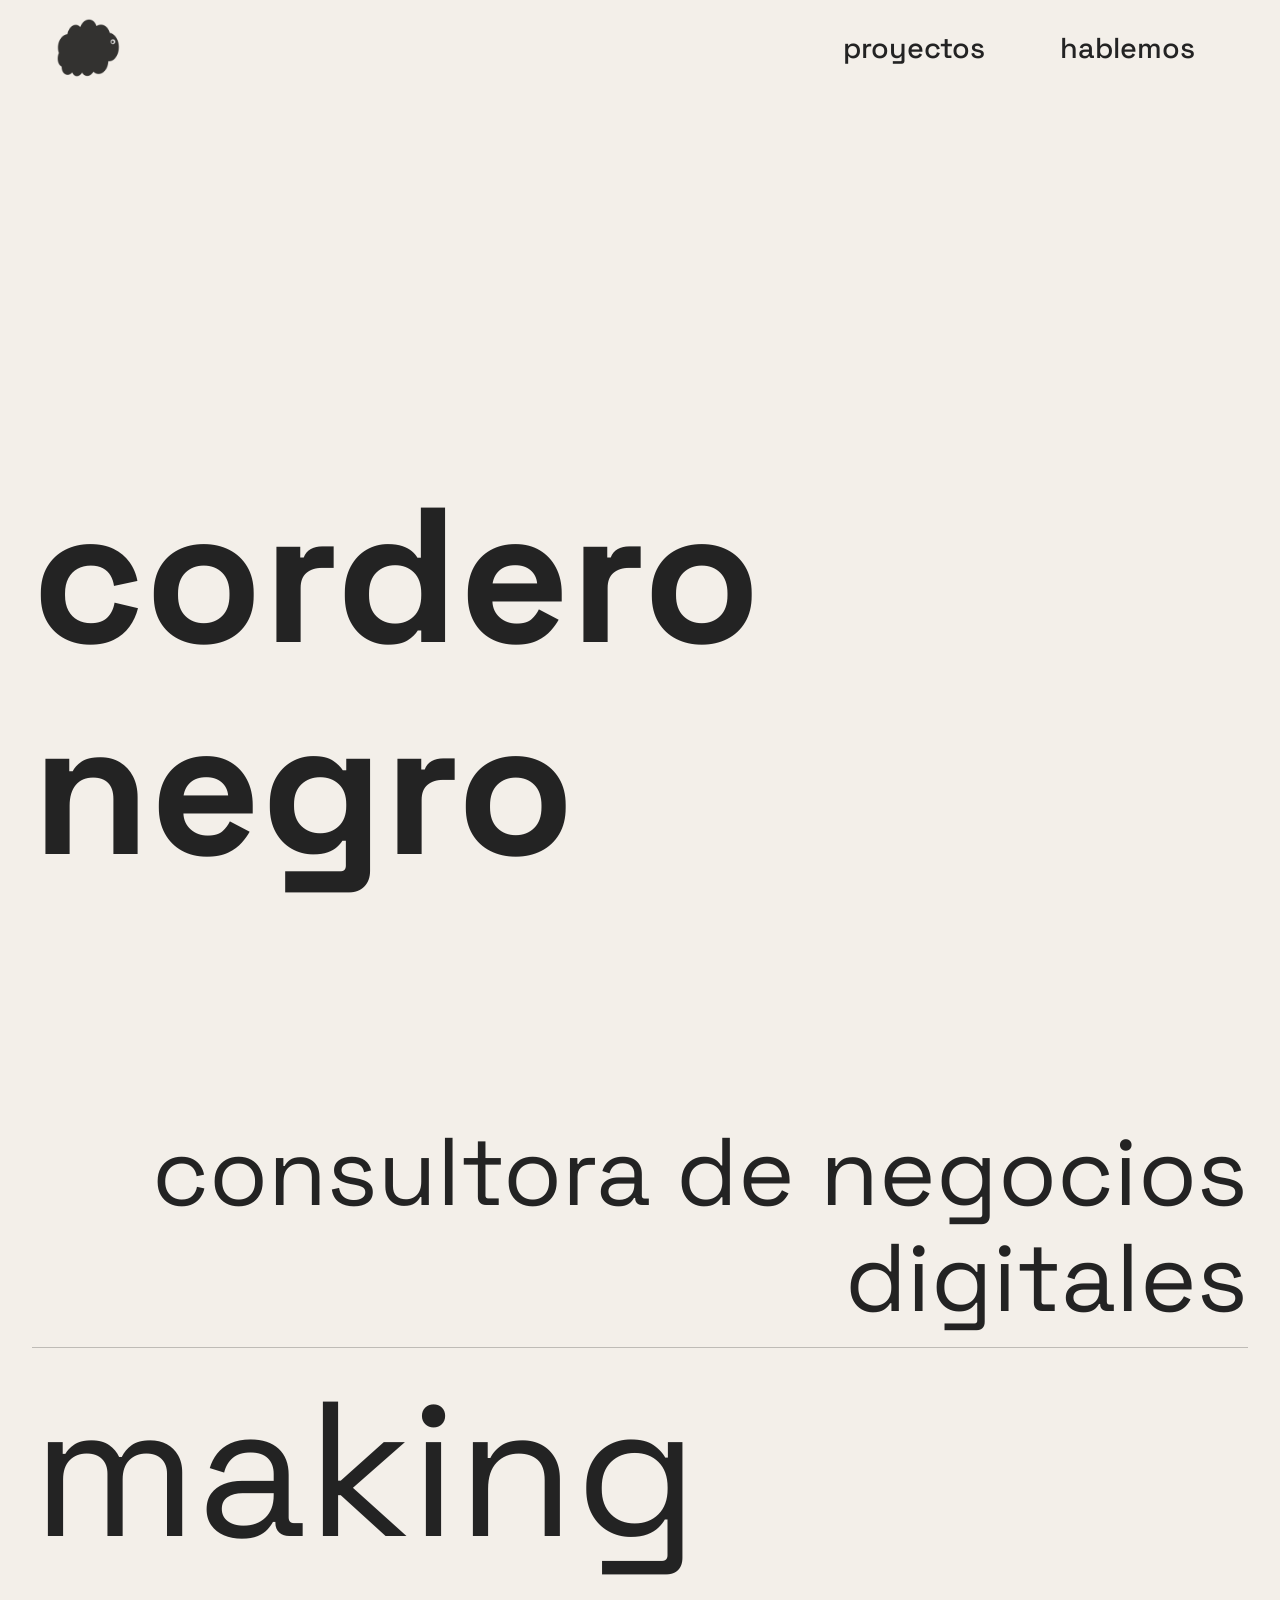
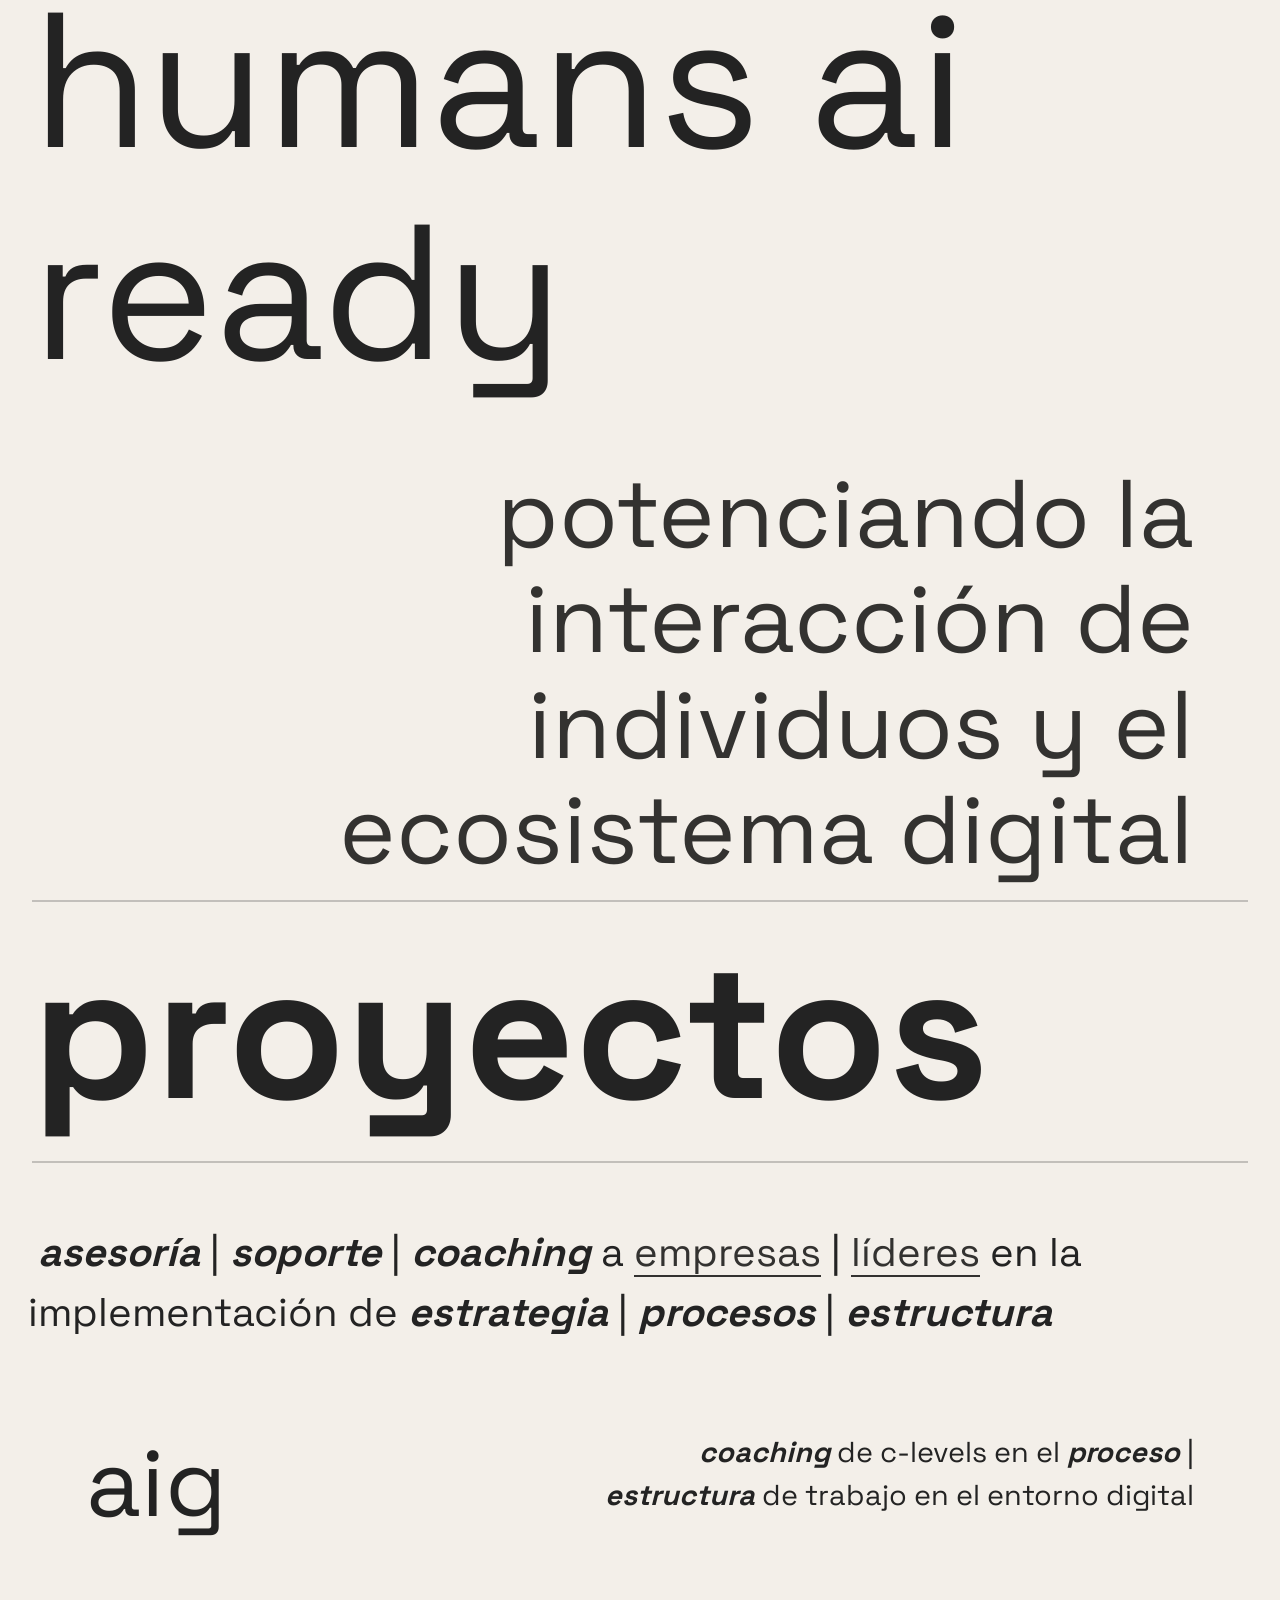
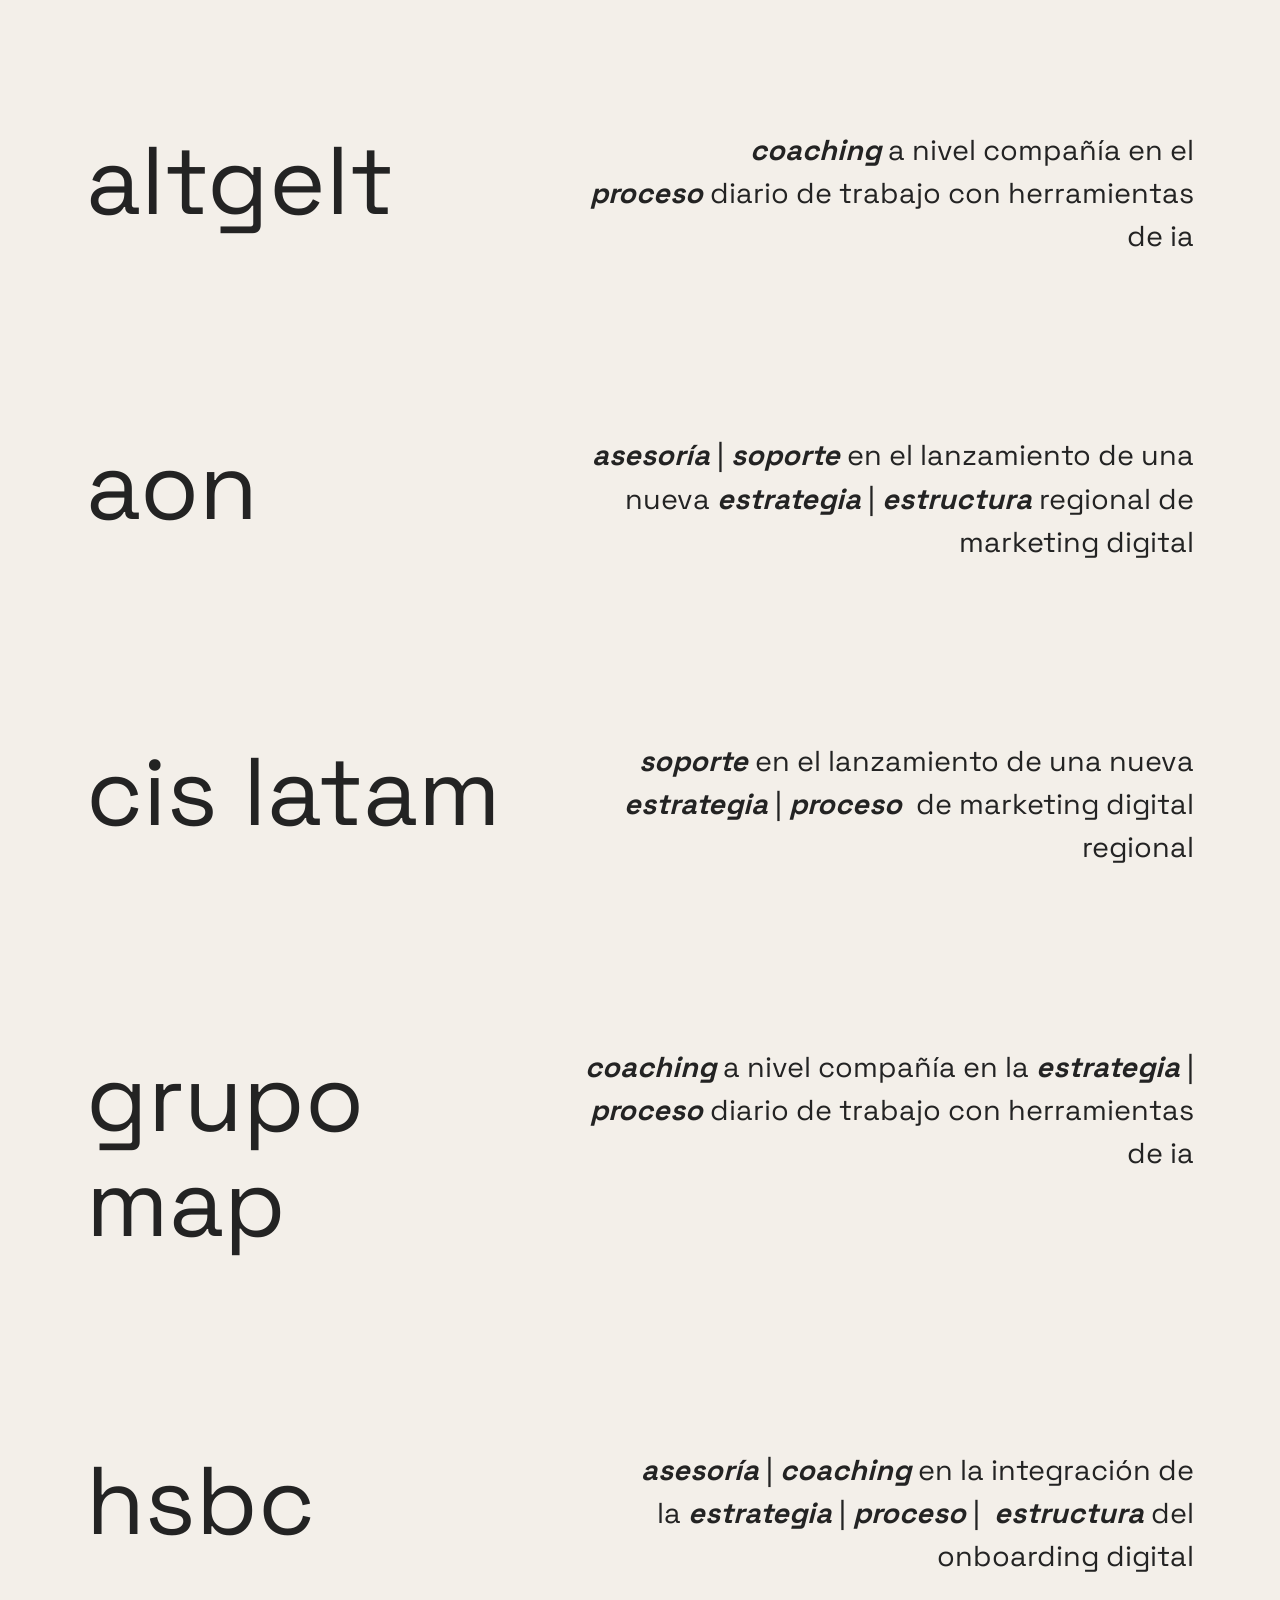
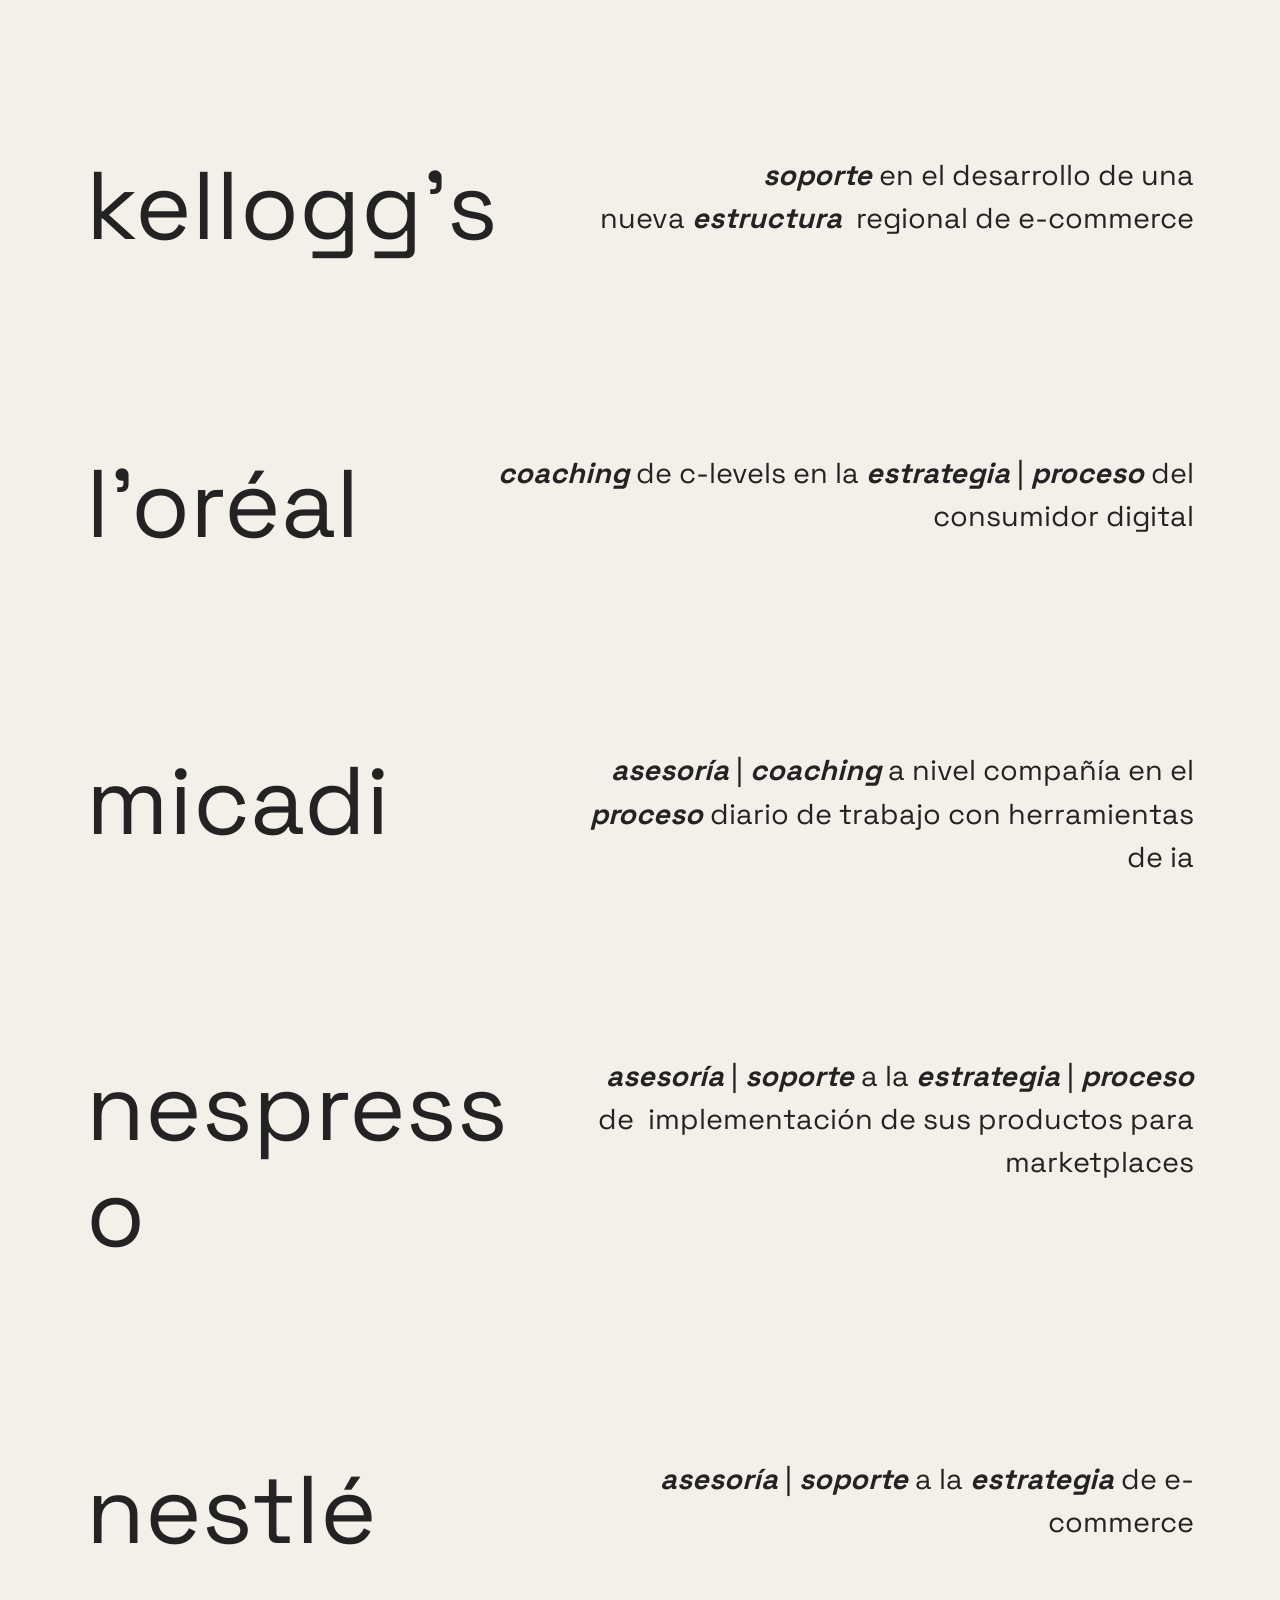
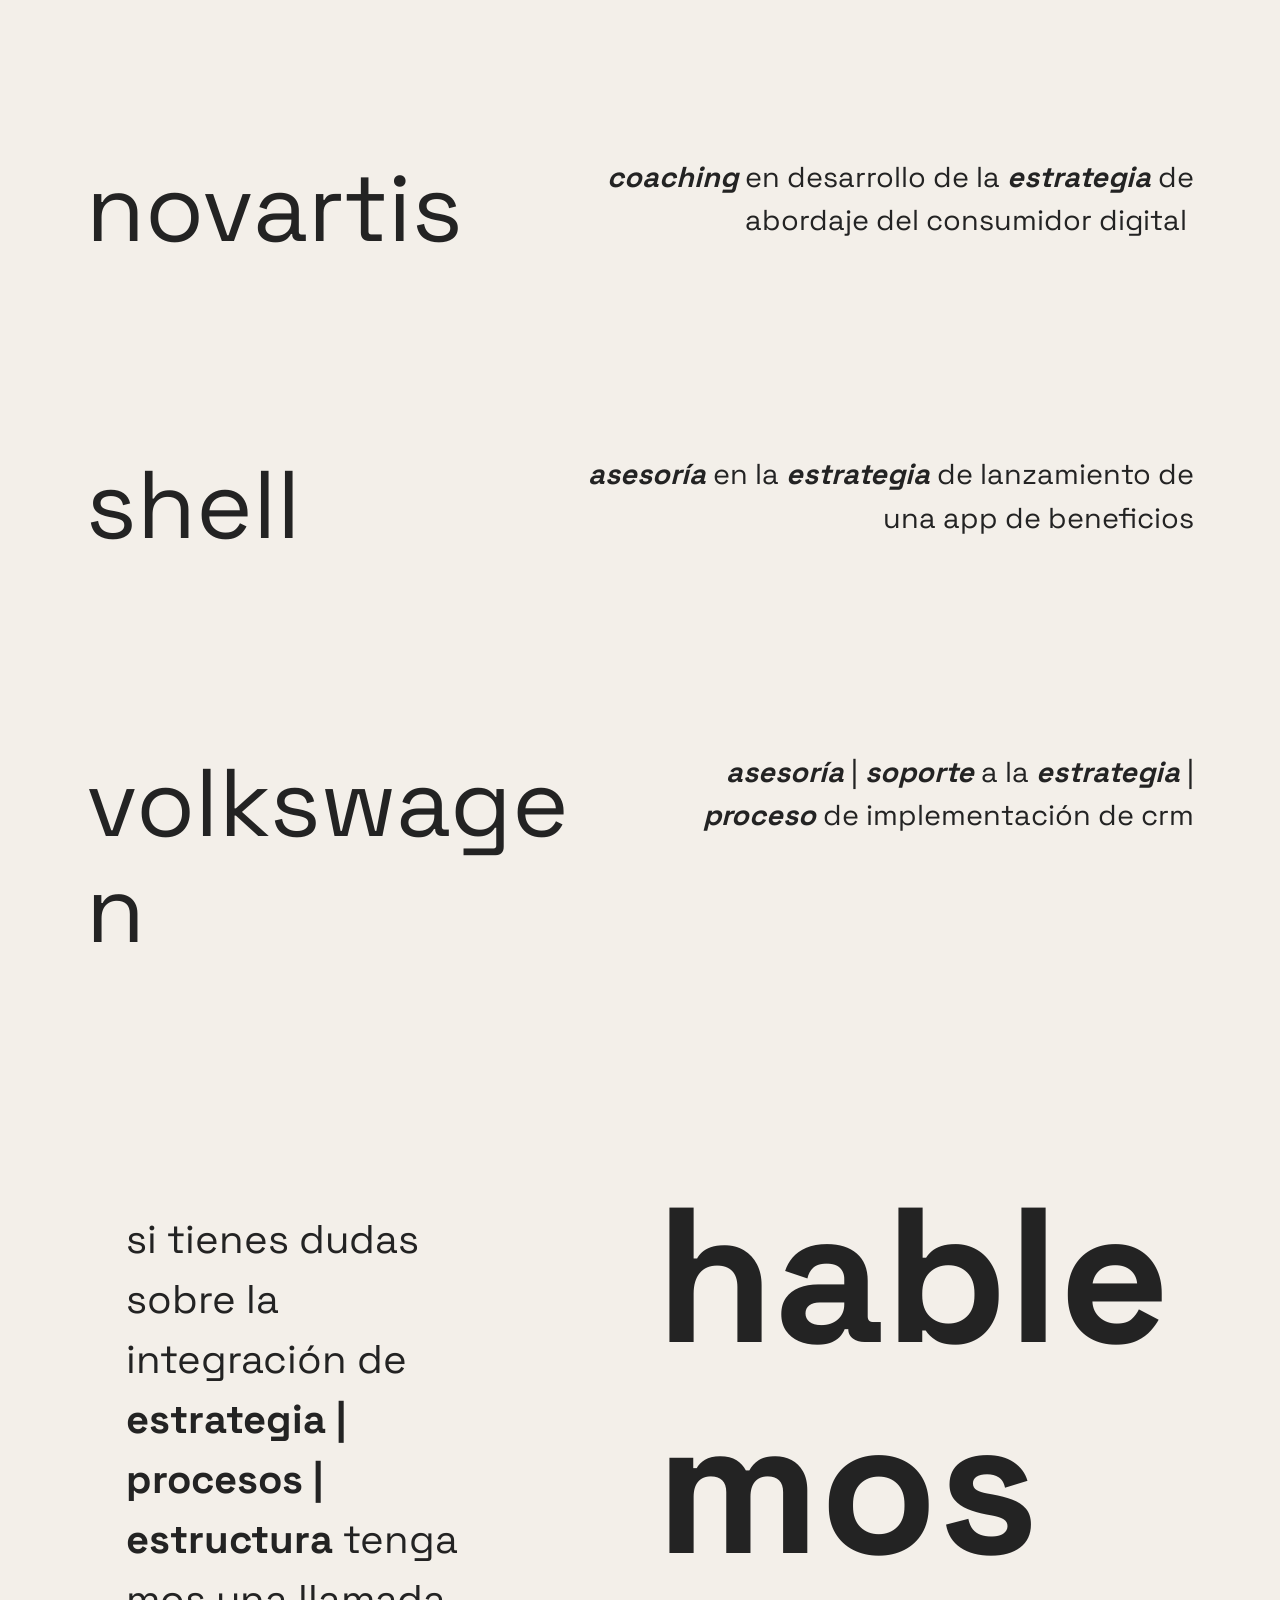
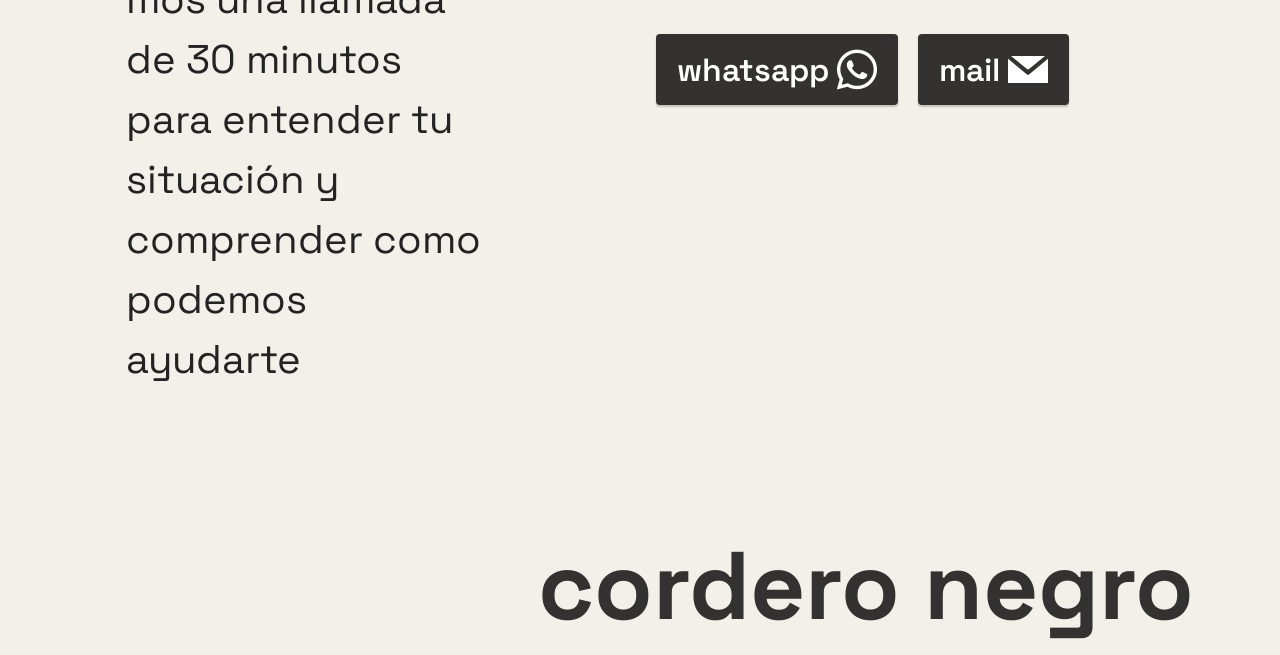
<file: index.html>
<!DOCTYPE html>
<html  >
<head>
<html lang="es">

  <meta charset="UTF-8">
  <link rel="canonical" href="[https://corderonegro.be]">
  <meta property="og:title" content="[Cordero Negro, consultora de negocios digitales, Making Humans AI Ready]">
  <meta property="og:url" content="[https://corderonegro.be]">

  <meta charset="UTF-8">
  <meta http-equiv="X-UA-Compatible" content="IE=edge">
  <meta name="generator" content="Making Humans AI Ready">
  <meta name="twitter:card" content="summary_large_image"/>
  <meta name="twitter:image:src" content="assets/images/index-meta.png">
  <meta property="og:image" content="assets/images/index-meta.png">
  <meta name="twitter:title" content="Cordero Negro">
  <meta name="viewport" content="width=device-width, initial-scale=1, minimum-scale=1">
  <link rel="shortcut icon" href="assets/images/cordero-negro-5-96x96.png" type="image/x-icon">
  <meta name="description" content="consultora de negocios digitales. Making Humans AI Ready
asesoría | soporte | coaching a empresas | líderes en la implementación de estrategia | procesos | estructura">
  
  
  <title>Cordero Negro</title>
  <link rel="stylesheet" href="assets/bootstrap/css/bootstrap.min.css">
  <link rel="stylesheet" href="assets/bootstrap/css/bootstrap-grid.min.css">
  <link rel="stylesheet" href="assets/bootstrap/css/bootstrap-reboot.min.css">
  <link rel="stylesheet" href="assets/animatecss/animate.css">
  <link rel="stylesheet" href="assets/dropdown/css/style.css">
  <link rel="stylesheet" href="assets/socicon/css/styles.css">
  <link rel="stylesheet" href="assets/theme/css/style.css">
  <link rel="preload" href="https://fonts.googleapis.com/css?family=Space+Grotesk:300,400,500,600,700&display=swap" as="style" onload="this.onload=null;this.rel='stylesheet'">
  <noscript><link rel="stylesheet" href="https://fonts.googleapis.com/css?family=Space+Grotesk:300,400,500,600,700&display=swap"></noscript>
  <link rel="preload" as="style" href="assets/mobirise/css/mbr-additional.css"><link rel="stylesheet" href="assets/mobirise/css/mbr-additional.css" type="text/css">

  
  
  
</head>
<body>

<!-- Analytics -->
<!-- Google tag (gtag.js) -->
<script async src="https://www.googletagmanager.com/gtag/js?id=G-KPYJSKH6BB"></script>
<script>
  window.dataLayer = window.dataLayer || [];
  function gtag(){dataLayer.push(arguments);}
  gtag('js', new Date());

  gtag('config', 'G-KPYJSKH6BB');
</script>
<!-- /Analytics -->


  
  <section data-bs-version="5.1" class="menu menu1 cid-tXj2NPZNvj" once="menu" id="menu1-1">
    

    <nav class="navbar navbar-dropdown navbar-expand-lg">
        <div class="container-fluid">
            <div class="navbar-brand">
                <span class="navbar-logo">
                    <a href="index.html">
                        <img src="assets/images/cordero-negro-5-96x96.png" alt="Cordero Negro, Making Humans AI Ready" style="height: 4.8rem;">
                    </a>
                </span>
                
            </div>
            <button class="navbar-toggler" type="button" data-toggle="collapse" data-bs-toggle="collapse" data-target="#navbarSupportedContent" data-bs-target="#navbarSupportedContent" aria-controls="navbarNavAltMarkup" aria-expanded="false" aria-label="Toggle navigation">
                <div class="hamburger">
                    <span></span>
                    <span></span>
                    <span></span>
                    <span></span>
                </div>
            </button>
            <div class="collapse navbar-collapse" id="navbarSupportedContent">
                <ul class="navbar-nav nav-dropdown nav-right" data-app-modern-menu="true"><li class="nav-item"><a class="nav-link link text-black text-primary display-4" href="index.html#content6-3">proyectos</a></li>
                    <li class="nav-item"><a class="nav-link link text-black text-primary display-4" href="index.html#header06-g">hablemos</a>
                    </li>
				</ul>

                
                
            </div>
        </div>
    </nav>
</section>

<section data-bs-version="5.1" class="header3 cid-tXiYv2zfTS mbr-fullscreen" id="header3-0">
    

    <div class="align-center container-fluid">
        <div class="row">
            <div class="col-12 col-lg-12">
                <h2 class="mbr-section-title mbr-fonts-style mb-3 display-1"><strong><br></strong><br><strong>cordero negro</strong></h2>
                <h1 class="mbr-section-subtitle mbr-fonts-style mb-3 display-2"><br><br>consultora de negocios digitales<br></h1>
                <hr class="line">
		<h2 class="mbr-section-title mbr-fonts-style mb-3 display-1">making humans ai ready<br></h2>
            </div>
        </div>
    </div>
</section>

<section data-bs-version="5.1" class="content5 cid-tYs1QnUBOi" id="content5-n">
    
    <div class="container">
        <div class="row justify-content-center">
            <div class="col-md-12 col-lg-12">
                
                
                <p class="mbr-text mbr-fonts-style display-2">
                    potenciando la interacción de individuos y el ecosistema digital</p>
            </div>
        </div>
    </div>
</section>

<section data-bs-version="5.1" class="content6 cid-tXj5d3Isyh" id="content6-3">
    
    <div class="container-fluid">
        <div class="row justify-content-center">
            <div class="col-md-12 col-lg-12">
                <hr class="line">
                <p class="mbr-text align-center mbr-fonts-style my-4 display-1">
                    <strong>proyectos</strong></p>
                <hr class="line">
            </div>
<h3 class="mbr-text mbr-fonts-style display-5"><br><strong><em>&nbsp;asesoría</em></strong> | <strong><em>soporte</em></strong> | <strong><em>coaching</em></strong> a <em><a href="#" class="text-primary">empresas</a></em> | <em><a href="#" class="text-primary">líderes</a></em> en la implementación de <strong><em>estrategia</em></strong> | <strong><em>procesos</em></strong> | <strong><em>estructura</em></strong>&nbsp;</h3>
        </div>
    </div>
</section>

<section data-bs-version="5.1" class="content10 cid-tXjOCiKVKF" id="content10-c">
    
    <div class="container">
        <div class="row justify-content-center">
            <div class="col-12 col-md">
                
                <h6 class="mbr-section-subtitle mbr-fonts-style mb-4 display-2">
                    aig</h6>
            </div>
            <div class="col-md-12 col-lg-7">
                <p class="mbr-text mbr-fonts-style display-4"><strong><em>coaching</em></strong> de c-levels en el <strong><em>proceso&nbsp;</em></strong>|&nbsp;<strong><em>estructura</em></strong>&nbsp;de trabajo en el entorno digital</p>
            </div>
        </div>
    </div>
</section>
<section data-bs-version="5.1" class="content10 cid-tXjOCiKVKF" id="content10-c">

    <div class="container">
        <div class="row justify-content-center">
            <div class="col-12 col-md">
                
                <h6 class="mbr-section-subtitle mbr-fonts-style mb-4 display-2">
                    altgelt</h6>
            </div>
            <div class="col-md-12 col-lg-7">
                <p class="mbr-text mbr-fonts-style display-4"><strong><em>coaching</em></strong> a nivel compañía en el <strong><em>proceso&nbsp;</em></strong>diario de trabajo con herramientas de ia</p>
            </div>
        </div>
    </div>
</section>

<section data-bs-version="5.1" class="content10 cid-tXjOCiKVKF" id="content11">
    
    <div class="container">
        <div class="row justify-content-center">
            <div class="col-12 col-md">
                
                <h6 class="mbr-section-subtitle mbr-fonts-style mb-4 display-2">
                    aon</h6>
            </div>
            <div class="col-md-12 col-lg-7">
                <p class="mbr-text mbr-fonts-style display-4"><strong><em>asesoría&nbsp;</em></strong>|&nbsp;<strong><em>soporte</em></strong> en el lanzamiento de una nueva <strong><em>estrategia&nbsp;</em></strong>|&nbsp;<strong><em>estructura</em></strong>&nbsp;regional de marketing digital</p>
            </div>
        </div>
    </div>
</section>

<section data-bs-version="5.1" class="content10 cid-tXjOCiKVKF" id="content11">
    
    <div class="container">
        <div class="row justify-content-center">
            <div class="col-12 col-md">
                
                <h6 class="mbr-section-subtitle mbr-fonts-style mb-4 display-2">
                    cis latam</h6>
            </div>
            <div class="col-md-12 col-lg-7">
                <p class="mbr-text mbr-fonts-style display-4"><strong><em>soporte</em></strong> en el lanzamiento de una nueva <strong><em>estrategia&nbsp;</em></strong>|&nbsp;<strong><em>proceso</em></strong>&nbsp; de marketing digital regional</p>
            </div>
        </div>
    </div>
</section>
<section data-bs-version="5.1" class="content10 cid-tXjOCiKVKF" id="content10-c">

    <div class="container">
        <div class="row justify-content-center">
            <div class="col-12 col-md">
                
                <h6 class="mbr-section-subtitle mbr-fonts-style mb-4 display-2">
                    grupo map</h6>
            </div>
            <div class="col-md-12 col-lg-7">
                <p class="mbr-text mbr-fonts-style display-4"><strong><em>coaching</em></strong> a nivel compañía en la <strong><em>estrategia&nbsp;</em></strong>|&nbsp;<strong><em>proceso</em></strong> diario de trabajo con herramientas de ia</p>
            </div>
        </div>
    </div>
</section>

<section data-bs-version="5.1" class="content10 cid-tXjqHGizbC" id="content10-8">
    
    <div class="container">
        <div class="row justify-content-center">
            <div class="col-12 col-md">
                
                <h6 class="mbr-section-subtitle mbr-fonts-style mb-4 display-2">
                    hsbc</h6>
            </div>
            <div class="col-md-12 col-lg-7">
                <p class="mbr-text mbr-fonts-style display-4"><strong><em>asesoría&nbsp;</em></strong>|&nbsp;<strong><em>coaching</em></strong> en la integración de la&nbsp;<em><strong>estrategia&nbsp;</strong></em>|&nbsp;<strong><em>proceso&nbsp;</em></strong>|&nbsp; <strong><em>estructura&nbsp;</em></strong>del onboarding digital</p>
            </div>
        </div>
    </div>
</section>

<section data-bs-version="5.1" class="content10 cid-tXjpLywMuo" id="content10-6">
    
    <div class="container">
        <div class="row justify-content-center">
            <div class="col-12 col-md">
                
                <h6 class="mbr-section-subtitle mbr-fonts-style mb-4 display-2">
                    kellogg's</h6>
            </div>
            <div class="col-md-12 col-lg-7">
                <p class="mbr-text mbr-fonts-style display-4"><strong><em>soporte</em></strong><strong> </strong>en el&nbsp;desarrollo de una nueva&nbsp;<strong><em>estructura&nbsp; </em></strong>regional de e-commerce</p>
            </div>
        </div>
    </div>
</section>

<section data-bs-version="5.1" class="content10 cid-tXjMH7kL2V" id="content10-b">
    
    <div class="container">
        <div class="row justify-content-center">
            <div class="col-12 col-md">
                
                <h6 class="mbr-section-subtitle mbr-fonts-style mb-4 display-2">l'oréal</h6>
            </div>
            <div class="col-md-12 col-lg-8">
                <p class="mbr-text mbr-fonts-style display-4"><strong><em>coaching</em></strong> de c-levels en la <strong><em>estrategia&nbsp;</em></strong>|&nbsp;<strong><em>proceso</em></strong>&nbsp;del consumidor digital</p>
            </div>
        </div>
    </div>
</section>
	
<section data-bs-version="5.1" class="content10 cid-tXjpLywMuo" id="content10-6">
    
    <div class="container">
        <div class="row justify-content-center">
            <div class="col-12 col-md">
                
                <h6 class="mbr-section-subtitle mbr-fonts-style mb-4 display-2">
                    micadi</h6>
            </div>
            <div class="col-md-12 col-lg-7">
                <p class="mbr-text mbr-fonts-style display-4"><strong><em>asesoría&nbsp;</em></strong>|&nbsp;<strong><em>coaching</em></strong> a nivel compañía en el <strong><em>proceso&nbsp;</em></strong>diario de trabajo con herramientas de ia</p>
            </div>
        </div>
    </div>
</section>

<section data-bs-version="5.1" class="content10 cid-tXj4FKSVwB" id="content10-2">
    
    <div class="container">
        <div class="row justify-content-center">
            <div class="col-12 col-md">
                
                <h6 class="mbr-section-subtitle mbr-fonts-style mb-4 display-2">
                    nespresso</h6>
            </div>
            <div class="col-md-12 col-lg-7">
                <p class="mbr-text mbr-fonts-style display-4"><strong><em>asesoría&nbsp;</em></strong>|&nbsp;<strong><em>soporte</em></strong><em> </em>a&nbsp;la <strong><em>estrategia&nbsp;</em></strong>|&nbsp;<strong><em>proceso</em></strong> de&nbsp; implementación de sus productos para marketplaces</p>
            </div>
        </div>
    </div>
</section>

<section data-bs-version="5.1" class="content10 cid-tXjPp5X74q" id="content10-d">
    
    <div class="container">
        <div class="row justify-content-center">
            <div class="col-12 col-md">
                
                <h6 class="mbr-section-subtitle mbr-fonts-style mb-4 display-2">
                    nestlé</h6>
            </div>
            <div class="col-md-12 col-lg-7">
                <p class="mbr-text mbr-fonts-style display-4"><strong><em>asesoría&nbsp;</em></strong>|&nbsp;<strong><em>soporte</em></strong> a la <strong><em>estrategia</em></strong> de e-commerce</p>
            </div>
        </div>
    </div>
</section>

<section data-bs-version="5.1" class="content10 cid-tXjGVISHDx" id="content10-9">
    
    <div class="container">
        <div class="row justify-content-center">
            <div class="col-12 col-md">
                
                <h6 class="mbr-section-subtitle mbr-fonts-style mb-4 display-2">novartis</h6>
            </div>
            <div class="col-md-12 col-lg-7">
                <p class="mbr-text mbr-fonts-style display-4"><em><strong>coaching</strong></em><strong>&nbsp;</strong>en desarrollo de la<strong> </strong><strong><em>estrategia</em></strong><strong> </strong>de abordaje del consumidor digital&nbsp;</p>
            </div>
        </div>
    </div>
</section>

<section data-bs-version="5.1" class="content10 cid-tXjqFNaQP0" id="content10-7">
    
    <div class="container">
        <div class="row justify-content-center">
            <div class="col-12 col-md">
                
                <h6 class="mbr-section-subtitle mbr-fonts-style mb-4 display-2">
                    shell</h6>
            </div>
            <div class="col-md-12 col-lg-7">
                <p class="mbr-text mbr-fonts-style display-4"><strong><em>asesoría</em></strong><strong> </strong>en&nbsp;la <strong><em>estrategia</em></strong> de lanzamiento de una app de beneficios</p>
            </div>
        </div>
    </div>
</section>

<section data-bs-version="5.1" class="content10 cid-tXjHHPZ6wx" id="content10-a">
    
    <div class="container">
        <div class="row justify-content-center">
            <div class="col-12 col-md">
                
                <h6 class="mbr-section-subtitle mbr-fonts-style mb-4 display-2">
                    volkswagen</h6>
            </div>
            <div class="col-md-12 col-lg-6">
                <p class="mbr-text mbr-fonts-style display-4"><strong><em>asesoría&nbsp;</em></strong>|&nbsp;<strong><em>soporte</em></strong>&nbsp;a la <strong><em>estrategia&nbsp;</em></strong>|&nbsp;<strong><em>proceso</em></strong> de implementación de crm</p>
            </div>
        </div>
    </div>
</section>

<section data-bs-version="5.1" class="header6 cid-tXjV50zWv2" id="header06-g">
	

	
	

	<div class="container">
		<div class="row">
			<div class="col-12 col-lg-5">
				<div class="card-wrapper">
					<h3 class="mbr-section-cardtitle mbr-fonts-style mb-2 display-5">si tienes dudas sobre la integración de<strong> estrategia | procesos | estructura&nbsp;</strong>tengamos una llamada de 30 minutos para entender tu situación y comprender como podemos ayudarte</h3>

					
				</div>
			</div>
			<div class="col-12 col-lg-6">
				<h1 class="mbr-section-title mbr-fonts-style mb-4 display-1">
					<strong>hable</strong><br><strong>mos</strong></h1>
				
				
				<div class="mbr-section-btn mt-4"><a class="btn btn-primary display-7" href="https://wa.me/525564135562"><span class="socicon socicon-whatsapp mbr-iconfont mbr-iconfont-btn"></span>whatsapp</a>
					<a class="btn btn-primary display-7" href="mailto:fran@corderonegro.be"><span class="socicon socicon-mail mbr-iconfont mbr-iconfont-btn"></span>mail</a></div>
			</div>
		</div>
	</div>
</section>

<section data-bs-version="5.1" class="footer7 cid-tXuznkaFqH" once="footers" id="footer7-m">

    

    

    <div class="container">
        <div class="media-container-row align-center mbr-white">
            <div class="col-12">
                <p class="mbr-text mb-0 mbr-fonts-style display-2"><strong>cordero negro</strong></p>
            </div>
        </div>
    </div>
</section>
<script src="assets/bootstrap/js/bootstrap.bundle.min.js"></script>  <script src="assets/smoothscroll/smooth-scroll.js"></script>  <script src="assets/ytplayer/index.js"></script>  <script src="assets/dropdown/js/navbar-dropdown.js"></script>  <script src="assets/theme/js/script.js"></script>  
  
  
 <div id="scrollToTop" class="scrollToTop mbr-arrow-up"><a style="text-align: center;"><i class="mbr-arrow-up-icon mbr-arrow-up-icon-cm cm-icon cm-icon-smallarrow-up"></i></a></div>
    <input name="animation" type="hidden">
<script type="application/ld+json">
{
  "@context": "https://schema.org",
  "@type": "Organization",
  "name": "Cordero Negro",
  "url": "https://corderonegro.be",
  "logo": "https://corderonegro.be/assets/images/cordero-negro-5-96x96.png",
  "sameAs": [
    "https://www.linkedin.com/company/corderonegro",
    "https://www.wikidata.org/wiki/Q135449298",
"https://www.openstreetmap.org/?mlat=19.4313939&mlon=-99.2015085"
  ],
  "description": "Consultora de negocios digitales. Asesoría, soporte y coaching en estrategia, procesos y estructura."
}
{
  "@context": "https://schema.org",
  "@type": "FAQPage",
  "mainEntity": [
    {
      "@type": "Question",
      "name": "¿Qué es Cordero Negro?",
      "acceptedAnswer": {
        "@type": "Answer",
        "text": "Es una consultora de negocios digitales especializada en estrategia, procesos y estructura para empresas y líderes."
      }
    },
    {
      "@type": "Question",
      "name": "¿Qué hace Cordero Negro?",
      "acceptedAnswer": {
        "@type": "Answer",
        "text": "Ofrece asesoría, soporte y coaching para implementar transformaciones digitales efectivas."
      }
    }
  ]
}
</script>
<script type="application/ld+json">
{
  "@context": "https://schema.org",
  "@type": "Person",
  "name": "Francisco Llambí",
  "jobTitle": "Director en Cordero Negro",
  "worksFor": {
    "@type": "Organization",
    "name": "Cordero Negro"
  },
  "sameAs": [
    "https://www.linkedin.com/in/franciscollambi"
  ]
}
</script>
<script type="application/ld+json">
{
  "@context": "https://schema.org",
  "@type": "FAQPage",
  "mainEntity": [
    {
      "@type": "Question",
      "name": "¿Qué es Cordero Negro?",
      "acceptedAnswer": {
        "@type": "Answer",
        "text": "Es una consultora de negocios digitales especializada en estrategia, procesos y estructura para empresas y líderes."
      }
    },
    {
      "@type": "Question",
      "name": "¿Qué hace Cordero Negro?",
      "acceptedAnswer": {
        "@type": "Answer",
        "text": "Ofrece asesoría, soporte y coaching para implementar transformaciones digitales efectivas."
      }
    }
  ]
}
</script>
  </body>
</html>
</file>
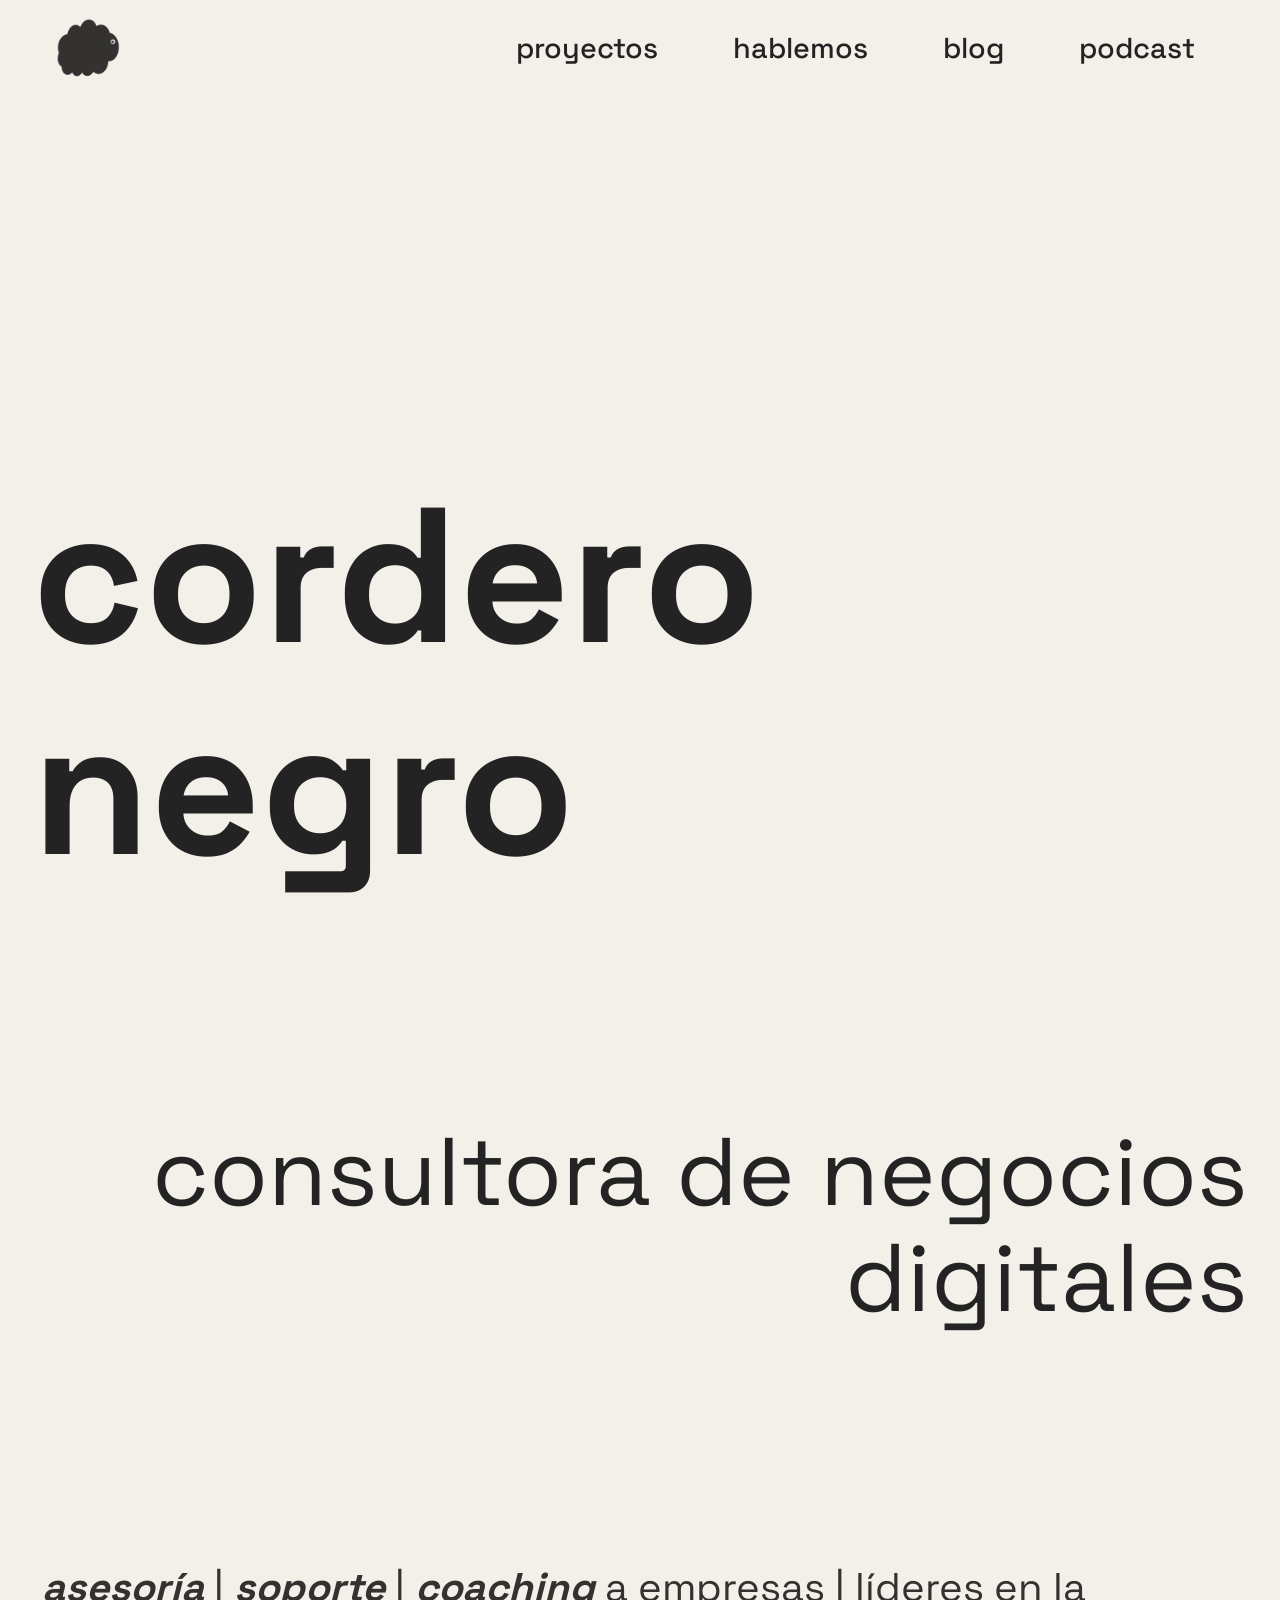
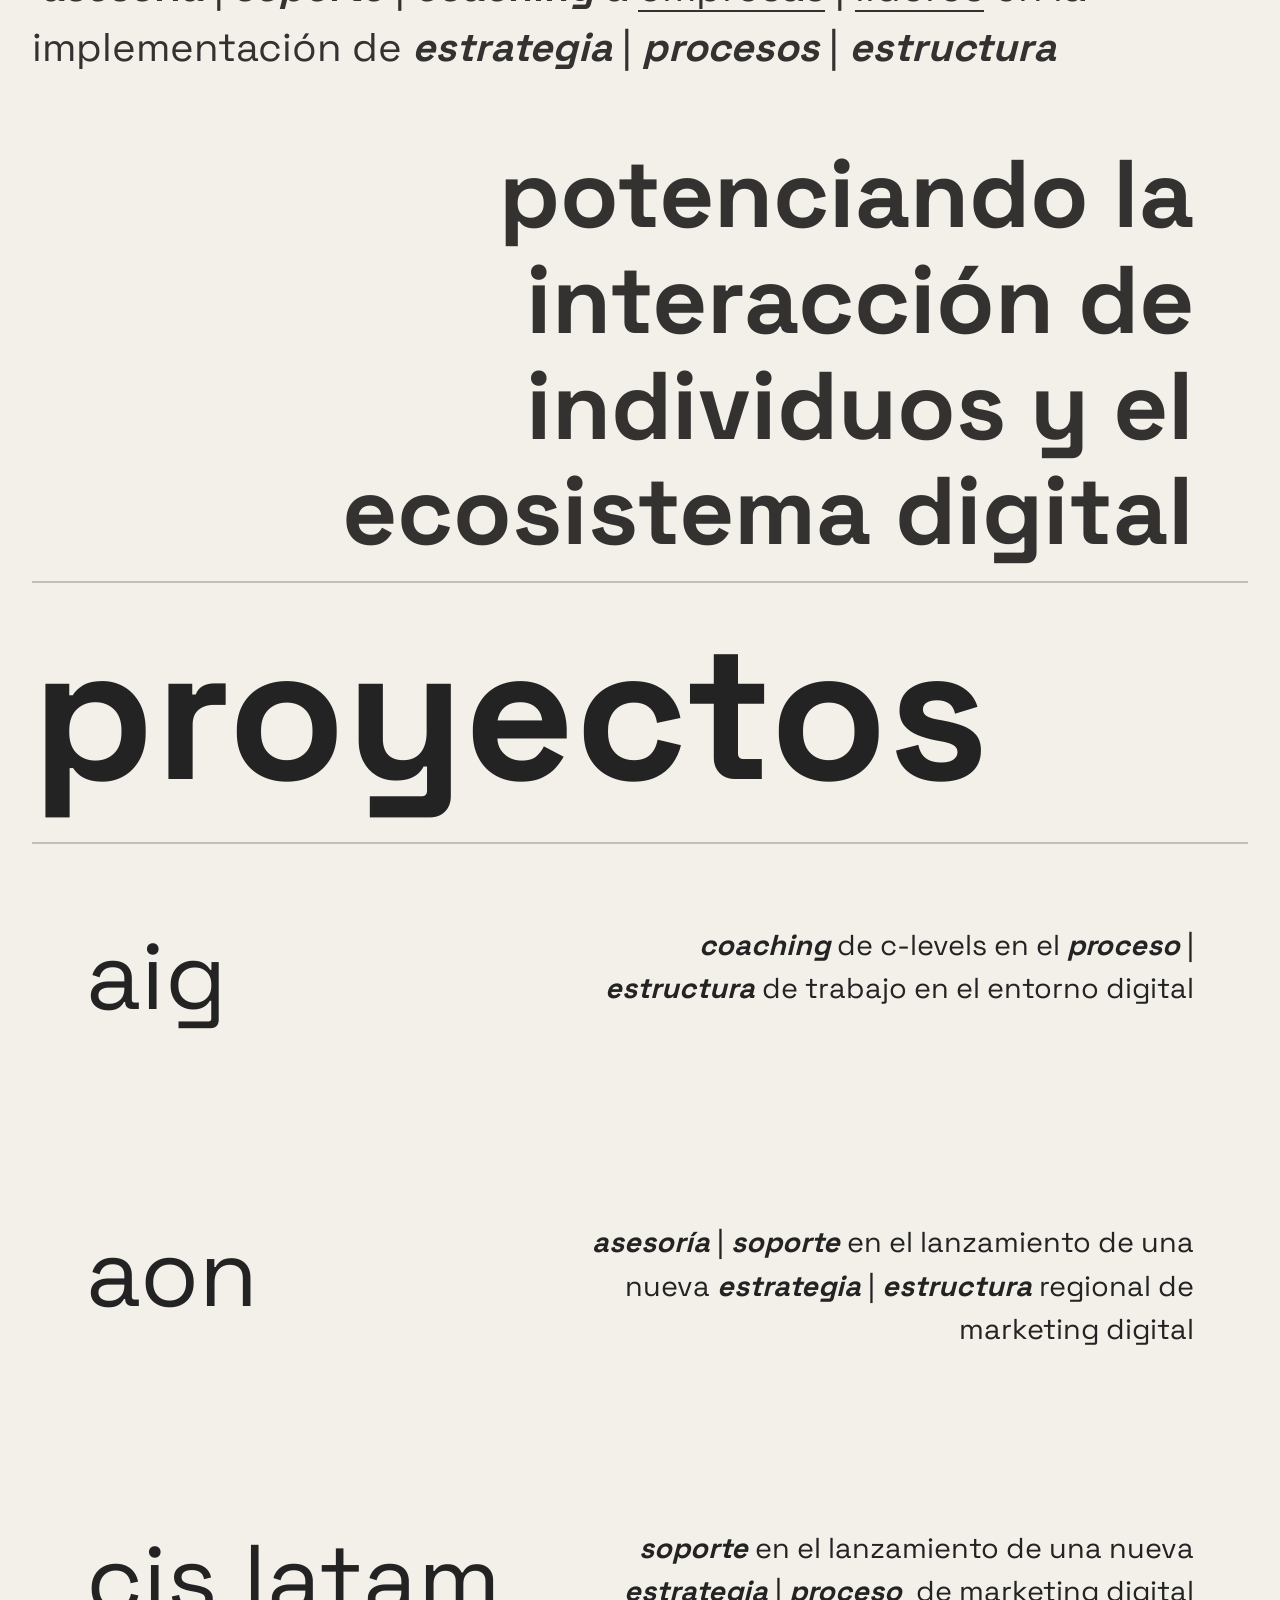
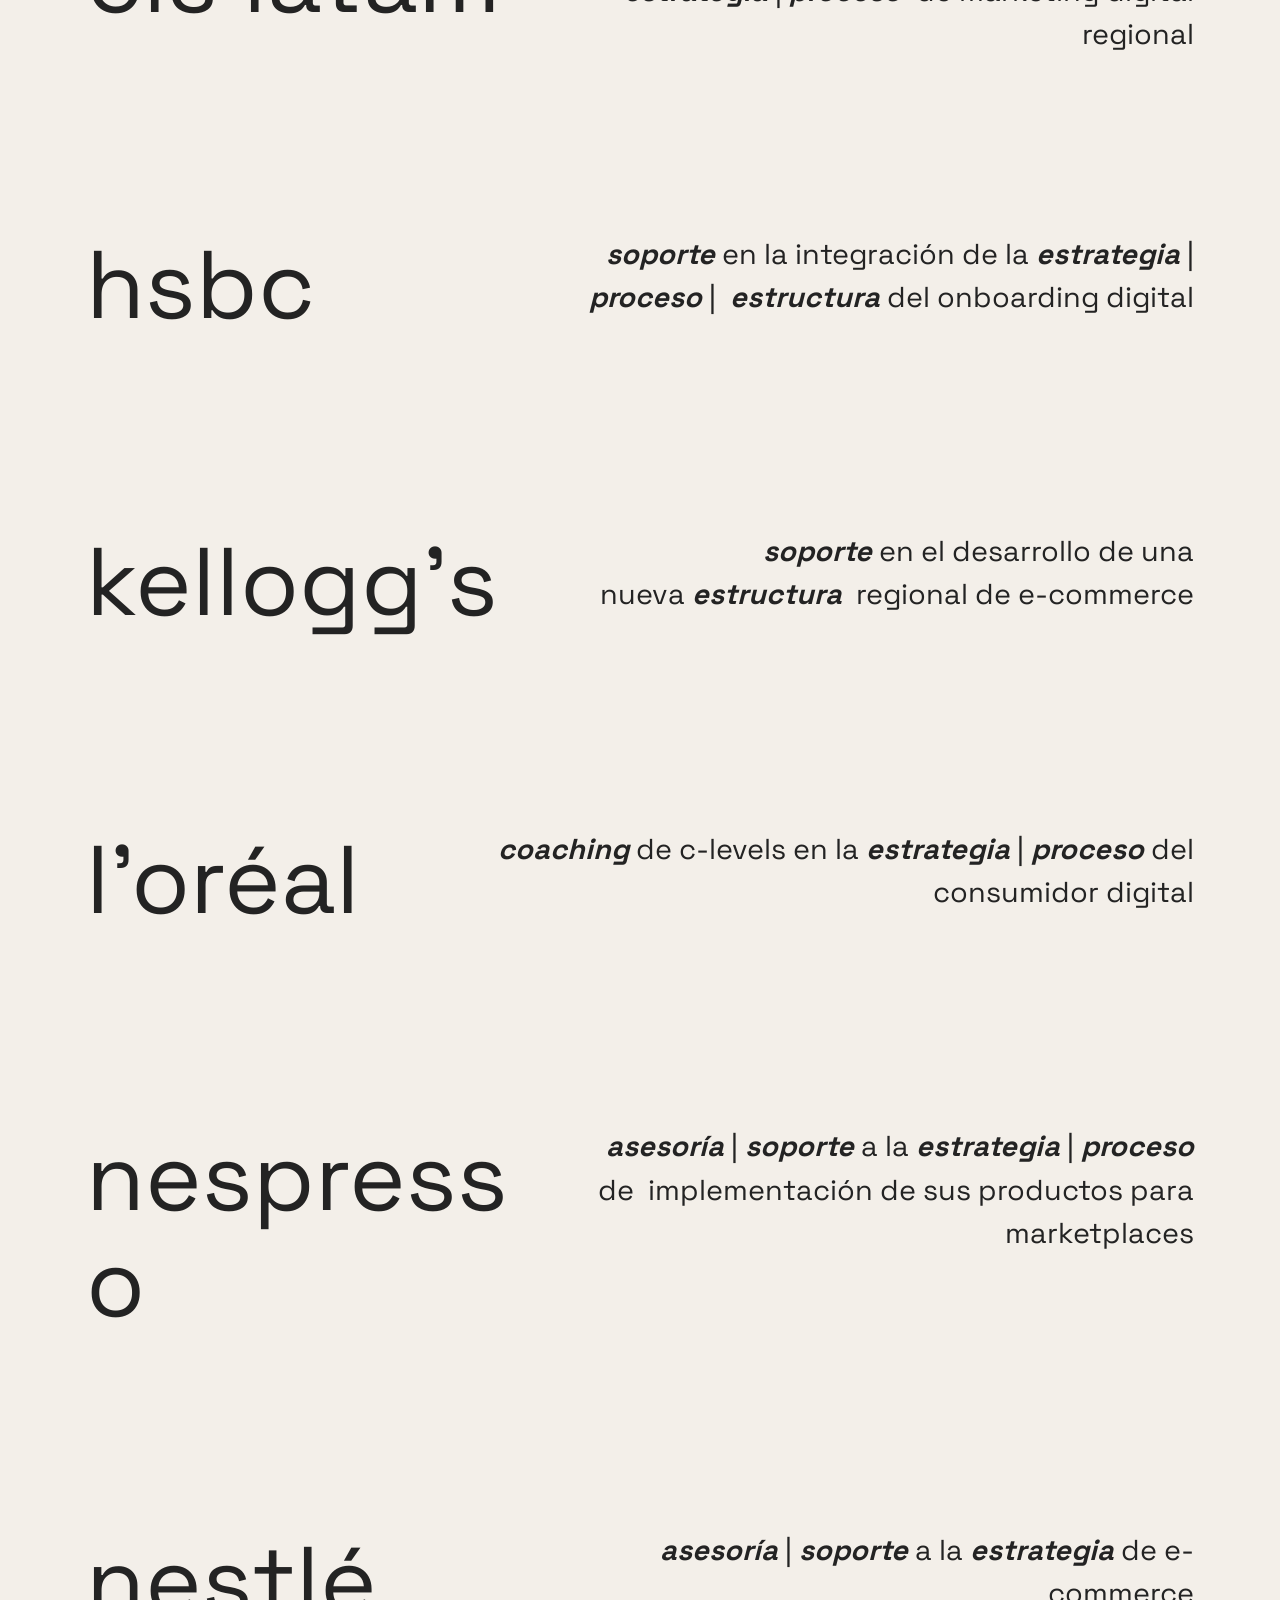
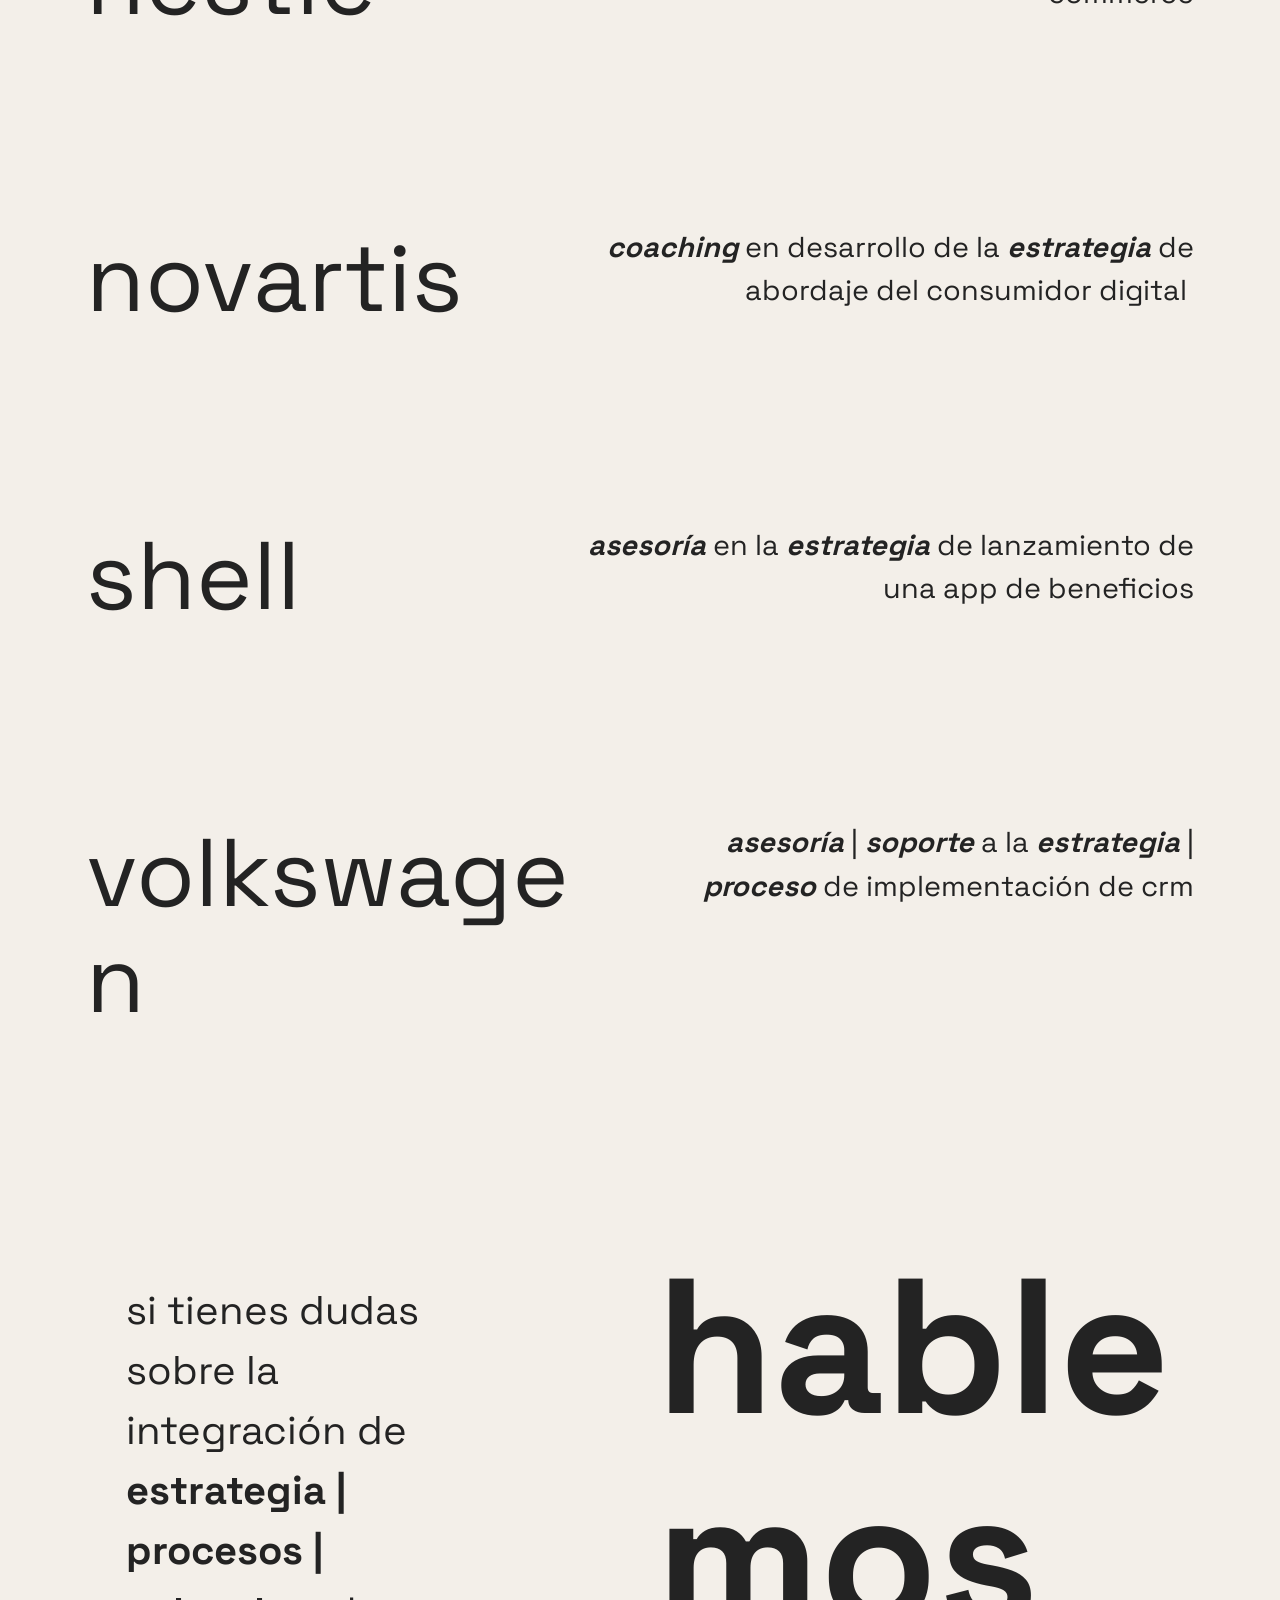
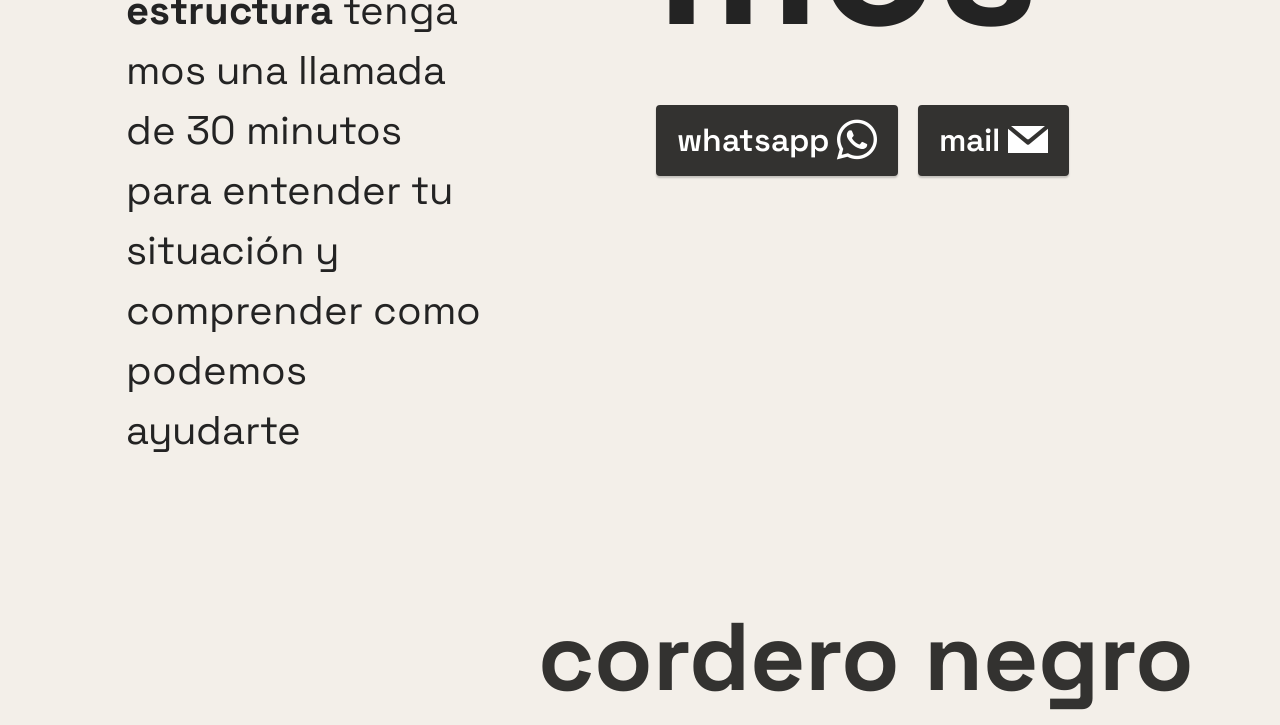
<file: Copia de index.html>
<!DOCTYPE html>
<html  >
<head>
  <!-- Site made with Mobirise Website Builder v5.9.0, https://mobirise.com -->
  <meta charset="UTF-8">
  <meta http-equiv="X-UA-Compatible" content="IE=edge">
  <meta name="generator" content="Mobirise v5.9.0, mobirise.com">
  <meta name="twitter:card" content="summary_large_image"/>
  <meta name="twitter:image:src" content="assets/images/index-meta.png">
  <meta property="og:image" content="assets/images/index-meta.png">
  <meta name="twitter:title" content="Cordero Negro">
  <meta name="viewport" content="width=device-width, initial-scale=1, minimum-scale=1">
  <link rel="shortcut icon" href="assets/images/cordero-negro-5-96x96.png" type="image/x-icon">
  <meta name="description" content="consultora de negocios digitales.
asesoría | soporte | coaching a empresas | líderes en la implementación de estrategia | procesos | estructura">
  
  
  <title>Cordero Negro</title>
  <link rel="stylesheet" href="assets/bootstrap/css/bootstrap.min.css">
  <link rel="stylesheet" href="assets/bootstrap/css/bootstrap-grid.min.css">
  <link rel="stylesheet" href="assets/bootstrap/css/bootstrap-reboot.min.css">
  <link rel="stylesheet" href="assets/animatecss/animate.css">
  <link rel="stylesheet" href="assets/dropdown/css/style.css">
  <link rel="stylesheet" href="assets/socicon/css/styles.css">
  <link rel="stylesheet" href="assets/theme/css/style.css">
  <link rel="preload" href="https://fonts.googleapis.com/css?family=Space+Grotesk:300,400,500,600,700&display=swap" as="style" onload="this.onload=null;this.rel='stylesheet'">
  <noscript><link rel="stylesheet" href="https://fonts.googleapis.com/css?family=Space+Grotesk:300,400,500,600,700&display=swap"></noscript>
  <link rel="preload" as="style" href="assets/mobirise/css/mbr-additional.css"><link rel="stylesheet" href="assets/mobirise/css/mbr-additional.css" type="text/css">

  
  
  
</head>
<body>

<!-- Analytics -->
<!-- Google tag (gtag.js) -->
<script async src="https://www.googletagmanager.com/gtag/js?id=G-KPYJSKH6BB"></script>
<script>
  window.dataLayer = window.dataLayer || [];
  function gtag(){dataLayer.push(arguments);}
  gtag('js', new Date());

  gtag('config', 'G-KPYJSKH6BB');
</script>
<!-- /Analytics -->


  
  <section data-bs-version="5.1" class="menu menu1 cid-tXj2NPZNvj" once="menu" id="menu1-1">
    

    <nav class="navbar navbar-dropdown navbar-expand-lg">
        <div class="container-fluid">
            <div class="navbar-brand">
                <span class="navbar-logo">
                    <a href="index.html">
                        <img src="assets/images/cordero-negro-5-96x96.png" alt="Cordero Negro" style="height: 4.8rem;">
                    </a>
                </span>
                
            </div>
            <button class="navbar-toggler" type="button" data-toggle="collapse" data-bs-toggle="collapse" data-target="#navbarSupportedContent" data-bs-target="#navbarSupportedContent" aria-controls="navbarNavAltMarkup" aria-expanded="false" aria-label="Toggle navigation">
                <div class="hamburger">
                    <span></span>
                    <span></span>
                    <span></span>
                    <span></span>
                </div>
            </button>
            <div class="collapse navbar-collapse" id="navbarSupportedContent">
                <ul class="navbar-nav nav-dropdown nav-right" data-app-modern-menu="true">
			<li class="nav-item"><a class="nav-link link text-black text-primary display-4" href="index.html#content6-3">proyectos</a></li>
                    	<li class="nav-item"><a class="nav-link link text-black text-primary display-4" href="index.html#header06-g">hablemos</a></li>
		    	<li class="nav-item"><a class="nav-link link text-black text-primary display-4" href="blog">blog</a></li>
			<li class="nav-item"><a class="nav-link link text-black text-primary display-4" href="https://open.spotify.com/show/7MrXkXtqs4jNxsaJxN9EGW" target="_blank">podcast</a></li>
		</ul>
                
                
            </div>
        </div>
    </nav>
</section>

<section data-bs-version="5.1" class="header3 cid-tXiYv2zfTS mbr-fullscreen" id="header3-0">

    

    
    

    <div class="align-center container-fluid">
        <div class="row">
            <div class="col-12 col-lg-12">
                <h1 class="mbr-section-title mbr-fonts-style mb-3 display-1"><strong><br></strong><br><strong>cordero negro</strong></h1>
                <h2 class="mbr-section-subtitle mbr-fonts-style mb-3 display-2"><br><br>consultora de negocios digitales<br><br><br></h2>
                <p class="mbr-text mbr-fonts-style display-5"><strong><em>&nbsp;asesoría</em></strong> | <strong><em>soporte</em></strong> | <strong><em>coaching</em></strong> a <em><a href="#" class="text-primary">empresas</a></em> | <em><a href="#" class="text-primary">líderes</a></em> en la implementación de <strong><em>estrategia</em></strong> | <strong><em>procesos</em></strong> | <strong><em>estructura</em></strong>&nbsp;</p>
                
            </div>
        </div>
    </div>
</section>

<section data-bs-version="5.1" class="content5 cid-tYs1QnUBOi" id="content5-n">
    
    <div class="container">
        <div class="row justify-content-center">
            <div class="col-md-12 col-lg-12">
                
                
                <p class="mbr-text mbr-fonts-style display-2"><strong>
                    potenciando la interacción de individuos y el ecosistema digital</strong></p>
            </div>
        </div>
    </div>
</section>

<section data-bs-version="5.1" class="content6 cid-tXj5d3Isyh" id="content6-3">
    
    <div class="container-fluid">
        <div class="row justify-content-center">
            <div class="col-md-12 col-lg-12">
                <hr class="line">
                <p class="mbr-text align-center mbr-fonts-style my-4 display-1">
                    <strong>proyectos</strong></p>
                <hr class="line">
            </div>
        </div>
    </div>
</section>

<section data-bs-version="5.1" class="content10 cid-tXjOCiKVKF" id="content10-c">
    
    <div class="container">
        <div class="row justify-content-center">
            <div class="col-12 col-md">
                
                <h6 class="mbr-section-subtitle mbr-fonts-style mb-4 display-2">
                    aig</h6>
            </div>
            <div class="col-md-12 col-lg-7">
                <p class="mbr-text mbr-fonts-style display-4"><strong><em>coaching</em></strong> de c-levels en el <strong><em>proceso&nbsp;</em></strong>|&nbsp;<strong><em>estructura</em></strong>&nbsp;de trabajo en el entorno digital</p>
            </div>
        </div>
    </div>
</section>

<section data-bs-version="5.1" class="content10 cid-tXjOCiKVKF" id="content11">
    
    <div class="container">
        <div class="row justify-content-center">
            <div class="col-12 col-md">
                
                <h6 class="mbr-section-subtitle mbr-fonts-style mb-4 display-2">
                    aon</h6>
            </div>
            <div class="col-md-12 col-lg-7">
                <p class="mbr-text mbr-fonts-style display-4"><strong><em>asesoría&nbsp;</em></strong>|&nbsp;<strong><em>soporte</em></strong> en el lanzamiento de una nueva <strong><em>estrategia&nbsp;</em></strong>|&nbsp;<strong><em>estructura</em></strong>&nbsp;regional de marketing digital</p>
            </div>
        </div>
    </div>
</section>

<section data-bs-version="5.1" class="content10 cid-tXjOCiKVKF" id="content11">
    
    <div class="container">
        <div class="row justify-content-center">
            <div class="col-12 col-md">
                
                <h6 class="mbr-section-subtitle mbr-fonts-style mb-4 display-2">
                    cis latam</h6>
            </div>
            <div class="col-md-12 col-lg-7">
                <p class="mbr-text mbr-fonts-style display-4"><strong><em>soporte</em></strong> en el lanzamiento de una nueva <strong><em>estrategia&nbsp;</em></strong>|&nbsp;<strong><em>proceso</em></strong>&nbsp; de marketing digital regional</p>
            </div>
        </div>
    </div>
</section>

<section data-bs-version="5.1" class="content10 cid-tXjqHGizbC" id="content10-8">
    
    <div class="container">
        <div class="row justify-content-center">
            <div class="col-12 col-md">
                
                <h6 class="mbr-section-subtitle mbr-fonts-style mb-4 display-2">
                    hsbc</h6>
            </div>
            <div class="col-md-12 col-lg-7">
                <p class="mbr-text mbr-fonts-style display-4"><strong><em>soporte</em></strong> en la integración de la&nbsp;<em><strong>estrategia&nbsp;</strong></em>|&nbsp;<strong><em>proceso&nbsp;</em></strong>|&nbsp; <strong><em>estructura&nbsp;</em></strong>del onboarding digital</p>
            </div>
        </div>
    </div>
</section>

<section data-bs-version="5.1" class="content10 cid-tXjpLywMuo" id="content10-6">
    
    <div class="container">
        <div class="row justify-content-center">
            <div class="col-12 col-md">
                
                <h6 class="mbr-section-subtitle mbr-fonts-style mb-4 display-2">
                    kellogg's</h6>
            </div>
            <div class="col-md-12 col-lg-7">
                <p class="mbr-text mbr-fonts-style display-4"><strong><em>soporte</em></strong><strong> </strong>en el&nbsp;desarrollo de una nueva&nbsp;<strong><em>estructura&nbsp; </em></strong>regional de e-commerce</p>
            </div>
        </div>
    </div>
</section>

<section data-bs-version="5.1" class="content10 cid-tXjMH7kL2V" id="content10-b">
    
    <div class="container">
        <div class="row justify-content-center">
            <div class="col-12 col-md">
                
                <h6 class="mbr-section-subtitle mbr-fonts-style mb-4 display-2">l'oréal</h6>
            </div>
            <div class="col-md-12 col-lg-8">
                <p class="mbr-text mbr-fonts-style display-4"><strong><em>coaching</em></strong> de c-levels en la <strong><em>estrategia&nbsp;</em></strong>|&nbsp;<strong><em>proceso</em></strong>&nbsp;del consumidor digital</p>
            </div>
        </div>
    </div>
</section>

<section data-bs-version="5.1" class="content10 cid-tXj4FKSVwB" id="content10-2">
    
    <div class="container">
        <div class="row justify-content-center">
            <div class="col-12 col-md">
                
                <h6 class="mbr-section-subtitle mbr-fonts-style mb-4 display-2">
                    nespresso</h6>
            </div>
            <div class="col-md-12 col-lg-7">
                <p class="mbr-text mbr-fonts-style display-4"><strong><em>asesoría&nbsp;</em></strong>|&nbsp;<strong><em>soporte</em></strong><em> </em>a&nbsp;la <strong><em>estrategia&nbsp;</em></strong>|&nbsp;<strong><em>proceso</em></strong> de&nbsp; implementación de sus productos para marketplaces</p>
            </div>
        </div>
    </div>
</section>

<section data-bs-version="5.1" class="content10 cid-tXjPp5X74q" id="content10-d">
    
    <div class="container">
        <div class="row justify-content-center">
            <div class="col-12 col-md">
                
                <h6 class="mbr-section-subtitle mbr-fonts-style mb-4 display-2">
                    nestlé</h6>
            </div>
            <div class="col-md-12 col-lg-7">
                <p class="mbr-text mbr-fonts-style display-4"><strong><em>asesoría&nbsp;</em></strong>|&nbsp;<strong><em>soporte</em></strong> a la <strong><em>estrategia</em></strong> de e-commerce</p>
            </div>
        </div>
    </div>
</section>

<section data-bs-version="5.1" class="content10 cid-tXjGVISHDx" id="content10-9">
    
    <div class="container">
        <div class="row justify-content-center">
            <div class="col-12 col-md">
                
                <h6 class="mbr-section-subtitle mbr-fonts-style mb-4 display-2">novartis</h6>
            </div>
            <div class="col-md-12 col-lg-7">
                <p class="mbr-text mbr-fonts-style display-4"><em><strong>coaching</strong></em><strong>&nbsp;</strong>en desarrollo de la<strong> </strong><strong><em>estrategia</em></strong><strong> </strong>de abordaje del consumidor digital&nbsp;</p>
            </div>
        </div>
    </div>
</section>

<section data-bs-version="5.1" class="content10 cid-tXjqFNaQP0" id="content10-7">
    
    <div class="container">
        <div class="row justify-content-center">
            <div class="col-12 col-md">
                
                <h6 class="mbr-section-subtitle mbr-fonts-style mb-4 display-2">
                    shell</h6>
            </div>
            <div class="col-md-12 col-lg-7">
                <p class="mbr-text mbr-fonts-style display-4"><strong><em>asesoría</em></strong><strong> </strong>en&nbsp;la <strong><em>estrategia</em></strong> de lanzamiento de una app de beneficios</p>
            </div>
        </div>
    </div>
</section>

<section data-bs-version="5.1" class="content10 cid-tXjHHPZ6wx" id="content10-a">
    
    <div class="container">
        <div class="row justify-content-center">
            <div class="col-12 col-md">
                
                <h6 class="mbr-section-subtitle mbr-fonts-style mb-4 display-2">
                    volkswagen</h6>
            </div>
            <div class="col-md-12 col-lg-6">
                <p class="mbr-text mbr-fonts-style display-4"><strong><em>asesoría&nbsp;</em></strong>|&nbsp;<strong><em>soporte</em></strong>&nbsp;a la <strong><em>estrategia&nbsp;</em></strong>|&nbsp;<strong><em>proceso</em></strong> de implementación de crm</p>
            </div>
        </div>
    </div>
</section>

<section data-bs-version="5.1" class="header6 cid-tXjV50zWv2" id="header06-g">
	

	
	

	<div class="container">
		<div class="row">
			<div class="col-12 col-lg-5">
				<div class="card-wrapper">
					<h3 class="mbr-section-cardtitle mbr-fonts-style mb-2 display-5">si tienes dudas sobre la integración de<strong> estrategia | procesos | estructura&nbsp;</strong>tengamos una llamada de 30 minutos para entender tu situación y comprender como podemos ayudarte</h3>

					
				</div>
			</div>
			<div class="col-12 col-lg-6">
				<h1 class="mbr-section-title mbr-fonts-style mb-4 display-1">
					<strong>hable</strong><br><strong>mos</strong></h1>
				
				
				<div class="mbr-section-btn mt-4"><a class="btn btn-primary display-7" href="https://wa.me/525564135562"><span class="socicon socicon-whatsapp mbr-iconfont mbr-iconfont-btn"></span>whatsapp</a>
					<a class="btn btn-primary display-7" href="mailto:fran@corderonegro.be"><span class="socicon socicon-mail mbr-iconfont mbr-iconfont-btn"></span>mail</a></div>
			</div>
		</div>
	</div>
</section>

<section data-bs-version="5.1" class="footer7 cid-tXuznkaFqH" once="footers" id="footer7-m">

    

    

    <div class="container">
        <div class="media-container-row align-center mbr-white">
            <div class="col-12">
                <p class="mbr-text mb-0 mbr-fonts-style display-2"><strong>cordero negro</strong></p>
            </div>
        </div>
    </div>
</section>
<script src="assets/bootstrap/js/bootstrap.bundle.min.js"></script>  <script src="assets/smoothscroll/smooth-scroll.js"></script>  <script src="assets/ytplayer/index.js"></script>  <script src="assets/dropdown/js/navbar-dropdown.js"></script>  <script src="assets/theme/js/script.js"></script>  
  
  
 <div id="scrollToTop" class="scrollToTop mbr-arrow-up"><a style="text-align: center;"><i class="mbr-arrow-up-icon mbr-arrow-up-icon-cm cm-icon cm-icon-smallarrow-up"></i></a></div>
    <input name="animation" type="hidden">
  </body>
</html>
</file>
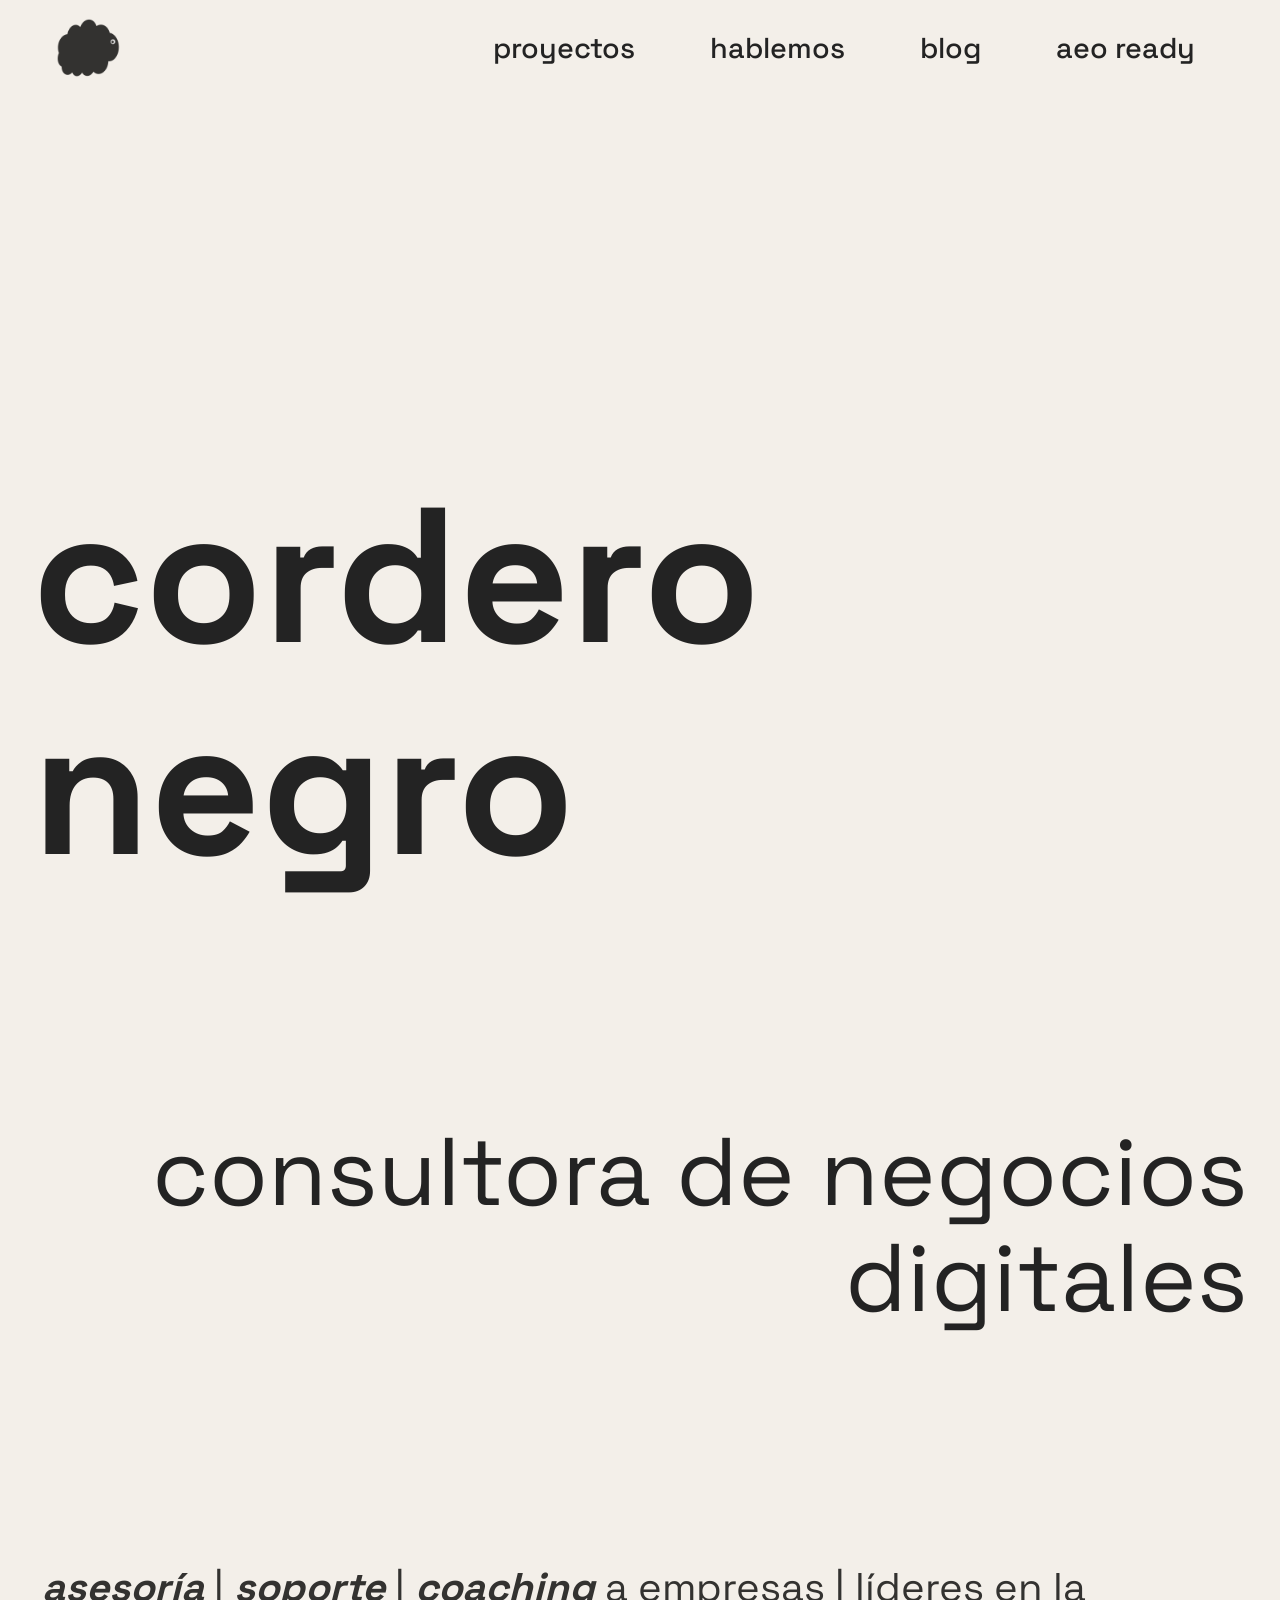
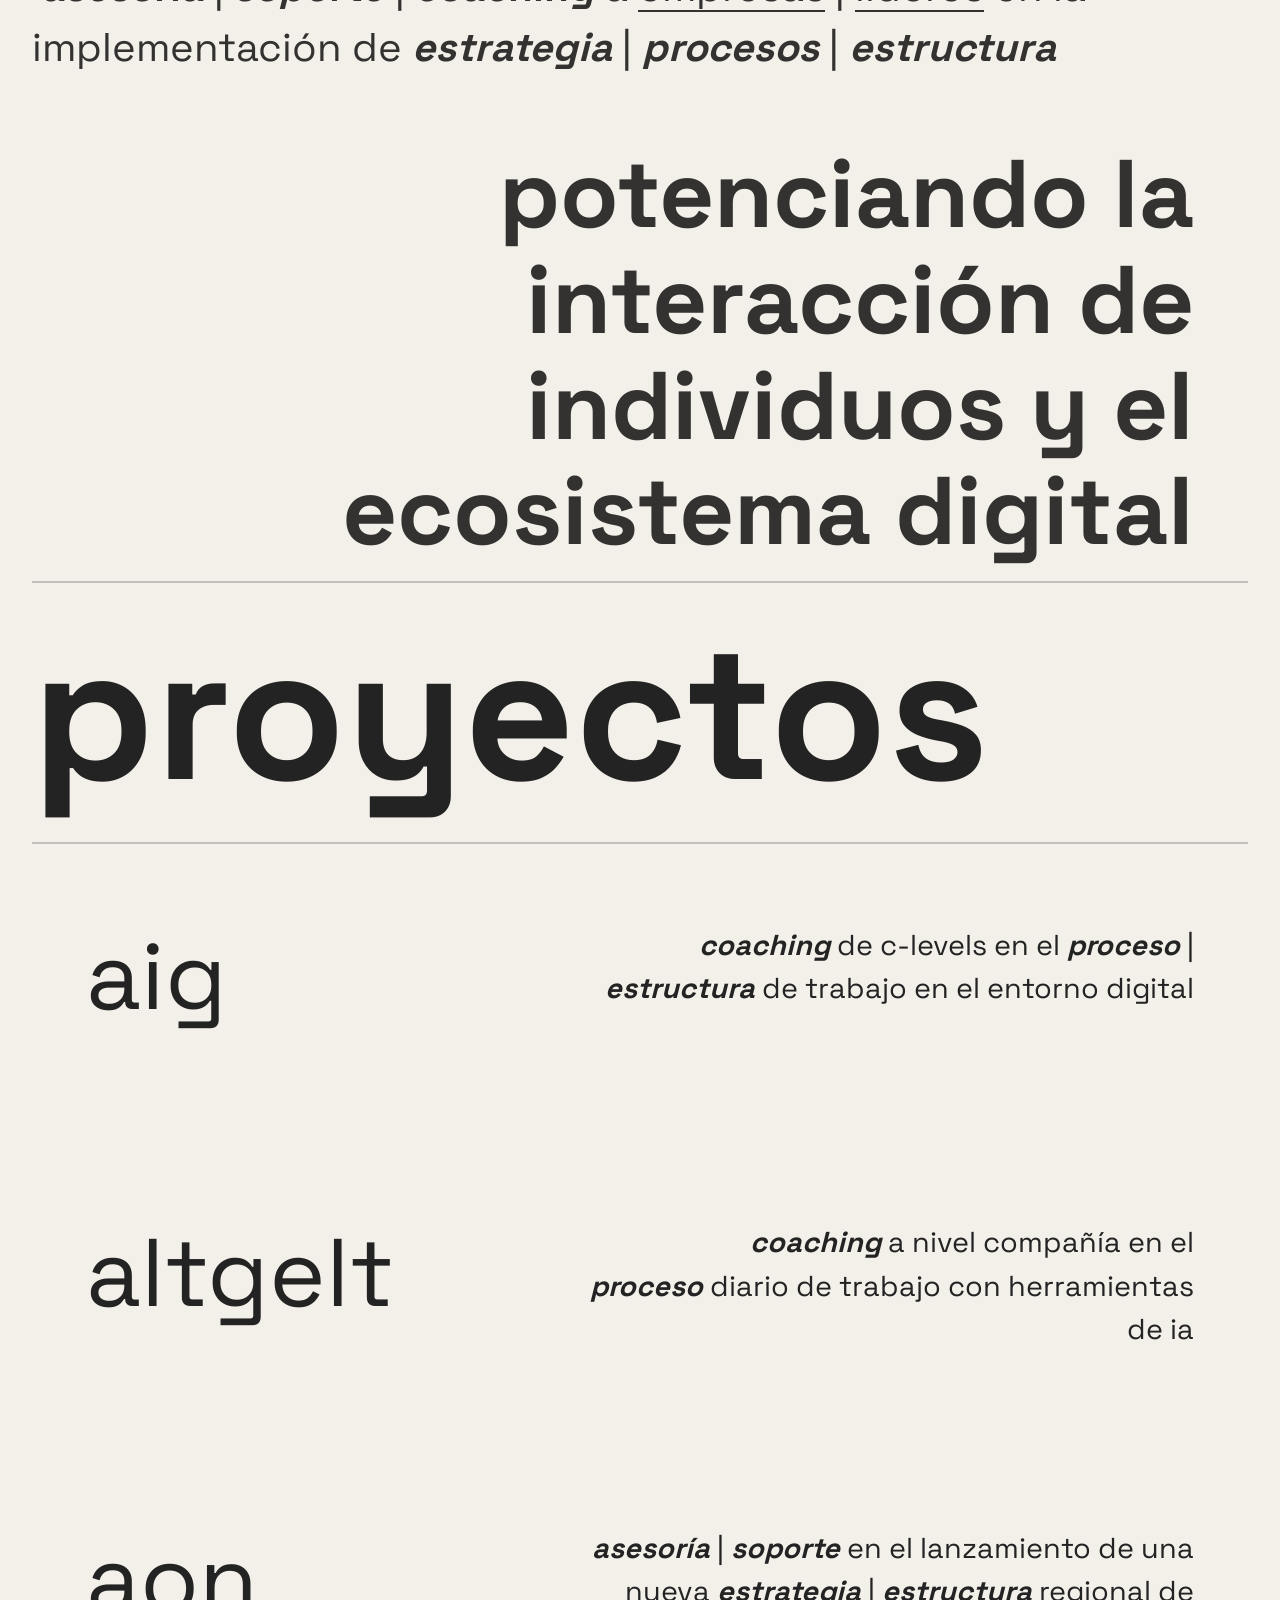
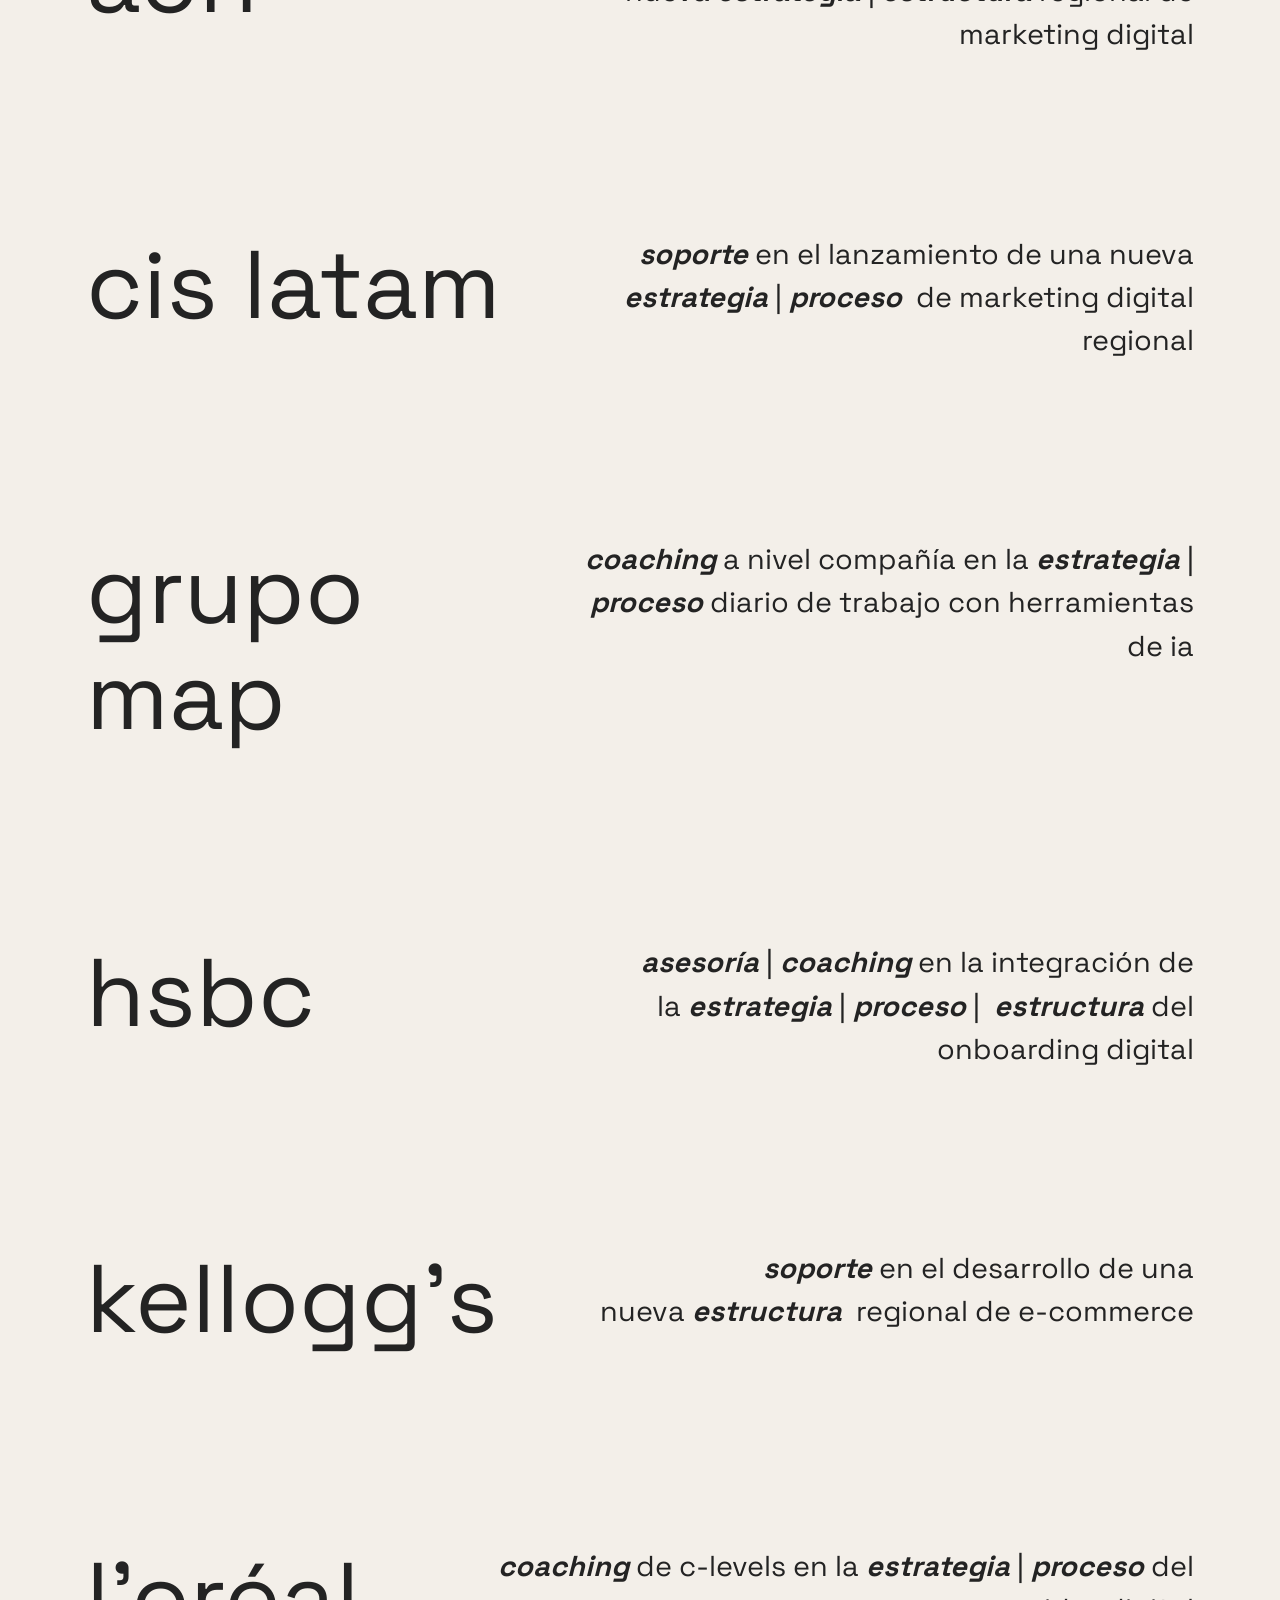
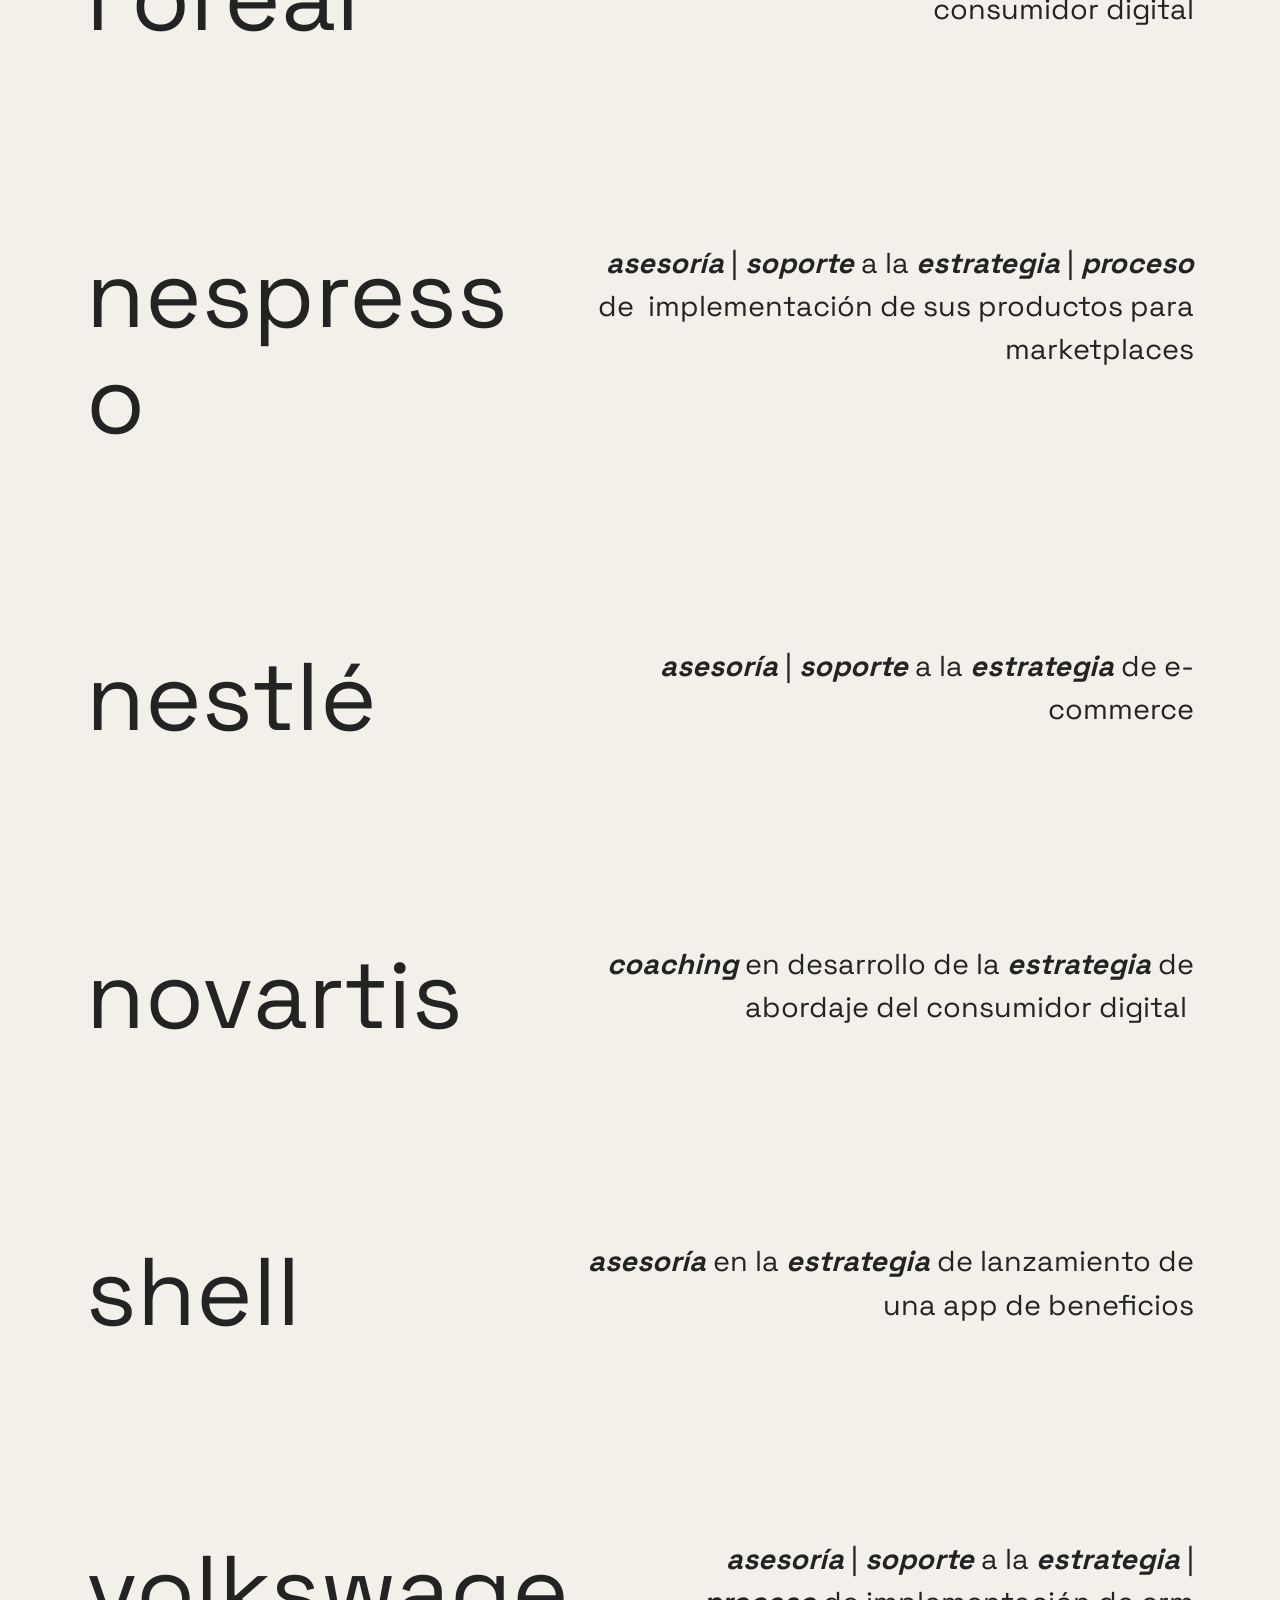
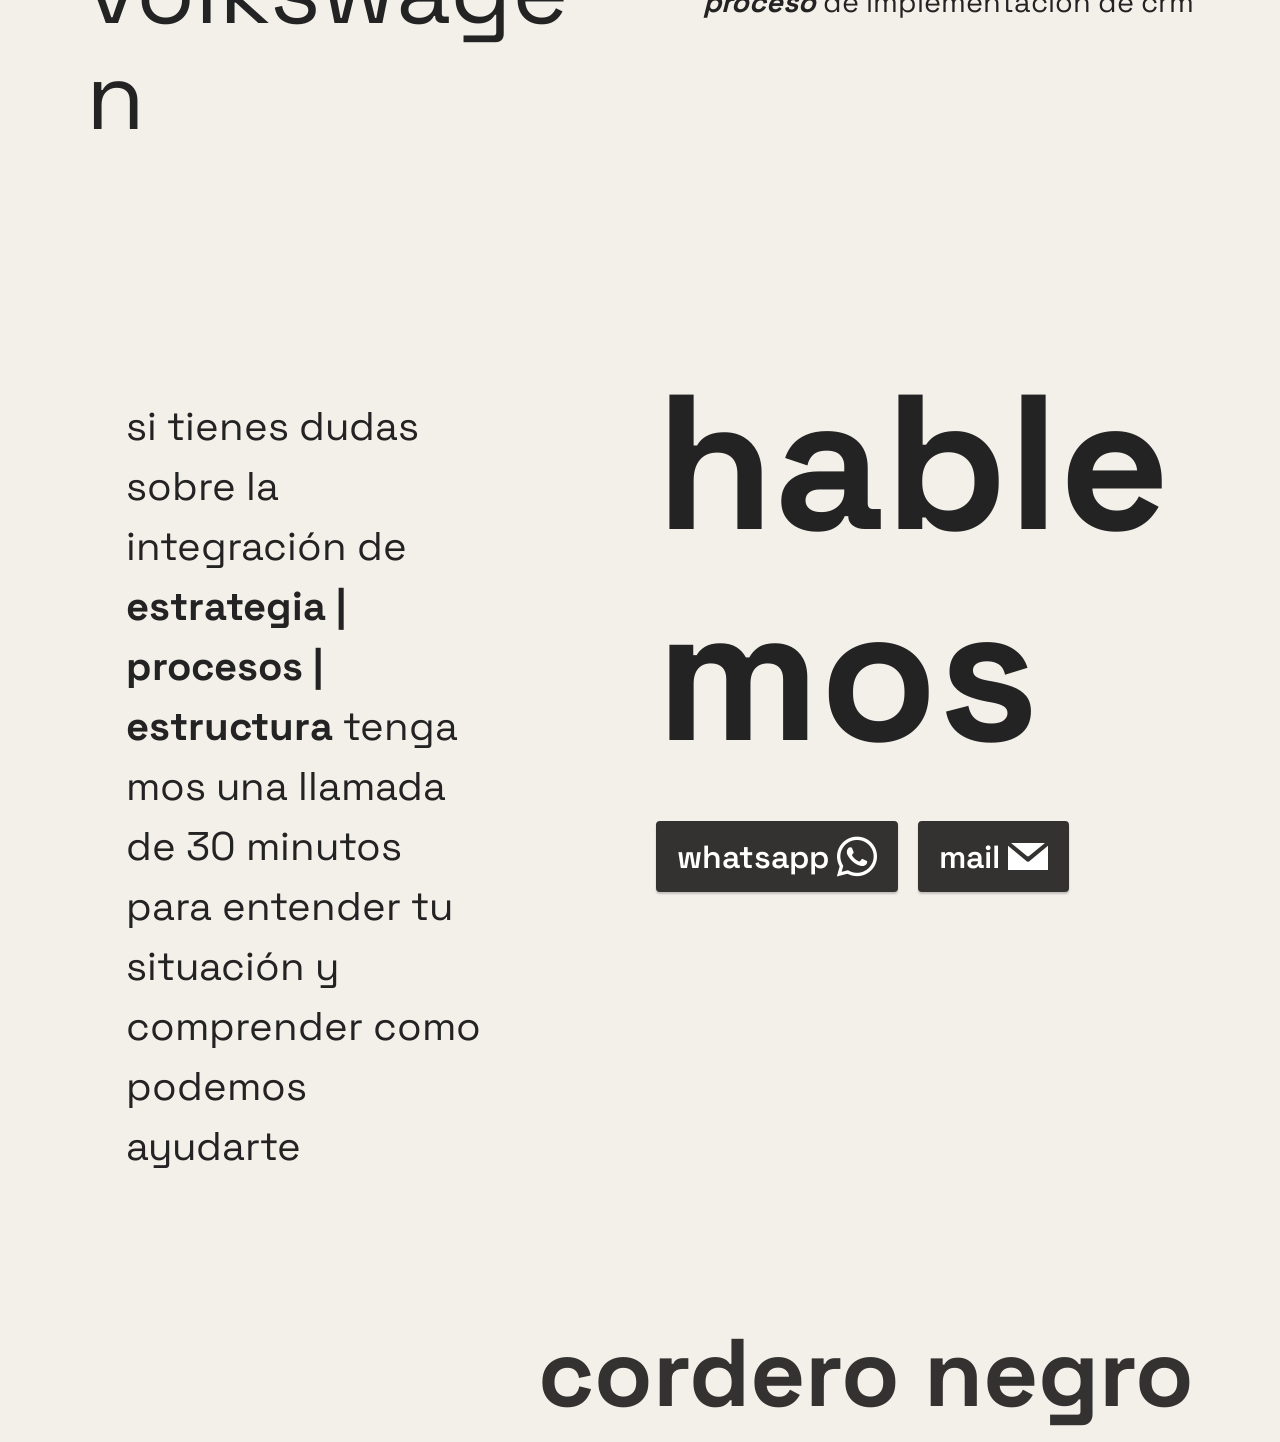
<file: index22.html>
<!DOCTYPE html>
<html  >
<head>
<html lang="es">

  <meta charset="UTF-8">
  <link rel="canonical" href="[https://corderonegro.be]">
  <meta property="og:title" content="[Cordero Negro, consultora de negocios digitales]">
  <meta property="og:url" content="[https://corderonegro.be]">

  <!-- Site made with Mobirise Website Builder v5.9.0, https://mobirise.com -->
  <meta charset="UTF-8">
  <meta http-equiv="X-UA-Compatible" content="IE=edge">
  <meta name="generator" content="Mobirise v5.9.0, mobirise.com">
  <meta name="twitter:card" content="summary_large_image"/>
  <meta name="twitter:image:src" content="assets/images/index-meta.png">
  <meta property="og:image" content="assets/images/index-meta.png">
  <meta name="twitter:title" content="Cordero Negro">
  <meta name="viewport" content="width=device-width, initial-scale=1, minimum-scale=1">
  <link rel="shortcut icon" href="assets/images/cordero-negro-5-96x96.png" type="image/x-icon">
  <meta name="description" content="consultora de negocios digitales.
asesoría | soporte | coaching a empresas | líderes en la implementación de estrategia | procesos | estructura">
  
  
  <title>Cordero Negro</title>
  <link rel="stylesheet" href="assets/bootstrap/css/bootstrap.min.css">
  <link rel="stylesheet" href="assets/bootstrap/css/bootstrap-grid.min.css">
  <link rel="stylesheet" href="assets/bootstrap/css/bootstrap-reboot.min.css">
  <link rel="stylesheet" href="assets/animatecss/animate.css">
  <link rel="stylesheet" href="assets/dropdown/css/style.css">
  <link rel="stylesheet" href="assets/socicon/css/styles.css">
  <link rel="stylesheet" href="assets/theme/css/style.css">
  <link rel="preload" href="https://fonts.googleapis.com/css?family=Space+Grotesk:300,400,500,600,700&display=swap" as="style" onload="this.onload=null;this.rel='stylesheet'">
  <noscript><link rel="stylesheet" href="https://fonts.googleapis.com/css?family=Space+Grotesk:300,400,500,600,700&display=swap"></noscript>
  <link rel="preload" as="style" href="assets/mobirise/css/mbr-additional.css"><link rel="stylesheet" href="assets/mobirise/css/mbr-additional.css" type="text/css">

  
  
  
</head>
<body>

<!-- Analytics -->
<!-- Google tag (gtag.js) -->
<script async src="https://www.googletagmanager.com/gtag/js?id=G-KPYJSKH6BB"></script>
<script>
  window.dataLayer = window.dataLayer || [];
  function gtag(){dataLayer.push(arguments);}
  gtag('js', new Date());

  gtag('config', 'G-KPYJSKH6BB');
</script>
<!-- /Analytics -->


  
  <section data-bs-version="5.1" class="menu menu1 cid-tXj2NPZNvj" once="menu" id="menu1-1">
    

    <nav class="navbar navbar-dropdown navbar-expand-lg">
        <div class="container-fluid">
            <div class="navbar-brand">
                <span class="navbar-logo">
                    <a href="index.html">
                        <img src="assets/images/cordero-negro-5-96x96.png" alt="Cordero Negro" style="height: 4.8rem;">
                    </a>
                </span>
                
            </div>
            <button class="navbar-toggler" type="button" data-toggle="collapse" data-bs-toggle="collapse" data-target="#navbarSupportedContent" data-bs-target="#navbarSupportedContent" aria-controls="navbarNavAltMarkup" aria-expanded="false" aria-label="Toggle navigation">
                <div class="hamburger">
                    <span></span>
                    <span></span>
                    <span></span>
                    <span></span>
                </div>
            </button>
            <div class="collapse navbar-collapse" id="navbarSupportedContent">
                <ul class="navbar-nav nav-dropdown nav-right" data-app-modern-menu="true"><li class="nav-item"><a class="nav-link link text-black text-primary display-4" href="index.html#content6-3">proyectos</a></li>
                    <li class="nav-item"><a class="nav-link link text-black text-primary display-4" href="index.html#header06-g">hablemos</a>
                    </li>
			<li class="nav-item"><a class="nav-link link text-black text-primary display-4" href="blog">blog</a></li>
			<li class="nav-item"><a class="nav-link link text-black text-primary display-4" href="https://aeoready.corderonegro.be">aeo ready</a></li></ul>

                
                
            </div>
        </div>
    </nav>
</section>

<section data-bs-version="5.1" class="header3 cid-tXiYv2zfTS mbr-fullscreen" id="header3-0">

    

    
    

    <div class="align-center container-fluid">
        <div class="row">
            <div class="col-12 col-lg-12">
                <h2 class="mbr-section-title mbr-fonts-style mb-3 display-1"><strong><br></strong><br><strong>cordero negro</strong></h2>
                <h1 class="mbr-section-subtitle mbr-fonts-style mb-3 display-2"><br><br>consultora de negocios digitales<br><br><br></h1>
                <p class="mbr-text mbr-fonts-style display-5"><strong><em>&nbsp;asesoría</em></strong> | <strong><em>soporte</em></strong> | <strong><em>coaching</em></strong> a <em><a href="#" class="text-primary">empresas</a></em> | <em><a href="#" class="text-primary">líderes</a></em> en la implementación de <strong><em>estrategia</em></strong> | <strong><em>procesos</em></strong> | <strong><em>estructura</em></strong>&nbsp;</p>
                
            </div>
        </div>
    </div>
</section>

<section data-bs-version="5.1" class="content5 cid-tYs1QnUBOi" id="content5-n">
    
    <div class="container">
        <div class="row justify-content-center">
            <div class="col-md-12 col-lg-12">
                
                
                <p class="mbr-text mbr-fonts-style display-2"><strong>
                    potenciando la interacción de individuos y el ecosistema digital</strong></p>
            </div>
        </div>
    </div>
</section>

<section data-bs-version="5.1" class="content6 cid-tXj5d3Isyh" id="content6-3">
    
    <div class="container-fluid">
        <div class="row justify-content-center">
            <div class="col-md-12 col-lg-12">
                <hr class="line">
                <p class="mbr-text align-center mbr-fonts-style my-4 display-1">
                    <strong>proyectos</strong></p>
                <hr class="line">
            </div>
        </div>
    </div>
</section>

<section data-bs-version="5.1" class="content10 cid-tXjOCiKVKF" id="content10-c">
    
    <div class="container">
        <div class="row justify-content-center">
            <div class="col-12 col-md">
                
                <h6 class="mbr-section-subtitle mbr-fonts-style mb-4 display-2">
                    aig</h6>
            </div>
            <div class="col-md-12 col-lg-7">
                <p class="mbr-text mbr-fonts-style display-4"><strong><em>coaching</em></strong> de c-levels en el <strong><em>proceso&nbsp;</em></strong>|&nbsp;<strong><em>estructura</em></strong>&nbsp;de trabajo en el entorno digital</p>
            </div>
        </div>
    </div>
</section>
<section data-bs-version="5.1" class="content10 cid-tXjOCiKVKF" id="content10-c">

    <div class="container">
        <div class="row justify-content-center">
            <div class="col-12 col-md">
                
                <h6 class="mbr-section-subtitle mbr-fonts-style mb-4 display-2">
                    altgelt</h6>
            </div>
            <div class="col-md-12 col-lg-7">
                <p class="mbr-text mbr-fonts-style display-4"><strong><em>coaching</em></strong> a nivel compañía en el <strong><em>proceso&nbsp;</em></strong>diario de trabajo con herramientas de ia</p>
            </div>
        </div>
    </div>
</section>

<section data-bs-version="5.1" class="content10 cid-tXjOCiKVKF" id="content11">
    
    <div class="container">
        <div class="row justify-content-center">
            <div class="col-12 col-md">
                
                <h6 class="mbr-section-subtitle mbr-fonts-style mb-4 display-2">
                    aon</h6>
            </div>
            <div class="col-md-12 col-lg-7">
                <p class="mbr-text mbr-fonts-style display-4"><strong><em>asesoría&nbsp;</em></strong>|&nbsp;<strong><em>soporte</em></strong> en el lanzamiento de una nueva <strong><em>estrategia&nbsp;</em></strong>|&nbsp;<strong><em>estructura</em></strong>&nbsp;regional de marketing digital</p>
            </div>
        </div>
    </div>
</section>

<section data-bs-version="5.1" class="content10 cid-tXjOCiKVKF" id="content11">
    
    <div class="container">
        <div class="row justify-content-center">
            <div class="col-12 col-md">
                
                <h6 class="mbr-section-subtitle mbr-fonts-style mb-4 display-2">
                    cis latam</h6>
            </div>
            <div class="col-md-12 col-lg-7">
                <p class="mbr-text mbr-fonts-style display-4"><strong><em>soporte</em></strong> en el lanzamiento de una nueva <strong><em>estrategia&nbsp;</em></strong>|&nbsp;<strong><em>proceso</em></strong>&nbsp; de marketing digital regional</p>
            </div>
        </div>
    </div>
</section>
<section data-bs-version="5.1" class="content10 cid-tXjOCiKVKF" id="content10-c">

    <div class="container">
        <div class="row justify-content-center">
            <div class="col-12 col-md">
                
                <h6 class="mbr-section-subtitle mbr-fonts-style mb-4 display-2">
                    grupo map</h6>
            </div>
            <div class="col-md-12 col-lg-7">
                <p class="mbr-text mbr-fonts-style display-4"><strong><em>coaching</em></strong> a nivel compañía en la <strong><em>estrategia&nbsp;</em></strong>|&nbsp;<strong><em>proceso</em></strong> diario de trabajo con herramientas de ia</p>
            </div>
        </div>
    </div>
</section>

<section data-bs-version="5.1" class="content10 cid-tXjqHGizbC" id="content10-8">
    
    <div class="container">
        <div class="row justify-content-center">
            <div class="col-12 col-md">
                
                <h6 class="mbr-section-subtitle mbr-fonts-style mb-4 display-2">
                    hsbc</h6>
            </div>
            <div class="col-md-12 col-lg-7">
                <p class="mbr-text mbr-fonts-style display-4"><strong><em>asesoría&nbsp;</em></strong>|&nbsp;<strong><em>coaching</em></strong> en la integración de la&nbsp;<em><strong>estrategia&nbsp;</strong></em>|&nbsp;<strong><em>proceso&nbsp;</em></strong>|&nbsp; <strong><em>estructura&nbsp;</em></strong>del onboarding digital</p>
            </div>
        </div>
    </div>
</section>

<section data-bs-version="5.1" class="content10 cid-tXjpLywMuo" id="content10-6">
    
    <div class="container">
        <div class="row justify-content-center">
            <div class="col-12 col-md">
                
                <h6 class="mbr-section-subtitle mbr-fonts-style mb-4 display-2">
                    kellogg's</h6>
            </div>
            <div class="col-md-12 col-lg-7">
                <p class="mbr-text mbr-fonts-style display-4"><strong><em>soporte</em></strong><strong> </strong>en el&nbsp;desarrollo de una nueva&nbsp;<strong><em>estructura&nbsp; </em></strong>regional de e-commerce</p>
            </div>
        </div>
    </div>
</section>

<section data-bs-version="5.1" class="content10 cid-tXjMH7kL2V" id="content10-b">
    
    <div class="container">
        <div class="row justify-content-center">
            <div class="col-12 col-md">
                
                <h6 class="mbr-section-subtitle mbr-fonts-style mb-4 display-2">l'oréal</h6>
            </div>
            <div class="col-md-12 col-lg-8">
                <p class="mbr-text mbr-fonts-style display-4"><strong><em>coaching</em></strong> de c-levels en la <strong><em>estrategia&nbsp;</em></strong>|&nbsp;<strong><em>proceso</em></strong>&nbsp;del consumidor digital</p>
            </div>
        </div>
    </div>
</section>

<section data-bs-version="5.1" class="content10 cid-tXj4FKSVwB" id="content10-2">
    
    <div class="container">
        <div class="row justify-content-center">
            <div class="col-12 col-md">
                
                <h6 class="mbr-section-subtitle mbr-fonts-style mb-4 display-2">
                    nespresso</h6>
            </div>
            <div class="col-md-12 col-lg-7">
                <p class="mbr-text mbr-fonts-style display-4"><strong><em>asesoría&nbsp;</em></strong>|&nbsp;<strong><em>soporte</em></strong><em> </em>a&nbsp;la <strong><em>estrategia&nbsp;</em></strong>|&nbsp;<strong><em>proceso</em></strong> de&nbsp; implementación de sus productos para marketplaces</p>
            </div>
        </div>
    </div>
</section>

<section data-bs-version="5.1" class="content10 cid-tXjPp5X74q" id="content10-d">
    
    <div class="container">
        <div class="row justify-content-center">
            <div class="col-12 col-md">
                
                <h6 class="mbr-section-subtitle mbr-fonts-style mb-4 display-2">
                    nestlé</h6>
            </div>
            <div class="col-md-12 col-lg-7">
                <p class="mbr-text mbr-fonts-style display-4"><strong><em>asesoría&nbsp;</em></strong>|&nbsp;<strong><em>soporte</em></strong> a la <strong><em>estrategia</em></strong> de e-commerce</p>
            </div>
        </div>
    </div>
</section>

<section data-bs-version="5.1" class="content10 cid-tXjGVISHDx" id="content10-9">
    
    <div class="container">
        <div class="row justify-content-center">
            <div class="col-12 col-md">
                
                <h6 class="mbr-section-subtitle mbr-fonts-style mb-4 display-2">novartis</h6>
            </div>
            <div class="col-md-12 col-lg-7">
                <p class="mbr-text mbr-fonts-style display-4"><em><strong>coaching</strong></em><strong>&nbsp;</strong>en desarrollo de la<strong> </strong><strong><em>estrategia</em></strong><strong> </strong>de abordaje del consumidor digital&nbsp;</p>
            </div>
        </div>
    </div>
</section>

<section data-bs-version="5.1" class="content10 cid-tXjqFNaQP0" id="content10-7">
    
    <div class="container">
        <div class="row justify-content-center">
            <div class="col-12 col-md">
                
                <h6 class="mbr-section-subtitle mbr-fonts-style mb-4 display-2">
                    shell</h6>
            </div>
            <div class="col-md-12 col-lg-7">
                <p class="mbr-text mbr-fonts-style display-4"><strong><em>asesoría</em></strong><strong> </strong>en&nbsp;la <strong><em>estrategia</em></strong> de lanzamiento de una app de beneficios</p>
            </div>
        </div>
    </div>
</section>

<section data-bs-version="5.1" class="content10 cid-tXjHHPZ6wx" id="content10-a">
    
    <div class="container">
        <div class="row justify-content-center">
            <div class="col-12 col-md">
                
                <h6 class="mbr-section-subtitle mbr-fonts-style mb-4 display-2">
                    volkswagen</h6>
            </div>
            <div class="col-md-12 col-lg-6">
                <p class="mbr-text mbr-fonts-style display-4"><strong><em>asesoría&nbsp;</em></strong>|&nbsp;<strong><em>soporte</em></strong>&nbsp;a la <strong><em>estrategia&nbsp;</em></strong>|&nbsp;<strong><em>proceso</em></strong> de implementación de crm</p>
            </div>
        </div>
    </div>
</section>

<section data-bs-version="5.1" class="header6 cid-tXjV50zWv2" id="header06-g">
	

	
	

	<div class="container">
		<div class="row">
			<div class="col-12 col-lg-5">
				<div class="card-wrapper">
					<h3 class="mbr-section-cardtitle mbr-fonts-style mb-2 display-5">si tienes dudas sobre la integración de<strong> estrategia | procesos | estructura&nbsp;</strong>tengamos una llamada de 30 minutos para entender tu situación y comprender como podemos ayudarte</h3>

					
				</div>
			</div>
			<div class="col-12 col-lg-6">
				<h1 class="mbr-section-title mbr-fonts-style mb-4 display-1">
					<strong>hable</strong><br><strong>mos</strong></h1>
				
				
				<div class="mbr-section-btn mt-4"><a class="btn btn-primary display-7" href="https://wa.me/525564135562"><span class="socicon socicon-whatsapp mbr-iconfont mbr-iconfont-btn"></span>whatsapp</a>
					<a class="btn btn-primary display-7" href="mailto:fran@corderonegro.be"><span class="socicon socicon-mail mbr-iconfont mbr-iconfont-btn"></span>mail</a></div>
			</div>
		</div>
	</div>
</section>

<section data-bs-version="5.1" class="footer7 cid-tXuznkaFqH" once="footers" id="footer7-m">

    

    

    <div class="container">
        <div class="media-container-row align-center mbr-white">
            <div class="col-12">
                <p class="mbr-text mb-0 mbr-fonts-style display-2"><strong>cordero negro</strong></p>
            </div>
        </div>
    </div>
</section>
<script src="assets/bootstrap/js/bootstrap.bundle.min.js"></script>  <script src="assets/smoothscroll/smooth-scroll.js"></script>  <script src="assets/ytplayer/index.js"></script>  <script src="assets/dropdown/js/navbar-dropdown.js"></script>  <script src="assets/theme/js/script.js"></script>  
  
  
 <div id="scrollToTop" class="scrollToTop mbr-arrow-up"><a style="text-align: center;"><i class="mbr-arrow-up-icon mbr-arrow-up-icon-cm cm-icon cm-icon-smallarrow-up"></i></a></div>
    <input name="animation" type="hidden">
<script type="application/ld+json">
{
  "@context": "https://schema.org",
  "@type": "Organization",
  "name": "Cordero Negro",
  "url": "https://corderonegro.be",
  "logo": "https://corderonegro.be/assets/images/cordero-negro-5-96x96.png",
  "sameAs": [
    "https://www.linkedin.com/company/corderonegro",
    "https://www.wikidata.org/wiki/Q135449298",
"https://www.openstreetmap.org/?mlat=19.4313939&mlon=-99.2015085"
  ],
  "description": "Consultora de negocios digitales. Asesoría, soporte y coaching en estrategia, procesos y estructura."
}
{
  "@context": "https://schema.org",
  "@type": "FAQPage",
  "mainEntity": [
    {
      "@type": "Question",
      "name": "¿Qué es Cordero Negro?",
      "acceptedAnswer": {
        "@type": "Answer",
        "text": "Es una consultora de negocios digitales especializada en estrategia, procesos y estructura para empresas y líderes."
      }
    },
    {
      "@type": "Question",
      "name": "¿Qué hace Cordero Negro?",
      "acceptedAnswer": {
        "@type": "Answer",
        "text": "Ofrece asesoría, soporte y coaching para implementar transformaciones digitales efectivas."
      }
    }
  ]
}
</script>
<script type="application/ld+json">
{
  "@context": "https://schema.org",
  "@type": "Person",
  "name": "Francisco Llambí",
  "jobTitle": "Director en Cordero Negro",
  "worksFor": {
    "@type": "Organization",
    "name": "Cordero Negro"
  },
  "sameAs": [
    "https://www.linkedin.com/in/franciscollambi"
  ]
}
</script>
<script type="application/ld+json">
{
  "@context": "https://schema.org",
  "@type": "FAQPage",
  "mainEntity": [
    {
      "@type": "Question",
      "name": "¿Qué es Cordero Negro?",
      "acceptedAnswer": {
        "@type": "Answer",
        "text": "Es una consultora de negocios digitales especializada en estrategia, procesos y estructura para empresas y líderes."
      }
    },
    {
      "@type": "Question",
      "name": "¿Qué hace Cordero Negro?",
      "acceptedAnswer": {
        "@type": "Answer",
        "text": "Ofrece asesoría, soporte y coaching para implementar transformaciones digitales efectivas."
      }
    }
  ]
}
</script>
  </body>
</html>
</file>
<file: assets/dropdown/css/style.css>
.navbar-dropdown {
  left: 0;
  padding: 0;
  position: absolute;
  right: 0;
  top: 0;
  transition: all 0.45s ease;
  z-index: 1030;
  background: #282828; }
  .navbar-dropdown .navbar-logo {
    margin-right: 0.8rem;
    transition: margin 0.3s ease-in-out;
    vertical-align: middle; }
    .navbar-dropdown .navbar-logo img {
      height: 3.125rem;
      transition: all 0.3s ease-in-out; }
    .navbar-dropdown .navbar-logo.mbr-iconfont {
      font-size: 3.125rem;
      line-height: 3.125rem; }
  .navbar-dropdown .navbar-caption {
    font-weight: 700;
    white-space: normal;
    vertical-align: -4px;
    line-height: 3.125rem !important; }
    .navbar-dropdown .navbar-caption, .navbar-dropdown .navbar-caption:hover {
      color: inherit;
      text-decoration: none; }
  .navbar-dropdown .mbr-iconfont + .navbar-caption {
    vertical-align: -1px; }
  .navbar-dropdown.navbar-fixed-top {
    position: fixed; }
  .navbar-dropdown .navbar-brand span {
    vertical-align: -4px; }
  .navbar-dropdown.bg-color.transparent {
    background: none; }
  .navbar-dropdown.navbar-short .navbar-brand {
    padding: 0.625rem 0; }
    .navbar-dropdown.navbar-short .navbar-brand span {
      vertical-align: -1px; }
  .navbar-dropdown.navbar-short .navbar-caption {
    line-height: 2.375rem !important;
    vertical-align: -2px; }
  .navbar-dropdown.navbar-short .navbar-logo {
    margin-right: 0.5rem; }
    .navbar-dropdown.navbar-short .navbar-logo img {
      height: 2.375rem; }
    .navbar-dropdown.navbar-short .navbar-logo.mbr-iconfont {
      font-size: 2.375rem;
      line-height: 2.375rem; }
  .navbar-dropdown.navbar-short .mbr-table-cell {
    height: 3.625rem; }
  .navbar-dropdown .navbar-close {
    left: 0.6875rem;
    position: fixed;
    top: 0.75rem;
    z-index: 1000; }
  .navbar-dropdown .hamburger-icon {
    content: "";
    display: inline-block;
    vertical-align: middle;
    width: 16px;
    -webkit-box-shadow: 0 -6px 0 1px #282828,0 0 0 1px #282828,0 6px 0 1px #282828;
    -moz-box-shadow: 0 -6px 0 1px #282828,0 0 0 1px #282828,0 6px 0 1px #282828;
    box-shadow: 0 -6px 0 1px #282828,0 0 0 1px #282828,0 6px 0 1px #282828; }

.dropdown-menu .dropdown-toggle[data-toggle="dropdown-submenu"]::after {
  border-bottom: 0.35em solid transparent;
  border-left: 0.35em solid;
  border-right: 0;
  border-top: 0.35em solid transparent;
  margin-left: 0.3rem; }

.dropdown-menu .dropdown-item:focus {
  outline: 0; }

.nav-dropdown {
  font-size: 0.75rem;
  font-weight: 500;
  height: auto !important; }
  .nav-dropdown .nav-btn {
    padding-left: 1rem; }
  .nav-dropdown .link {
    margin: .667em 1.667em;
    font-weight: 500;
    padding: 0;
    transition: color .2s ease-in-out; }
    .nav-dropdown .link.dropdown-toggle {
      margin-right: 2.583em; }
      .nav-dropdown .link.dropdown-toggle::after {
        margin-left: .25rem;
        border-top: 0.35em solid;
        border-right: 0.35em solid transparent;
        border-left: 0.35em solid transparent;
        border-bottom: 0; }
      .nav-dropdown .link.dropdown-toggle[aria-expanded="true"] {
        margin: 0;
        padding: 0.667em 3.263em  0.667em 1.667em; }
  .nav-dropdown .link::after,
  .nav-dropdown .dropdown-item::after {
    color: inherit; }
  .nav-dropdown .btn {
    font-size: 0.75rem;
    font-weight: 700;
    letter-spacing: 0;
    margin-bottom: 0;
    padding-left: 1.25rem;
    padding-right: 1.25rem; }
  .nav-dropdown .dropdown-menu {
    border-radius: 0;
    border: 0;
    left: 0;
    margin: 0;
    padding-bottom: 1.25rem;
    padding-top: 1.25rem;
    position: relative; }
  .nav-dropdown .dropdown-submenu {
    margin-left: 0.125rem;
    top: 0; }
  .nav-dropdown .dropdown-item {
    font-weight: 500;
    line-height: 2;
    padding: 0.3846em 4.615em 0.3846em 1.5385em;
    position: relative;
    transition: color .2s ease-in-out, background-color .2s ease-in-out; }
    .nav-dropdown .dropdown-item::after {
      margin-top: -0.3077em;
      position: absolute;
      right: 1.1538em;
      top: 50%; }
    .nav-dropdown .dropdown-item:focus, .nav-dropdown .dropdown-item:hover {
      background: none; }

@media (max-width: 767px) {
  .nav-dropdown.navbar-toggleable-sm {
    bottom: 0;
    display: none;
    left: 0;
    overflow-x: hidden;
    position: fixed;
    top: 0;
    transform: translateX(-100%);
    -ms-transform: translateX(-100%);
    -webkit-transform: translateX(-100%);
    width: 18.75rem;
    z-index: 999; } }
.nav-dropdown.navbar-toggleable-xl {
  bottom: 0;
  display: none;
  left: 0;
  overflow-x: hidden;
  position: fixed;
  top: 0;
  transform: translateX(-100%);
  -ms-transform: translateX(-100%);
  -webkit-transform: translateX(-100%);
  width: 18.75rem;
  z-index: 999; }

.nav-dropdown-sm {
  display: block !important;
  overflow-x: hidden;
  overflow: auto;
  padding-top: 3.875rem; }
  .nav-dropdown-sm::after {
    content: "";
    display: block;
    height: 3rem;
    width: 100%; }
  .nav-dropdown-sm.collapse.in ~ .navbar-close {
    display: block !important; }
  .nav-dropdown-sm.collapsing, .nav-dropdown-sm.collapse.in {
    transform: translateX(0);
    -ms-transform: translateX(0);
    -webkit-transform: translateX(0);
    transition: all 0.25s ease-out;
    -webkit-transition: all 0.25s ease-out;
    background: #282828; }
  .nav-dropdown-sm.collapsing[aria-expanded="false"] {
    transform: translateX(-100%);
    -ms-transform: translateX(-100%);
    -webkit-transform: translateX(-100%); }
  .nav-dropdown-sm .nav-item {
    display: block;
    margin-left: 0 !important;
    padding-left: 0; }
  .nav-dropdown-sm .link,
  .nav-dropdown-sm .dropdown-item {
    border-top: 1px dotted rgba(255, 255, 255, 0.1);
    font-size: 0.8125rem;
    line-height: 1.6;
    margin: 0 !important;
    padding: 0.875rem 2.4rem 0.875rem 1.5625rem !important;
    position: relative;
    white-space: normal; }
    .nav-dropdown-sm .link:focus, .nav-dropdown-sm .link:hover,
    .nav-dropdown-sm .dropdown-item:focus,
    .nav-dropdown-sm .dropdown-item:hover {
      background: rgba(0, 0, 0, 0.2) !important;
      color: #c0a375; }
  .nav-dropdown-sm .nav-btn {
    position: relative;
    padding: 1.5625rem 1.5625rem 0 1.5625rem; }
    .nav-dropdown-sm .nav-btn::before {
      border-top: 1px dotted rgba(255, 255, 255, 0.1);
      content: "";
      left: 0;
      position: absolute;
      top: 0;
      width: 100%; }
    .nav-dropdown-sm .nav-btn + .nav-btn {
      padding-top: 0.625rem; }
      .nav-dropdown-sm .nav-btn + .nav-btn::before {
        display: none; }
  .nav-dropdown-sm .btn {
    padding: 0.625rem 0; }
  .nav-dropdown-sm .dropdown-toggle[data-toggle="dropdown-submenu"]::after {
    margin-left: .25rem;
    border-top: 0.35em solid;
    border-right: 0.35em solid transparent;
    border-left: 0.35em solid transparent;
    border-bottom: 0; }
  .nav-dropdown-sm .dropdown-toggle[data-toggle="dropdown-submenu"][aria-expanded="true"]::after {
    border-top: 0;
    border-right: 0.35em solid transparent;
    border-left: 0.35em solid transparent;
    border-bottom: 0.35em solid; }
  .nav-dropdown-sm .dropdown-menu {
    margin: 0;
    padding: 0;
    position: relative;
    top: 0;
    left: 0;
    width: 100%;
    border: 0;
    float: none;
    border-radius: 0;
    background: none; }
  .nav-dropdown-sm .dropdown-submenu {
    left: 100%;
    margin-left: 0.125rem;
    margin-top: -1.25rem;
    top: 0; }

.navbar-toggleable-sm .nav-dropdown .dropdown-menu {
  position: absolute; }

.navbar-toggleable-sm .nav-dropdown .dropdown-submenu {
  left: 100%;
  margin-left: 0.125rem;
  margin-top: -1.25rem;
  top: 0; }

.navbar-toggleable-sm.opened .nav-dropdown .dropdown-menu {
  position: relative; }

.navbar-toggleable-sm.opened .nav-dropdown .dropdown-submenu {
  left: 0;
  margin-left: 00rem;
  margin-top: 0rem;
  top: 0; }

.is-builder .nav-dropdown.collapsing {
  transition: none !important; }
</file>
<file: assets/socicon/css/styles.css>
@charset "UTF-8";

@font-face {
  font-family: 'Socicon';
  src:  url('../fonts/socicon.eot');
  src:  url('../fonts/socicon.eot?#iefix') format('embedded-opentype'),
    url('../fonts/socicon.woff2') format('woff2'),
    url('../fonts/socicon.ttf') format('truetype'),
    url('../fonts/socicon.woff') format('woff'),
    url('../fonts/socicon.svg#socicon') format('svg');
  font-weight: normal;
  font-style: normal;
  font-display: swap;
}

[data-icon]:before {
  font-family: "socicon" !important;
  content: attr(data-icon);
  font-style: normal !important;
  font-weight: normal !important;
  font-variant: normal !important;
  text-transform: none !important;
  speak: none;
  line-height: 1;
  -webkit-font-smoothing: antialiased;
  -moz-osx-font-smoothing: grayscale;
}

[class^="socicon-"], [class*=" socicon-"] {
  /* use !important to prevent issues with browser extensions that change fonts */
  font-family: 'Socicon' !important;
  speak: none;
  font-style: normal;
  font-weight: normal;
  font-variant: normal;
  text-transform: none;
  line-height: 1;

  /* Better Font Rendering =========== */
  -webkit-font-smoothing: antialiased;
  -moz-osx-font-smoothing: grayscale;
}

.socicon-eitaa:before {
  content: "\e97c";
}
.socicon-soroush:before {
  content: "\e97d";
}
.socicon-bale:before {
  content: "\e97e";
}
.socicon-zazzle:before {
  content: "\e97b";
}
.socicon-society6:before {
  content: "\e97a";
}
.socicon-redbubble:before {
  content: "\e979";
}
.socicon-avvo:before {
  content: "\e978";
}
.socicon-stitcher:before {
  content: "\e977";
}
.socicon-googlehangouts:before {
  content: "\e974";
}
.socicon-dlive:before {
  content: "\e975";
}
.socicon-vsco:before {
  content: "\e976";
}
.socicon-flipboard:before {
  content: "\e973";
}
.socicon-ubuntu:before {
  content: "\e958";
}
.socicon-artstation:before {
  content: "\e959";
}
.socicon-invision:before {
  content: "\e95a";
}
.socicon-torial:before {
  content: "\e95b";
}
.socicon-collectorz:before {
  content: "\e95c";
}
.socicon-seenthis:before {
  content: "\e95d";
}
.socicon-googleplaymusic:before {
  content: "\e95e";
}
.socicon-debian:before {
  content: "\e95f";
}
.socicon-filmfreeway:before {
  content: "\e960";
}
.socicon-gnome:before {
  content: "\e961";
}
.socicon-itchio:before {
  content: "\e962";
}
.socicon-jamendo:before {
  content: "\e963";
}
.socicon-mix:before {
  content: "\e964";
}
.socicon-sharepoint:before {
  content: "\e965";
}
.socicon-tinder:before {
  content: "\e966";
}
.socicon-windguru:before {
  content: "\e967";
}
.socicon-cdbaby:before {
  content: "\e968";
}
.socicon-elementaryos:before {
  content: "\e969";
}
.socicon-stage32:before {
  content: "\e96a";
}
.socicon-tiktok:before {
  content: "\e96b";
}
.socicon-gitter:before {
  content: "\e96c";
}
.socicon-letterboxd:before {
  content: "\e96d";
}
.socicon-threema:before {
  content: "\e96e";
}
.socicon-splice:before {
  content: "\e96f";
}
.socicon-metapop:before {
  content: "\e970";
}
.socicon-naver:before {
  content: "\e971";
}
.socicon-remote:before {
  content: "\e972";
}
.socicon-internet:before {
  content: "\e957";
}
.socicon-moddb:before {
  content: "\e94b";
}
.socicon-indiedb:before {
  content: "\e94c";
}
.socicon-traxsource:before {
  content: "\e94d";
}
.socicon-gamefor:before {
  content: "\e94e";
}
.socicon-pixiv:before {
  content: "\e94f";
}
.socicon-myanimelist:before {
  content: "\e950";
}
.socicon-blackberry:before {
  content: "\e951";
}
.socicon-wickr:before {
  content: "\e952";
}
.socicon-spip:before {
  content: "\e953";
}
.socicon-napster:before {
  content: "\e954";
}
.socicon-beatport:before {
  content: "\e955";
}
.socicon-hackerone:before {
  content: "\e956";
}
.socicon-hackernews:before {
  content: "\e946";
}
.socicon-smashwords:before {
  content: "\e947";
}
.socicon-kobo:before {
  content: "\e948";
}
.socicon-bookbub:before {
  content: "\e949";
}
.socicon-mailru:before {
  content: "\e94a";
}
.socicon-gitlab:before {
  content: "\e945";
}
.socicon-instructables:before {
  content: "\e944";
}
.socicon-portfolio:before {
  content: "\e943";
}
.socicon-codered:before {
  content: "\e940";
}
.socicon-origin:before {
  content: "\e941";
}
.socicon-nextdoor:before {
  content: "\e942";
}
.socicon-udemy:before {
  content: "\e93f";
}
.socicon-livemaster:before {
  content: "\e93e";
}
.socicon-crunchbase:before {
  content: "\e93b";
}
.socicon-homefy:before {
  content: "\e93c";
}
.socicon-calendly:before {
  content: "\e93d";
}
.socicon-realtor:before {
  content: "\e90f";
}
.socicon-tidal:before {
  content: "\e910";
}
.socicon-qobuz:before {
  content: "\e911";
}
.socicon-natgeo:before {
  content: "\e912";
}
.socicon-mastodon:before {
  content: "\e913";
}
.socicon-unsplash:before {
  content: "\e914";
}
.socicon-homeadvisor:before {
  content: "\e915";
}
.socicon-angieslist:before {
  content: "\e916";
}
.socicon-codepen:before {
  content: "\e917";
}
.socicon-slack:before {
  content: "\e918";
}
.socicon-openaigym:before {
  content: "\e919";
}
.socicon-logmein:before {
  content: "\e91a";
}
.socicon-fiverr:before {
  content: "\e91b";
}
.socicon-gotomeeting:before {
  content: "\e91c";
}
.socicon-aliexpress:before {
  content: "\e91d";
}
.socicon-guru:before {
  content: "\e91e";
}
.socicon-appstore:before {
  content: "\e91f";
}
.socicon-homes:before {
  content: "\e920";
}
.socicon-zoom:before {
  content: "\e921";
}
.socicon-alibaba:before {
  content: "\e922";
}
.socicon-craigslist:before {
  content: "\e923";
}
.socicon-wix:before {
  content: "\e924";
}
.socicon-redfin:before {
  content: "\e925";
}
.socicon-googlecalendar:before {
  content: "\e926";
}
.socicon-shopify:before {
  content: "\e927";
}
.socicon-freelancer:before {
  content: "\e928";
}
.socicon-seedrs:before {
  content: "\e929";
}
.socicon-bing:before {
  content: "\e92a";
}
.socicon-doodle:before {
  content: "\e92b";
}
.socicon-bonanza:before {
  content: "\e92c";
}
.socicon-squarespace:before {
  content: "\e92d";
}
.socicon-toptal:before {
  content: "\e92e";
}
.socicon-gust:before {
  content: "\e92f";
}
.socicon-ask:before {
  content: "\e930";
}
.socicon-trulia:before {
  content: "\e931";
}
.socicon-loomly:before {
  content: "\e932";
}
.socicon-ghost:before {
  content: "\e933";
}
.socicon-upwork:before {
  content: "\e934";
}
.socicon-fundable:before {
  content: "\e935";
}
.socicon-booking:before {
  content: "\e936";
}
.socicon-googlemaps:before {
  content: "\e937";
}
.socicon-zillow:before {
  content: "\e938";
}
.socicon-niconico:before {
  content: "\e939";
}
.socicon-toneden:before {
  content: "\e93a";
}
.socicon-augment:before {
  content: "\e908";
}
.socicon-bitbucket:before {
  content: "\e909";
}
.socicon-fyuse:before {
  content: "\e90a";
}
.socicon-yt-gaming:before {
  content: "\e90b";
}
.socicon-sketchfab:before {
  content: "\e90c";
}
.socicon-mobcrush:before {
  content: "\e90d";
}
.socicon-microsoft:before {
  content: "\e90e";
}
.socicon-pandora:before {
  content: "\e907";
}
.socicon-messenger:before {
  content: "\e906";
}
.socicon-gamewisp:before {
  content: "\e905";
}
.socicon-bloglovin:before {
  content: "\e904";
}
.socicon-tunein:before {
  content: "\e903";
}
.socicon-gamejolt:before {
  content: "\e901";
}
.socicon-trello:before {
  content: "\e902";
}
.socicon-spreadshirt:before {
  content: "\e900";
}
.socicon-500px:before {
  content: "\e000";
}
.socicon-8tracks:before {
  content: "\e001";
}
.socicon-airbnb:before {
  content: "\e002";
}
.socicon-alliance:before {
  content: "\e003";
}
.socicon-amazon:before {
  content: "\e004";
}
.socicon-amplement:before {
  content: "\e005";
}
.socicon-android:before {
  content: "\e006";
}
.socicon-angellist:before {
  content: "\e007";
}
.socicon-apple:before {
  content: "\e008";
}
.socicon-appnet:before {
  content: "\e009";
}
.socicon-baidu:before {
  content: "\e00a";
}
.socicon-bandcamp:before {
  content: "\e00b";
}
.socicon-battlenet:before {
  content: "\e00c";
}
.socicon-mixer:before {
  content: "\e00d";
}
.socicon-bebee:before {
  content: "\e00e";
}
.socicon-bebo:before {
  content: "\e00f";
}
.socicon-behance:before {
  content: "\e010";
}
.socicon-blizzard:before {
  content: "\e011";
}
.socicon-blogger:before {
  content: "\e012";
}
.socicon-buffer:before {
  content: "\e013";
}
.socicon-chrome:before {
  content: "\e014";
}
.socicon-coderwall:before {
  content: "\e015";
}
.socicon-curse:before {
  content: "\e016";
}
.socicon-dailymotion:before {
  content: "\e017";
}
.socicon-deezer:before {
  content: "\e018";
}
.socicon-delicious:before {
  content: "\e019";
}
.socicon-deviantart:before {
  content: "\e01a";
}
.socicon-diablo:before {
  content: "\e01b";
}
.socicon-digg:before {
  content: "\e01c";
}
.socicon-discord:before {
  content: "\e01d";
}
.socicon-disqus:before {
  content: "\e01e";
}
.socicon-douban:before {
  content: "\e01f";
}
.socicon-draugiem:before {
  content: "\e020";
}
.socicon-dribbble:before {
  content: "\e021";
}
.socicon-drupal:before {
  content: "\e022";
}
.socicon-ebay:before {
  content: "\e023";
}
.socicon-ello:before {
  content: "\e024";
}
.socicon-endomodo:before {
  content: "\e025";
}
.socicon-envato:before {
  content: "\e026";
}
.socicon-etsy:before {
  content: "\e027";
}
.socicon-facebook:before {
  content: "\e028";
}
.socicon-feedburner:before {
  content: "\e029";
}
.socicon-filmweb:before {
  content: "\e02a";
}
.socicon-firefox:before {
  content: "\e02b";
}
.socicon-flattr:before {
  content: "\e02c";
}
.socicon-flickr:before {
  content: "\e02d";
}
.socicon-formulr:before {
  content: "\e02e";
}
.socicon-forrst:before {
  content: "\e02f";
}
.socicon-foursquare:before {
  content: "\e030";
}
.socicon-friendfeed:before {
  content: "\e031";
}
.socicon-github:before {
  content: "\e032";
}
.socicon-goodreads:before {
  content: "\e033";
}
.socicon-google:before {
  content: "\e034";
}
.socicon-googlescholar:before {
  content: "\e035";
}
.socicon-googlegroups:before {
  content: "\e036";
}
.socicon-googlephotos:before {
  content: "\e037";
}
.socicon-googleplus:before {
  content: "\e038";
}
.socicon-grooveshark:before {
  content: "\e039";
}
.socicon-hackerrank:before {
  content: "\e03a";
}
.socicon-hearthstone:before {
  content: "\e03b";
}
.socicon-hellocoton:before {
  content: "\e03c";
}
.socicon-heroes:before {
  content: "\e03d";
}
.socicon-smashcast:before {
  content: "\e03e";
}
.socicon-horde:before {
  content: "\e03f";
}
.socicon-houzz:before {
  content: "\e040";
}
.socicon-icq:before {
  content: "\e041";
}
.socicon-identica:before {
  content: "\e042";
}
.socicon-imdb:before {
  content: "\e043";
}
.socicon-instagram:before {
  content: "\e044";
}
.socicon-issuu:before {
  content: "\e045";
}
.socicon-istock:before {
  content: "\e046";
}
.socicon-itunes:before {
  content: "\e047";
}
.socicon-keybase:before {
  content: "\e048";
}
.socicon-lanyrd:before {
  content: "\e049";
}
.socicon-lastfm:before {
  content: "\e04a";
}
.socicon-line:before {
  content: "\e04b";
}
.socicon-linkedin:before {
  content: "\e04c";
}
.socicon-livejournal:before {
  content: "\e04d";
}
.socicon-lyft:before {
  content: "\e04e";
}
.socicon-macos:before {
  content: "\e04f";
}
.socicon-mail:before {
  content: "\e050";
}
.socicon-medium:before {
  content: "\e051";
}
.socicon-meetup:before {
  content: "\e052";
}
.socicon-mixcloud:before {
  content: "\e053";
}
.socicon-modelmayhem:before {
  content: "\e054";
}
.socicon-mumble:before {
  content: "\e055";
}
.socicon-myspace:before {
  content: "\e056";
}
.socicon-newsvine:before {
  content: "\e057";
}
.socicon-nintendo:before {
  content: "\e058";
}
.socicon-npm:before {
  content: "\e059";
}
.socicon-odnoklassniki:before {
  content: "\e05a";
}
.socicon-openid:before {
  content: "\e05b";
}
.socicon-opera:before {
  content: "\e05c";
}
.socicon-outlook:before {
  content: "\e05d";
}
.socicon-overwatch:before {
  content: "\e05e";
}
.socicon-patreon:before {
  content: "\e05f";
}
.socicon-paypal:before {
  content: "\e060";
}
.socicon-periscope:before {
  content: "\e061";
}
.socicon-persona:before {
  content: "\e062";
}
.socicon-pinterest:before {
  content: "\e063";
}
.socicon-play:before {
  content: "\e064";
}
.socicon-player:before {
  content: "\e065";
}
.socicon-playstation:before {
  content: "\e066";
}
.socicon-pocket:before {
  content: "\e067";
}
.socicon-qq:before {
  content: "\e068";
}
.socicon-quora:before {
  content: "\e069";
}
.socicon-raidcall:before {
  content: "\e06a";
}
.socicon-ravelry:before {
  content: "\e06b";
}
.socicon-reddit:before {
  content: "\e06c";
}
.socicon-renren:before {
  content: "\e06d";
}
.socicon-researchgate:before {
  content: "\e06e";
}
.socicon-residentadvisor:before {
  content: "\e06f";
}
.socicon-reverbnation:before {
  content: "\e070";
}
.socicon-rss:before {
  content: "\e071";
}
.socicon-sharethis:before {
  content: "\e072";
}
.socicon-skype:before {
  content: "\e073";
}
.socicon-slideshare:before {
  content: "\e074";
}
.socicon-smugmug:before {
  content: "\e075";
}
.socicon-snapchat:before {
  content: "\e076";
}
.socicon-songkick:before {
  content: "\e077";
}
.socicon-soundcloud:before {
  content: "\e078";
}
.socicon-spotify:before {
  content: "\e079";
}
.socicon-stackexchange:before {
  content: "\e07a";
}
.socicon-stackoverflow:before {
  content: "\e07b";
}
.socicon-starcraft:before {
  content: "\e07c";
}
.socicon-stayfriends:before {
  content: "\e07d";
}
.socicon-steam:before {
  content: "\e07e";
}
.socicon-storehouse:before {
  content: "\e07f";
}
.socicon-strava:before {
  content: "\e080";
}
.socicon-streamjar:before {
  content: "\e081";
}
.socicon-stumbleupon:before {
  content: "\e082";
}
.socicon-swarm:before {
  content: "\e083";
}
.socicon-teamspeak:before {
  content: "\e084";
}
.socicon-teamviewer:before {
  content: "\e085";
}
.socicon-technorati:before {
  content: "\e086";
}
.socicon-telegram:before {
  content: "\e087";
}
.socicon-tripadvisor:before {
  content: "\e088";
}
.socicon-tripit:before {
  content: "\e089";
}
.socicon-triplej:before {
  content: "\e08a";
}
.socicon-tumblr:before {
  content: "\e08b";
}
.socicon-twitch:before {
  content: "\e08c";
}
.socicon-twitter:before {
  content: "\e08d";
}
.socicon-uber:before {
  content: "\e08e";
}
.socicon-ventrilo:before {
  content: "\e08f";
}
.socicon-viadeo:before {
  content: "\e090";
}
.socicon-viber:before {
  content: "\e091";
}
.socicon-viewbug:before {
  content: "\e092";
}
.socicon-vimeo:before {
  content: "\e093";
}
.socicon-vine:before {
  content: "\e094";
}
.socicon-vkontakte:before {
  content: "\e095";
}
.socicon-warcraft:before {
  content: "\e096";
}
.socicon-wechat:before {
  content: "\e097";
}
.socicon-weibo:before {
  content: "\e098";
}
.socicon-whatsapp:before {
  content: "\e099";
}
.socicon-wikipedia:before {
  content: "\e09a";
}
.socicon-windows:before {
  content: "\e09b";
}
.socicon-wordpress:before {
  content: "\e09c";
}
.socicon-wykop:before {
  content: "\e09d";
}
.socicon-xbox:before {
  content: "\e09e";
}
.socicon-xing:before {
  content: "\e09f";
}
.socicon-yahoo:before {
  content: "\e0a0";
}
.socicon-yammer:before {
  content: "\e0a1";
}
.socicon-yandex:before {
  content: "\e0a2";
}
.socicon-yelp:before {
  content: "\e0a3";
}
.socicon-younow:before {
  content: "\e0a4";
}
.socicon-youtube:before {
  content: "\e0a5";
}
.socicon-zapier:before {
  content: "\e0a6";
}
.socicon-zerply:before {
  content: "\e0a7";
}
.socicon-zomato:before {
  content: "\e0a8";
}
.socicon-zynga:before {
  content: "\e0a9";
}
</file>
<file: assets/theme/css/style.css>
@charset "UTF-8";
section {
  background-color: #ffffff;
}

body {
  font-style: normal;
  line-height: 1.5;
  font-weight: 400;
  color: #232323;
  position: relative;
}

button {
  background-color: transparent;
  border-color: transparent;
}

section,
.container,
.container-fluid {
  position: relative;
  word-wrap: break-word;
}

a.mbr-iconfont:hover {
  text-decoration: none;
}

.article .lead p,
.article .lead ul,
.article .lead ol,
.article .lead pre,
.article .lead blockquote {
  margin-bottom: 0;
}

a {
  font-style: normal;
  font-weight: 400;
  cursor: pointer;
}
a, a:hover {
  text-decoration: none;
}

.mbr-section-title {
  font-style: normal;
  line-height: 1.3;
}

.mbr-section-subtitle {
  line-height: 1.3;
}

.mbr-text {
  font-style: normal;
  line-height: 1.7;
}

h1,
h2,
h3,
h4,
h5,
h6,
.display-1,
.display-2,
.display-4,
.display-5,
.display-7,
span,
p,
a {
  line-height: 1;
  word-break: break-word;
  word-wrap: break-word;
  font-weight: 400;
}

b,
strong {
  font-weight: bold;
}

input:-webkit-autofill, input:-webkit-autofill:hover, input:-webkit-autofill:focus, input:-webkit-autofill:active {
  transition-delay: 9999s;
  -webkit-transition-property: background-color, color;
  transition-property: background-color, color;
}

textarea[type=hidden] {
  display: none;
}

section {
  background-position: 50% 50%;
  background-repeat: no-repeat;
  background-size: cover;
}
section .mbr-background-video,
section .mbr-background-video-preview {
  position: absolute;
  bottom: 0;
  left: 0;
  right: 0;
  top: 0;
}

.hidden {
  visibility: hidden;
}

.mbr-z-index20 {
  z-index: 20;
}

/*! Base colors */
.mbr-white {
  color: #ffffff;
}

.mbr-black {
  color: #111111;
}

.mbr-bg-white {
  background-color: #ffffff;
}

.mbr-bg-black {
  background-color: #000000;
}

/*! Text-aligns */
.align-left {
  text-align: left;
}

.align-center {
  text-align: center;
}

.align-right {
  text-align: right;
}

/*! Font-weight  */
.mbr-light {
  font-weight: 300;
}

.mbr-regular {
  font-weight: 400;
}

.mbr-semibold {
  font-weight: 500;
}

.mbr-bold {
  font-weight: 700;
}

/*! Media  */
.media-content {
  flex-basis: 100%;
}

.media-container-row {
  display: flex;
  flex-direction: row;
  flex-wrap: wrap;
  justify-content: center;
  align-content: center;
  align-items: start;
}
.media-container-row .media-size-item {
  width: 400px;
}

.media-container-column {
  display: flex;
  flex-direction: column;
  flex-wrap: wrap;
  justify-content: center;
  align-content: center;
  align-items: stretch;
}
.media-container-column > * {
  width: 100%;
}

@media (min-width: 992px) {
  .media-container-row {
    flex-wrap: nowrap;
  }
}
figure {
  margin-bottom: 0;
  overflow: hidden;
}

figure[mbr-media-size] {
  transition: width 0.1s;
}

img,
iframe {
  display: block;
  width: 100%;
}

.card {
  background-color: transparent;
  border: none;
}

.card-box {
  width: 100%;
}

.card-img {
  text-align: center;
  flex-shrink: 0;
  -webkit-flex-shrink: 0;
}

.media {
  max-width: 100%;
  margin: 0 auto;
}

.mbr-figure {
  align-self: center;
}

.media-container > div {
  max-width: 100%;
}

.mbr-figure img,
.card-img img {
  width: 100%;
}

@media (max-width: 991px) {
  .media-size-item {
    width: auto !important;
  }

  .media {
    width: auto;
  }

  .mbr-figure {
    width: 100% !important;
  }
}
/*! Buttons */
.mbr-section-btn {
  margin-left: -0.6rem;
  margin-right: -0.6rem;
  font-size: 0;
}

.btn {
  font-weight: 600;
  border-width: 1px;
  font-style: normal;
  margin: 0.6rem 0.6rem;
  white-space: normal;
  transition: all 0.2s ease-in-out;
  display: inline-flex;
  align-items: center;
  justify-content: center;
  word-break: break-word;
}

.btn-sm {
  font-weight: 600;
  letter-spacing: 0px;
  transition: all 0.3s ease-in-out;
}

.btn-md {
  font-weight: 600;
  letter-spacing: 0px;
  transition: all 0.3s ease-in-out;
}

.btn-lg {
  font-weight: 600;
  letter-spacing: 0px;
  transition: all 0.3s ease-in-out;
}

.btn-form {
  margin: 0;
}
.btn-form:hover {
  cursor: pointer;
}

nav .mbr-section-btn {
  margin-left: 0rem;
  margin-right: 0rem;
}

/*! Btn icon margin */
.btn .mbr-iconfont,
.btn.btn-sm .mbr-iconfont {
  order: 1;
  cursor: pointer;
  margin-left: 0.5rem;
  vertical-align: sub;
}

.btn.btn-md .mbr-iconfont,
.btn.btn-md .mbr-iconfont {
  margin-left: 0.8rem;
}

.mbr-regular {
  font-weight: 400;
}

.mbr-semibold {
  font-weight: 500;
}

.mbr-bold {
  font-weight: 700;
}

[type=submit] {
  -webkit-appearance: none;
}

/*! Full-screen */
.mbr-fullscreen .mbr-overlay {
  min-height: 100vh;
}

.mbr-fullscreen {
  display: flex;
  display: -moz-flex;
  display: -ms-flex;
  display: -o-flex;
  align-items: center;
  min-height: 100vh;
  padding-top: 3rem;
  padding-bottom: 3rem;
}

/*! Map */
.map {
  height: 25rem;
  position: relative;
}
.map iframe {
  width: 100%;
  height: 100%;
}

/*! Scroll to top arrow */
.mbr-arrow-up {
  bottom: 25px;
  right: 90px;
  position: fixed;
  text-align: right;
  z-index: 5000;
  color: #ffffff;
  font-size: 22px;
}

.mbr-arrow-up a {
  background: rgba(0, 0, 0, 0.2);
  border-radius: 50%;
  color: #fff;
  display: inline-block;
  height: 60px;
  width: 60px;
  border: 2px solid #fff;
  outline-style: none !important;
  position: relative;
  text-decoration: none;
  transition: all 0.3s ease-in-out;
  cursor: pointer;
  text-align: center;
}
.mbr-arrow-up a:hover {
  background-color: rgba(0, 0, 0, 0.4);
}
.mbr-arrow-up a i {
  line-height: 60px;
}

.mbr-arrow-up-icon {
  display: block;
  color: #fff;
}

.mbr-arrow-up-icon::before {
  content: "›";
  display: inline-block;
  font-family: serif;
  font-size: 22px;
  line-height: 1;
  font-style: normal;
  position: relative;
  top: 6px;
  left: -4px;
  transform: rotate(-90deg);
}

/*! Arrow Down */
.mbr-arrow {
  position: absolute;
  bottom: 45px;
  left: 50%;
  width: 60px;
  height: 60px;
  cursor: pointer;
  background-color: rgba(80, 80, 80, 0.5);
  border-radius: 50%;
  transform: translateX(-50%);
}
@media (max-width: 767px) {
  .mbr-arrow {
    display: none;
  }
}
.mbr-arrow > a {
  display: inline-block;
  text-decoration: none;
  outline-style: none;
  -webkit-animation: arrowdown 1.7s ease-in-out infinite;
          animation: arrowdown 1.7s ease-in-out infinite;
  color: #ffffff;
}
.mbr-arrow > a > i {
  position: absolute;
  top: -2px;
  left: 15px;
  font-size: 2rem;
}

#scrollToTop a i::before {
  content: "";
  position: absolute;
  display: block;
  border-bottom: 2.5px solid #fff;
  border-left: 2.5px solid #fff;
  width: 27.8%;
  height: 27.8%;
  left: 50%;
  top: 51%;
  transform: translateY(-30%) translateX(-50%) rotate(135deg);
}

@keyframes arrowdown {
  0% {
    transform: translateY(0px);
  }
  50% {
    transform: translateY(-5px);
  }
  100% {
    transform: translateY(0px);
  }
}
@-webkit-keyframes arrowdown {
  0% {
    transform: translateY(0px);
  }
  50% {
    transform: translateY(-5px);
  }
  100% {
    transform: translateY(0px);
  }
}
@media (max-width: 500px) {
  .mbr-arrow-up {
    left: 0;
    right: 0;
    text-align: center;
  }
}
/*Gradients animation*/
@keyframes gradient-animation {
  from {
    background-position: 0% 100%;
    -webkit-animation-timing-function: ease-in-out;
            animation-timing-function: ease-in-out;
  }
  to {
    background-position: 100% 0%;
    -webkit-animation-timing-function: ease-in-out;
            animation-timing-function: ease-in-out;
  }
}
@-webkit-keyframes gradient-animation {
  from {
    background-position: 0% 100%;
    -webkit-animation-timing-function: ease-in-out;
            animation-timing-function: ease-in-out;
  }
  to {
    background-position: 100% 0%;
    -webkit-animation-timing-function: ease-in-out;
            animation-timing-function: ease-in-out;
  }
}
.bg-gradient {
  background-size: 200% 200%;
  animation: gradient-animation 5s infinite alternate;
  -webkit-animation: gradient-animation 5s infinite alternate;
}

.menu .navbar-brand {
  display: -webkit-flex;
}
.menu .navbar-brand span {
  display: flex;
  display: -webkit-flex;
}
.menu .navbar-brand .navbar-caption-wrap {
  display: -webkit-flex;
}
.menu .navbar-brand .navbar-logo img {
  display: -webkit-flex;
  width: auto;
}
@media (min-width: 768px) and (max-width: 991px) {
  .menu .navbar-toggleable-sm .navbar-nav {
    display: -ms-flexbox;
  }
}
@media (max-width: 991px) {
  .menu .navbar-collapse {
    max-height: 93.5vh;
  }
  .menu .navbar-collapse.show {
    overflow: auto;
  }
}
@media (min-width: 992px) {
  .menu .navbar-nav.nav-dropdown {
    display: -webkit-flex;
  }
  .menu .navbar-toggleable-sm .navbar-collapse {
    display: -webkit-flex !important;
  }
  .menu .collapsed .navbar-collapse {
    max-height: 93.5vh;
  }
  .menu .collapsed .navbar-collapse.show {
    overflow: auto;
  }
}
@media (max-width: 767px) {
  .menu .navbar-collapse {
    max-height: 80vh;
  }
}

.nav-link .mbr-iconfont {
  margin-right: 0.5rem;
}

.navbar {
  display: -webkit-flex;
  -webkit-flex-wrap: wrap;
  -webkit-align-items: center;
  -webkit-justify-content: space-between;
}

.navbar-collapse {
  -webkit-flex-basis: 100%;
  -webkit-flex-grow: 1;
  -webkit-align-items: center;
}

.nav-dropdown .link {
  padding: 0.667em 1.667em !important;
  margin: 0 !important;
}

.nav {
  display: -webkit-flex;
  -webkit-flex-wrap: wrap;
}

.row {
  display: -webkit-flex;
  -webkit-flex-wrap: wrap;
}

.justify-content-center {
  -webkit-justify-content: center;
}

.form-inline {
  display: -webkit-flex;
}

.card-wrapper {
  -webkit-flex: 1;
}

.carousel-control {
  z-index: 10;
  display: -webkit-flex;
}

.carousel-controls {
  display: -webkit-flex;
}

.media {
  display: -webkit-flex;
}

.form-group:focus {
  outline: none;
}

.jq-selectbox__select {
  padding: 7px 0;
  position: relative;
}

.jq-selectbox__dropdown {
  overflow: hidden;
  border-radius: 10px;
  position: absolute;
  top: 100%;
  left: 0 !important;
  width: 100% !important;
}

.jq-selectbox__trigger-arrow {
  right: 0;
  transform: translateY(-50%);
}

.jq-selectbox li {
  padding: 1.07em 0.5em;
}

input[type=range] {
  padding-left: 0 !important;
  padding-right: 0 !important;
}

.modal-dialog,
.modal-content {
  height: 100%;
}

.modal-dialog .carousel-inner {
  height: calc(100vh - 1.75rem);
}
@media (max-width: 575px) {
  .modal-dialog .carousel-inner {
    height: calc(100vh - 1rem);
  }
}

.carousel-item {
  text-align: center;
}

.carousel-item img {
  margin: auto;
}

.navbar-toggler {
  align-self: flex-start;
  padding: 0.25rem 0.75rem;
  font-size: 1.25rem;
  line-height: 1;
  background: transparent;
  border: 1px solid transparent;
  border-radius: 0.25rem;
}

.navbar-toggler:focus,
.navbar-toggler:hover {
  text-decoration: none;
  box-shadow: none;
}

.navbar-toggler-icon {
  display: inline-block;
  width: 1.5em;
  height: 1.5em;
  vertical-align: middle;
  content: "";
  background: no-repeat center center;
  background-size: 100% 100%;
}

.navbar-toggler-left {
  position: absolute;
  left: 1rem;
}

.navbar-toggler-right {
  position: absolute;
  right: 1rem;
}

.card-img {
  width: auto;
}

.menu .navbar.collapsed:not(.beta-menu) {
  flex-direction: column;
}

.carousel-item.active,
.carousel-item-next,
.carousel-item-prev {
  display: flex;
}

.note-air-layout .dropup .dropdown-menu,
.note-air-layout .navbar-fixed-bottom .dropdown .dropdown-menu {
  bottom: initial !important;
}

html,
body {
  height: auto;
  min-height: 100vh;
}

.dropup .dropdown-toggle::after {
  display: none;
}

.form-asterisk {
  font-family: initial;
  position: absolute;
  top: -2px;
  font-weight: normal;
}

.form-control-label {
  position: relative;
  cursor: pointer;
  margin-bottom: 0.357em;
  padding: 0;
}

.alert {
  color: #ffffff;
  border-radius: 0;
  border: 0;
  font-size: 1.1rem;
  line-height: 1.5;
  margin-bottom: 1.875rem;
  padding: 1.25rem;
  position: relative;
  text-align: center;
}
.alert.alert-form::after {
  background-color: inherit;
  bottom: -7px;
  content: "";
  display: block;
  height: 14px;
  left: 50%;
  margin-left: -7px;
  position: absolute;
  transform: rotate(45deg);
  width: 14px;
}

.form-control {
  background-color: #ffffff;
  background-clip: border-box;
  color: #232323;
  line-height: 1rem !important;
  height: auto;
  padding: 0.6rem 1.2rem;
  transition: border-color 0.25s ease 0s;
  border: 1px solid transparent !important;
  border-radius: 4px;
  box-shadow: rgba(0, 0, 0, 0.07) 0px 1px 1px 0px, rgba(0, 0, 0, 0.07) 0px 1px 3px 0px, rgba(0, 0, 0, 0.03) 0px 0px 0px 1px;
}
.form-active .form-control:invalid {
  border-color: red;
}

form .row {
  margin-left: -0.6rem;
  margin-right: -0.6rem;
}
form .row [class*=col] {
  padding-left: 0.6rem;
  padding-right: 0.6rem;
}

form .mbr-section-btn {
  margin: 0;
  padding-left: 0.6rem;
  padding-right: 0.6rem;
}

form .btn {
  display: flex;
  padding: 0.6rem 1.2rem;
  margin: 0;
}

form .form-check-input {
  margin-top: 0.5;
}

textarea.form-control {
  line-height: 1.5rem !important;
}

.form-group {
  margin-bottom: 1.2rem;
}

.form-control,
form .btn {
  min-height: 48px;
}

.gdpr-block label span.textGDPR input[name=gdpr] {
  top: 7px;
}

.form-control:focus {
  box-shadow: none;
}

:focus {
  outline: none;
}

.mbr-overlay {
  background-color: #000;
  bottom: 0;
  left: 0;
  opacity: 0.5;
  position: absolute;
  right: 0;
  top: 0;
  z-index: 0;
  pointer-events: none;
}

blockquote {
  font-style: italic;
  padding: 3rem;
  font-size: 1.09rem;
  position: relative;
  border-left: 3px solid;
}

ul,
ol,
pre,
blockquote {
  margin-bottom: 2.3125rem;
}

.mt-4 {
  margin-top: 2rem !important;
}

.mb-4 {
  margin-bottom: 2rem !important;
}

@media (min-width: 992px) {
  .container {
    padding-left: 16px;
    padding-right: 16px;
  }

  .row {
    margin-left: -16px;
    margin-right: -16px;
  }
  .row > [class*=col] {
    padding-left: 16px;
    padding-right: 16px;
  }
}
@media (min-width: 768px) {
  .container-fluid {
    padding-left: 32px;
    padding-right: 32px;
  }
}
@media (min-width: 768px) and (max-width: 991px) {
  .mbr-container {
    padding-left: 32px;
    padding-right: 32px;
  }
}
@media (max-width: 767px) {
  .mbr-container {
    padding-left: 16px;
    padding-right: 16px;
  }
}
.card-wrapper,
.item-wrapper {
  overflow: hidden;
}

.app-video-wrapper > img {
  opacity: 1;
}

.item {
  position: relative;
}

.dropdown-menu .dropdown-menu {
  left: 100%;
}

.dropdown-item + .dropdown-menu {
  display: none;
}

.dropdown-item:hover + .dropdown-menu,
.dropdown-menu:hover {
  display: block;
}

@media (min-aspect-ratio: 16/9) {
  .mbr-video-foreground {
    height: 300% !important;
    top: -100% !important;
  }
}
@media (max-aspect-ratio: 16/9) {
  .mbr-video-foreground {
    width: 300% !important;
    left: -100% !important;
  }
}.engine {
	position: absolute;
	text-indent: -2400px;
	text-align: center;
	padding: 0;
	top: 0;
	left: -2400px;
}
</file>
<file: assets/mobirise/css/mbr-additional.css>
.btn {
  border-width: 2px;
}
body {
  font-family: Jost;
}
.display-1 {
  font-family: 'Space Grotesk', sans-serif;
  font-size: 12rem;
  line-height: 1.1;
}
.display-1 > .mbr-iconfont {
  font-size: 15rem;
}
.display-2 {
  font-family: 'Space Grotesk', sans-serif;
  font-size: 6rem;
  line-height: 1.1;
}
.display-2 > .mbr-iconfont {
  font-size: 7.5rem;
}
.display-4 {
  font-family: 'Space Grotesk', sans-serif;
  font-size: 1.8rem;
  line-height: 1.5;
}
.display-4 > .mbr-iconfont {
  font-size: 2.25rem;
}
.display-5 {
  font-family: 'Space Grotesk', sans-serif;
  font-size: 2.5rem;
  line-height: 1.5;
}
.display-5 > .mbr-iconfont {
  font-size: 3.125rem;
}
.display-7 {
  font-family: 'Space Grotesk', sans-serif;
  font-size: 2rem;
  line-height: 1.5;
}
.display-7 > .mbr-iconfont {
  font-size: 2.5rem;
}
/* ---- Fluid typography for mobile devices ---- */
/* 1.4 - font scale ratio ( bootstrap == 1.42857 ) */
/* 100vw - current viewport width */
/* (48 - 20)  48 == 48rem == 768px, 20 == 20rem == 320px(minimal supported viewport) */
/* 0.65 - min scale variable, may vary */
@media (max-width: 992px) {
  .display-1 {
    font-size: 9.6rem;
  }
}
@media (max-width: 768px) {
  .display-1 {
    font-size: 8.4rem;
    font-size: calc( 4.85rem + (12 - 4.85) * ((100vw - 20rem) / (48 - 20)));
    line-height: calc( 1.1 * (4.85rem + (12 - 4.85) * ((100vw - 20rem) / (48 - 20))));
  }
  .display-2 {
    font-size: 4.8rem;
    font-size: calc( 2.75rem + (6 - 2.75) * ((100vw - 20rem) / (48 - 20)));
    line-height: calc( 1.3 * (2.75rem + (6 - 2.75) * ((100vw - 20rem) / (48 - 20))));
  }
  .display-4 {
    font-size: 1.44rem;
    font-size: calc( 1.28rem + (1.8 - 1.28) * ((100vw - 20rem) / (48 - 20)));
    line-height: calc( 1.4 * (1.28rem + (1.8 - 1.28) * ((100vw - 20rem) / (48 - 20))));
  }
  .display-5 {
    font-size: 2rem;
    font-size: calc( 1.525rem + (2.5 - 1.525) * ((100vw - 20rem) / (48 - 20)));
    line-height: calc( 1.4 * (1.525rem + (2.5 - 1.525) * ((100vw - 20rem) / (48 - 20))));
  }
  .display-7 {
    font-size: 1.6rem;
    font-size: calc( 1.35rem + (2 - 1.35) * ((100vw - 20rem) / (48 - 20)));
    line-height: calc( 1.4 * (1.35rem + (2 - 1.35) * ((100vw - 20rem) / (48 - 20))));
  }
}
/* Buttons */
.btn {
  padding: 0.6rem 1.2rem;
  border-radius: 4px;
}
.btn-sm {
  padding: 0.6rem 1.2rem;
  border-radius: 4px;
}
.btn-md {
  padding: 0.6rem 1.2rem;
  border-radius: 4px;
}
.btn-lg {
  padding: 1rem 2.6rem;
  border-radius: 4px;
}
.bg-primary {
  background-color: #333230 !important;
}
.bg-success {
  background-color: #f3efe9 !important;
}
.bg-info {
  background-color: #333230 !important;
}
.bg-warning {
  background-color: #333230 !important;
}
.bg-danger {
  background-color: #333230 !important;
}
.btn-primary,
.btn-primary:active {
  background-color: #333230 !important;
  border-color: #333230 !important;
  color: #ffffff !important;
  box-shadow: 0 2px 2px 0 rgba(0, 0, 0, 0.2);
}
.btn-primary:hover,
.btn-primary:focus,
.btn-primary.focus,
.btn-primary.active {
  color: #ffffff !important;
  background-color: #060606 !important;
  border-color: #060606 !important;
  box-shadow: 0 2px 5px 0 rgba(0, 0, 0, 0.2);
}
.btn-primary.disabled,
.btn-primary:disabled {
  color: #ffffff !important;
  background-color: #060606 !important;
  border-color: #060606 !important;
}
.btn-secondary,
.btn-secondary:active {
  background-color: #333230 !important;
  border-color: #333230 !important;
  color: #ffffff !important;
  box-shadow: 0 2px 2px 0 rgba(0, 0, 0, 0.2);
}
.btn-secondary:hover,
.btn-secondary:focus,
.btn-secondary.focus,
.btn-secondary.active {
  color: #ffffff !important;
  background-color: #060606 !important;
  border-color: #060606 !important;
  box-shadow: 0 2px 5px 0 rgba(0, 0, 0, 0.2);
}
.btn-secondary.disabled,
.btn-secondary:disabled {
  color: #ffffff !important;
  background-color: #060606 !important;
  border-color: #060606 !important;
}
.btn-info,
.btn-info:active {
  background-color: #333230 !important;
  border-color: #333230 !important;
  color: #ffffff !important;
  box-shadow: 0 2px 2px 0 rgba(0, 0, 0, 0.2);
}
.btn-info:hover,
.btn-info:focus,
.btn-info.focus,
.btn-info.active {
  color: #ffffff !important;
  background-color: #060606 !important;
  border-color: #060606 !important;
  box-shadow: 0 2px 5px 0 rgba(0, 0, 0, 0.2);
}
.btn-info.disabled,
.btn-info:disabled {
  color: #ffffff !important;
  background-color: #060606 !important;
  border-color: #060606 !important;
}
.btn-success,
.btn-success:active {
  background-color: #f3efe9 !important;
  border-color: #f3efe9 !important;
  color: #8f754e !important;
  box-shadow: 0 2px 2px 0 rgba(0, 0, 0, 0.2);
}
.btn-success:hover,
.btn-success:focus,
.btn-success.focus,
.btn-success.active {
  color: #ffffff !important;
  background-color: #d4c6b1 !important;
  border-color: #d4c6b1 !important;
  box-shadow: 0 2px 5px 0 rgba(0, 0, 0, 0.2);
}
.btn-success.disabled,
.btn-success:disabled {
  color: #8f754e !important;
  background-color: #d4c6b1 !important;
  border-color: #d4c6b1 !important;
}
.btn-warning,
.btn-warning:active {
  background-color: #333230 !important;
  border-color: #333230 !important;
  color: #ffffff !important;
  box-shadow: 0 2px 2px 0 rgba(0, 0, 0, 0.2);
}
.btn-warning:hover,
.btn-warning:focus,
.btn-warning.focus,
.btn-warning.active {
  color: #ffffff !important;
  background-color: #060606 !important;
  border-color: #060606 !important;
  box-shadow: 0 2px 5px 0 rgba(0, 0, 0, 0.2);
}
.btn-warning.disabled,
.btn-warning:disabled {
  color: #ffffff !important;
  background-color: #060606 !important;
  border-color: #060606 !important;
}
.btn-danger,
.btn-danger:active {
  background-color: #333230 !important;
  border-color: #333230 !important;
  color: #ffffff !important;
  box-shadow: 0 2px 2px 0 rgba(0, 0, 0, 0.2);
}
.btn-danger:hover,
.btn-danger:focus,
.btn-danger.focus,
.btn-danger.active {
  color: #ffffff !important;
  background-color: #060606 !important;
  border-color: #060606 !important;
  box-shadow: 0 2px 5px 0 rgba(0, 0, 0, 0.2);
}
.btn-danger.disabled,
.btn-danger:disabled {
  color: #ffffff !important;
  background-color: #060606 !important;
  border-color: #060606 !important;
}
.btn-white,
.btn-white:active {
  background-color: #fafafa !important;
  border-color: #fafafa !important;
  color: #7a7a7a !important;
  box-shadow: 0 2px 2px 0 rgba(0, 0, 0, 0.2);
}
.btn-white:hover,
.btn-white:focus,
.btn-white.focus,
.btn-white.active {
  color: #4f4f4f !important;
  background-color: #cfcfcf !important;
  border-color: #cfcfcf !important;
  box-shadow: 0 2px 5px 0 rgba(0, 0, 0, 0.2);
}
.btn-white.disabled,
.btn-white:disabled {
  color: #7a7a7a !important;
  background-color: #cfcfcf !important;
  border-color: #cfcfcf !important;
}
.btn-black,
.btn-black:active {
  background-color: #232323 !important;
  border-color: #232323 !important;
  color: #ffffff !important;
  box-shadow: 0 2px 2px 0 rgba(0, 0, 0, 0.2);
}
.btn-black:hover,
.btn-black:focus,
.btn-black.focus,
.btn-black.active {
  color: #ffffff !important;
  background-color: #000000 !important;
  border-color: #000000 !important;
  box-shadow: 0 2px 5px 0 rgba(0, 0, 0, 0.2);
}
.btn-black.disabled,
.btn-black:disabled {
  color: #ffffff !important;
  background-color: #000000 !important;
  border-color: #000000 !important;
}
.btn-primary-outline,
.btn-primary-outline:active {
  background-color: transparent !important;
  border-color: #333230;
  color: #333230;
}
.btn-primary-outline:hover,
.btn-primary-outline:focus,
.btn-primary-outline.focus,
.btn-primary-outline.active {
  color: #060606 !important;
  background-color: transparent!important;
  border-color: #060606 !important;
  box-shadow: none!important;
}
.btn-primary-outline.disabled,
.btn-primary-outline:disabled {
  color: #ffffff !important;
  background-color: #333230 !important;
  border-color: #333230 !important;
}
.btn-secondary-outline,
.btn-secondary-outline:active {
  background-color: transparent !important;
  border-color: #333230;
  color: #333230;
}
.btn-secondary-outline:hover,
.btn-secondary-outline:focus,
.btn-secondary-outline.focus,
.btn-secondary-outline.active {
  color: #060606 !important;
  background-color: transparent!important;
  border-color: #060606 !important;
  box-shadow: none!important;
}
.btn-secondary-outline.disabled,
.btn-secondary-outline:disabled {
  color: #ffffff !important;
  background-color: #333230 !important;
  border-color: #333230 !important;
}
.btn-info-outline,
.btn-info-outline:active {
  background-color: transparent !important;
  border-color: #333230;
  color: #333230;
}
.btn-info-outline:hover,
.btn-info-outline:focus,
.btn-info-outline.focus,
.btn-info-outline.active {
  color: #060606 !important;
  background-color: transparent!important;
  border-color: #060606 !important;
  box-shadow: none!important;
}
.btn-info-outline.disabled,
.btn-info-outline:disabled {
  color: #ffffff !important;
  background-color: #333230 !important;
  border-color: #333230 !important;
}
.btn-success-outline,
.btn-success-outline:active {
  background-color: transparent !important;
  border-color: #f3efe9;
  color: #f3efe9;
}
.btn-success-outline:hover,
.btn-success-outline:focus,
.btn-success-outline.focus,
.btn-success-outline.active {
  color: #d4c6b1 !important;
  background-color: transparent!important;
  border-color: #d4c6b1 !important;
  box-shadow: none!important;
}
.btn-success-outline.disabled,
.btn-success-outline:disabled {
  color: #8f754e !important;
  background-color: #f3efe9 !important;
  border-color: #f3efe9 !important;
}
.btn-warning-outline,
.btn-warning-outline:active {
  background-color: transparent !important;
  border-color: #333230;
  color: #333230;
}
.btn-warning-outline:hover,
.btn-warning-outline:focus,
.btn-warning-outline.focus,
.btn-warning-outline.active {
  color: #060606 !important;
  background-color: transparent!important;
  border-color: #060606 !important;
  box-shadow: none!important;
}
.btn-warning-outline.disabled,
.btn-warning-outline:disabled {
  color: #ffffff !important;
  background-color: #333230 !important;
  border-color: #333230 !important;
}
.btn-danger-outline,
.btn-danger-outline:active {
  background-color: transparent !important;
  border-color: #333230;
  color: #333230;
}
.btn-danger-outline:hover,
.btn-danger-outline:focus,
.btn-danger-outline.focus,
.btn-danger-outline.active {
  color: #060606 !important;
  background-color: transparent!important;
  border-color: #060606 !important;
  box-shadow: none!important;
}
.btn-danger-outline.disabled,
.btn-danger-outline:disabled {
  color: #ffffff !important;
  background-color: #333230 !important;
  border-color: #333230 !important;
}
.btn-black-outline,
.btn-black-outline:active {
  background-color: transparent !important;
  border-color: #232323;
  color: #232323;
}
.btn-black-outline:hover,
.btn-black-outline:focus,
.btn-black-outline.focus,
.btn-black-outline.active {
  color: #000000 !important;
  background-color: transparent!important;
  border-color: #000000 !important;
  box-shadow: none!important;
}
.btn-black-outline.disabled,
.btn-black-outline:disabled {
  color: #ffffff !important;
  background-color: #232323 !important;
  border-color: #232323 !important;
}
.btn-white-outline,
.btn-white-outline:active {
  background-color: transparent !important;
  border-color: #fafafa;
  color: #fafafa;
}
.btn-white-outline:hover,
.btn-white-outline:focus,
.btn-white-outline.focus,
.btn-white-outline.active {
  color: #cfcfcf !important;
  background-color: transparent!important;
  border-color: #cfcfcf !important;
  box-shadow: none!important;
}
.btn-white-outline.disabled,
.btn-white-outline:disabled {
  color: #7a7a7a !important;
  background-color: #fafafa !important;
  border-color: #fafafa !important;
}
.text-primary {
  color: #333230 !important;
}
.text-secondary {
  color: #333230 !important;
}
.text-success {
  color: #f3efe9 !important;
}
.text-info {
  color: #333230 !important;
}
.text-warning {
  color: #333230 !important;
}
.text-danger {
  color: #333230 !important;
}
.text-white {
  color: #fafafa !important;
}
.text-black {
  color: #232323 !important;
}
a.text-primary:hover,
a.text-primary:focus,
a.text-primary.active {
  color: #000000 !important;
}
a.text-secondary:hover,
a.text-secondary:focus,
a.text-secondary.active {
  color: #000000 !important;
}
a.text-success:hover,
a.text-success:focus,
a.text-success.active {
  color: #cfbfa7 !important;
}
a.text-info:hover,
a.text-info:focus,
a.text-info.active {
  color: #000000 !important;
}
a.text-warning:hover,
a.text-warning:focus,
a.text-warning.active {
  color: #000000 !important;
}
a.text-danger:hover,
a.text-danger:focus,
a.text-danger.active {
  color: #000000 !important;
}
a.text-white:hover,
a.text-white:focus,
a.text-white.active {
  color: #c7c7c7 !important;
}
a.text-black:hover,
a.text-black:focus,
a.text-black.active {
  color: #000000 !important;
}
a[class*="text-"]:not(.nav-link):not(.dropdown-item):not([role]):not(.navbar-caption) {
  transition: 0.2s;
  position: relative;
  background-image: linear-gradient(currentColor 50%, currentColor 50%);
  background-size: 10000px 2px;
  background-repeat: no-repeat;
  background-position: 0 1.2em;
}
.nav-tabs .nav-link.active {
  color: #333230;
}
.nav-tabs .nav-link:not(.active) {
  color: #232323;
}
.alert-success {
  background-color: #70c770;
}
.alert-info {
  background-color: #333230;
}
.alert-warning {
  background-color: #333230;
}
.alert-danger {
  background-color: #333230;
}
.mbr-gallery-filter li.active .btn {
  background-color: #333230;
  border-color: #333230;
  color: #ffffff;
}
.mbr-gallery-filter li.active .btn:focus {
  box-shadow: none;
}
a,
a:hover {
  color: #333230;
}
.mbr-plan-header.bg-primary .mbr-plan-subtitle,
.mbr-plan-header.bg-primary .mbr-plan-price-desc {
  color: #a7a5a2;
}
.mbr-plan-header.bg-success .mbr-plan-subtitle,
.mbr-plan-header.bg-success .mbr-plan-price-desc {
  color: #ffffff;
}
.mbr-plan-header.bg-info .mbr-plan-subtitle,
.mbr-plan-header.bg-info .mbr-plan-price-desc {
  color: #a7a5a2;
}
.mbr-plan-header.bg-warning .mbr-plan-subtitle,
.mbr-plan-header.bg-warning .mbr-plan-price-desc {
  color: #a7a5a2;
}
.mbr-plan-header.bg-danger .mbr-plan-subtitle,
.mbr-plan-header.bg-danger .mbr-plan-price-desc {
  color: #a7a5a2;
}
/* Scroll to top button*/
.form-control {
  font-family: 'Space Grotesk', sans-serif;
  font-size: 1.8rem;
  line-height: 1.5;
  font-weight: 400;
}
.form-control > .mbr-iconfont {
  font-size: 2.25rem;
}
.form-control:hover,
.form-control:focus {
  box-shadow: rgba(0, 0, 0, 0.07) 0px 1px 1px 0px, rgba(0, 0, 0, 0.07) 0px 1px 3px 0px, rgba(0, 0, 0, 0.03) 0px 0px 0px 1px;
  border-color: #333230 !important;
}
.form-control:-webkit-input-placeholder {
  font-family: 'Space Grotesk', sans-serif;
  font-size: 1.8rem;
  line-height: 1.5;
  font-weight: 400;
}
.form-control:-webkit-input-placeholder > .mbr-iconfont {
  font-size: 2.25rem;
}
blockquote {
  border-color: #333230;
}
/* Forms */
.jq-selectbox li:hover,
.jq-selectbox li.selected {
  background-color: #333230;
  color: #ffffff;
}
.jq-number__spin {
  transition: 0.25s ease;
}
.jq-number__spin:hover {
  border-color: #333230;
}
.jq-selectbox .jq-selectbox__trigger-arrow,
.jq-number__spin.minus:after,
.jq-number__spin.plus:after {
  transition: 0.4s;
  border-top-color: #353535;
  border-bottom-color: #353535;
}
.jq-selectbox:hover .jq-selectbox__trigger-arrow,
.jq-number__spin.minus:hover:after,
.jq-number__spin.plus:hover:after {
  border-top-color: #333230;
  border-bottom-color: #333230;
}
.xdsoft_datetimepicker .xdsoft_calendar td.xdsoft_default,
.xdsoft_datetimepicker .xdsoft_calendar td.xdsoft_current,
.xdsoft_datetimepicker .xdsoft_timepicker .xdsoft_time_box > div > div.xdsoft_current {
  color: #ffffff !important;
  background-color: #333230 !important;
  box-shadow: none !important;
}
.xdsoft_datetimepicker .xdsoft_calendar td:hover,
.xdsoft_datetimepicker .xdsoft_timepicker .xdsoft_time_box > div > div:hover {
  color: #ffffff !important;
  background: #333230 !important;
  box-shadow: none !important;
}
.lazy-bg {
  background-image: none !important;
}
.lazy-placeholder:not(section),
.lazy-none {
  display: block;
  position: relative;
  padding-bottom: 56.25%;
  width: 100%;
  height: auto;
}
iframe.lazy-placeholder,
.lazy-placeholder:after {
  content: '';
  position: absolute;
  width: 200px;
  height: 200px;
  background: transparent no-repeat center;
  background-size: contain;
  top: 50%;
  left: 50%;
  transform: translateX(-50%) translateY(-50%);
  background-image: url("data:image/svg+xml;charset=UTF-8,%3csvg width='32' height='32' viewBox='0 0 64 64' xmlns='http://www.w3.org/2000/svg' stroke='%23333230' %3e%3cg fill='none' fill-rule='evenodd'%3e%3cg transform='translate(16 16)' stroke-width='2'%3e%3ccircle stroke-opacity='.5' cx='16' cy='16' r='16'/%3e%3cpath d='M32 16c0-9.94-8.06-16-16-16'%3e%3canimateTransform attributeName='transform' type='rotate' from='0 16 16' to='360 16 16' dur='1s' repeatCount='indefinite'/%3e%3c/path%3e%3c/g%3e%3c/g%3e%3c/svg%3e");
}
section.lazy-placeholder:after {
  opacity: 0.5;
}
body {
  overflow-x: hidden;
}
a {
  transition: color 0.6s;
}
.cid-tXiYv2zfTS {
  background-color: #f3efe9;
}
.cid-tXiYv2zfTS .mbr-fallback-image.disabled {
  display: none;
}
.cid-tXiYv2zfTS .mbr-fallback-image {
  display: block;
  background-size: cover;
  background-position: center center;
  width: 100%;
  height: 100%;
  position: absolute;
  top: 0;
}
.cid-tXiYv2zfTS .mbr-text,
.cid-tXiYv2zfTS .mbr-section-btn {
  color: #333230;
  text-align: left;
}
.cid-tXiYv2zfTS .mbr-section-title {
  text-align: left;
}
.cid-tXiYv2zfTS .mbr-section-subtitle {
  text-align: right;
}
.cid-tYs1QnUBOi {
  padding-top: 0rem;
  padding-bottom: 0rem;
  background-color: #f3efe9;
}
.cid-tYs1QnUBOi .mbr-text {
  color: #333230;
  text-align: right;
}
.cid-tXj5d3Isyh {
  padding-top: 0rem;
  padding-bottom: 0rem;
  background-color: #f3efe9;
}
.cid-tXj5d3Isyh .line {
  background-color: #333230;
  align: center;
  height: 2px;
  margin: 0 auto;
}
.cid-tXj5d3Isyh .mbr-text {
  text-align: left;
}
.cid-tXjOCiKVKF {
  padding-top: 5rem;
  padding-bottom: 5rem;
  background-color: #f3efe9;
}
.cid-tXjOCiKVKF .mbr-text {
  text-align: right;
}
.cid-tXjqHGizbC {
  padding-top: 5rem;
  padding-bottom: 5rem;
  background-color: #f3efe9;
}
.cid-tXjqHGizbC .mbr-text {
  text-align: right;
}
.cid-tXjpLywMuo {
  padding-top: 5rem;
  padding-bottom: 5rem;
  background-color: #f3efe9;
}
.cid-tXjpLywMuo .mbr-text {
  text-align: right;
}
.cid-tXj2NPZNvj .navbar-dropdown {
  position: relative !important;
}
.cid-tXj2NPZNvj .navbar-dropdown {
  position: absolute !important;
}
.cid-tXj2NPZNvj .dropdown-item:before {
  font-family: Moririse2 !important;
  content: "\e966";
  display: inline-block;
  width: 0;
  position: absolute;
  left: 1rem;
  top: 0.5rem;
  margin-right: 0.5rem;
  line-height: 1;
  font-size: inherit;
  vertical-align: middle;
  text-align: center;
  overflow: hidden;
  transform: scale(0, 1);
  transition: all 0.25s ease-in-out;
}
.cid-tXj2NPZNvj .dropdown-menu {
  padding: 0;
  border-radius: 4px;
  box-shadow: 0 1px 3px 0 rgba(0, 0, 0, 0.1);
}
.cid-tXj2NPZNvj .dropdown-item {
  border-bottom: 1px solid #e6e6e6;
}
.cid-tXj2NPZNvj .dropdown-item:hover,
.cid-tXj2NPZNvj .dropdown-item:focus {
  background: #333230 !important;
  color: white !important;
}
.cid-tXj2NPZNvj .dropdown-item:hover span {
  color: white;
}
.cid-tXj2NPZNvj .dropdown-item:first-child {
  border-top-left-radius: 4px;
  border-top-right-radius: 4px;
}
.cid-tXj2NPZNvj .dropdown-item:last-child {
  border-bottom: none;
  border-bottom-left-radius: 4px;
  border-bottom-right-radius: 4px;
}
.cid-tXj2NPZNvj .nav-dropdown .link {
  padding: 0 0.3em !important;
  margin: 0.667em 1em !important;
}
.cid-tXj2NPZNvj .nav-dropdown .link.dropdown-toggle::after {
  margin-left: 0.5rem;
  margin-top: 0.2rem;
}
.cid-tXj2NPZNvj .nav-link {
  position: relative;
}
.cid-tXj2NPZNvj .container {
  display: flex;
  margin: auto;
}
@media (min-width: 992px) {
  .cid-tXj2NPZNvj .container {
    flex-wrap: nowrap;
  }
}
.cid-tXj2NPZNvj .iconfont-wrapper {
  color: #000000 !important;
  font-size: 1.5rem;
  padding-right: 0.5rem;
}
.cid-tXj2NPZNvj .dropdown-menu,
.cid-tXj2NPZNvj .navbar.opened {
  background: #f3efe9 !important;
}
.cid-tXj2NPZNvj .nav-item:focus,
.cid-tXj2NPZNvj .nav-link:focus {
  outline: none;
}
.cid-tXj2NPZNvj .dropdown .dropdown-menu .dropdown-item {
  width: auto;
  transition: all 0.25s ease-in-out;
}
.cid-tXj2NPZNvj .dropdown .dropdown-menu .dropdown-item::after {
  right: 0.5rem;
}
.cid-tXj2NPZNvj .dropdown .dropdown-menu .dropdown-item .mbr-iconfont {
  margin-right: 0.5rem;
  vertical-align: sub;
}
.cid-tXj2NPZNvj .dropdown .dropdown-menu .dropdown-item .mbr-iconfont:before {
  display: inline-block;
  transform: scale(1, 1);
  transition: all 0.25s ease-in-out;
}
.cid-tXj2NPZNvj .collapsed .dropdown-menu .dropdown-item:before {
  display: none;
}
.cid-tXj2NPZNvj .collapsed .dropdown .dropdown-menu .dropdown-item {
  padding: 0.235em 1.5em 0.235em 1.5em !important;
  transition: none;
  margin: 0 !important;
}
.cid-tXj2NPZNvj .navbar {
  min-height: 70px;
  transition: all 0.3s;
  border-bottom: 1px solid transparent;
  background: rgba(243, 239, 233, 0);
}
.cid-tXj2NPZNvj .navbar.opened {
  transition: all 0.3s;
}
.cid-tXj2NPZNvj .navbar .dropdown-item {
  padding: 0.5rem 1.8rem;
}
.cid-tXj2NPZNvj .navbar .navbar-logo img {
  width: auto;
}
.cid-tXj2NPZNvj .navbar .navbar-collapse {
  justify-content: flex-end;
  z-index: 1;
}
.cid-tXj2NPZNvj .navbar.collapsed {
  justify-content: center;
}
.cid-tXj2NPZNvj .navbar.collapsed .nav-item .nav-link::before {
  display: none;
}
.cid-tXj2NPZNvj .navbar.collapsed.opened .dropdown-menu {
  top: 0;
}
@media (min-width: 992px) {
  .cid-tXj2NPZNvj .navbar.collapsed.opened:not(.navbar-short) .navbar-collapse {
    max-height: calc(98.5vh - 4.8rem);
  }
}
.cid-tXj2NPZNvj .navbar.collapsed .dropdown-menu .dropdown-submenu {
  left: 0 !important;
}
.cid-tXj2NPZNvj .navbar.collapsed .dropdown-menu .dropdown-item:after {
  right: auto;
}
.cid-tXj2NPZNvj .navbar.collapsed .dropdown-menu .dropdown-toggle[data-toggle="dropdown-submenu"]:after {
  margin-left: 0.5rem;
  margin-top: 0.2rem;
  border-top: 0.35em solid;
  border-right: 0.35em solid transparent;
  border-left: 0.35em solid transparent;
  border-bottom: 0;
  top: 41%;
}
.cid-tXj2NPZNvj .navbar.collapsed ul.navbar-nav li {
  margin: auto;
}
.cid-tXj2NPZNvj .navbar.collapsed .dropdown-menu .dropdown-item {
  padding: 0.25rem 1.5rem;
  text-align: center;
}
.cid-tXj2NPZNvj .navbar.collapsed .icons-menu {
  padding-left: 0;
  padding-right: 0;
  padding-top: 0.5rem;
  padding-bottom: 0.5rem;
}
@media (max-width: 991px) {
  .cid-tXj2NPZNvj .navbar .nav-item .nav-link::before {
    display: none;
  }
  .cid-tXj2NPZNvj .navbar.opened .dropdown-menu {
    top: 0;
  }
  .cid-tXj2NPZNvj .navbar .dropdown-menu .dropdown-submenu {
    left: 0 !important;
  }
  .cid-tXj2NPZNvj .navbar .dropdown-menu .dropdown-item:after {
    right: auto;
  }
  .cid-tXj2NPZNvj .navbar .dropdown-menu .dropdown-toggle[data-toggle="dropdown-submenu"]:after {
    margin-left: 0.5rem;
    margin-top: 0.2rem;
    border-top: 0.35em solid;
    border-right: 0.35em solid transparent;
    border-left: 0.35em solid transparent;
    border-bottom: 0;
    top: 40%;
  }
  .cid-tXj2NPZNvj .navbar .navbar-logo img {
    height: 3rem !important;
  }
  .cid-tXj2NPZNvj .navbar ul.navbar-nav li {
    margin: auto;
  }
  .cid-tXj2NPZNvj .navbar .dropdown-menu .dropdown-item {
    padding: 0.25rem 1.5rem !important;
    text-align: center;
  }
  .cid-tXj2NPZNvj .navbar .navbar-brand {
    flex-shrink: initial;
    flex-basis: auto;
    word-break: break-word;
    padding-right: 2rem;
  }
  .cid-tXj2NPZNvj .navbar .navbar-toggler {
    flex-basis: auto;
  }
  .cid-tXj2NPZNvj .navbar .icons-menu {
    padding-left: 0;
    padding-top: 0.5rem;
    padding-bottom: 0.5rem;
  }
}
@media (max-width: 991px) and (max-width: 767px) {
  .cid-tXj2NPZNvj .navbar .navbar-brand {
    width: calc(100% - 31px);
  }
}
.cid-tXj2NPZNvj .navbar.navbar-short {
  min-height: 60px;
}
.cid-tXj2NPZNvj .navbar.navbar-short .navbar-logo img {
  height: 2.5rem !important;
}
.cid-tXj2NPZNvj .navbar.navbar-short .navbar-brand {
  min-height: 60px;
  padding: 0;
}
.cid-tXj2NPZNvj .navbar-brand {
  min-height: 70px;
  flex-shrink: 0;
  align-items: center;
  margin-right: 0;
  padding: 10px 0;
  transition: all 0.3s;
  word-break: break-word;
  z-index: 1;
}
.cid-tXj2NPZNvj .navbar-brand .navbar-caption {
  line-height: inherit !important;
}
.cid-tXj2NPZNvj .navbar-brand .navbar-logo a {
  outline: none;
}
.cid-tXj2NPZNvj .dropdown-item.active,
.cid-tXj2NPZNvj .dropdown-item:active {
  background-color: transparent;
}
.cid-tXj2NPZNvj .navbar-expand-lg .navbar-nav .nav-link {
  padding: 0;
}
.cid-tXj2NPZNvj .nav-dropdown .link.dropdown-toggle {
  margin-right: 1.667em;
}
.cid-tXj2NPZNvj .nav-dropdown .link.dropdown-toggle[aria-expanded="true"] {
  margin-right: 0;
  padding: 0.667em 1.667em;
}
.cid-tXj2NPZNvj .navbar.navbar-expand-lg .dropdown .dropdown-menu {
  background: #f3efe9;
}
.cid-tXj2NPZNvj .navbar.navbar-expand-lg .dropdown .dropdown-menu .dropdown-submenu {
  margin: 0;
  left: 100%;
}
.cid-tXj2NPZNvj .navbar .dropdown.open > .dropdown-menu {
  display: block;
}
.cid-tXj2NPZNvj ul.navbar-nav {
  flex-wrap: wrap;
}
.cid-tXj2NPZNvj .navbar-buttons {
  text-align: center;
  min-width: 170px;
}
.cid-tXj2NPZNvj button.navbar-toggler {
  outline: none;
  width: 31px;
  height: 20px;
  cursor: pointer;
  transition: all 0.2s;
  position: relative;
  align-self: center;
}
.cid-tXj2NPZNvj button.navbar-toggler .hamburger span {
  position: absolute;
  right: 0;
  width: 30px;
  height: 2px;
  border-right: 5px;
  background-color: #333230;
}
.cid-tXj2NPZNvj button.navbar-toggler .hamburger span:nth-child(1) {
  top: 0;
  transition: all 0.2s;
}
.cid-tXj2NPZNvj button.navbar-toggler .hamburger span:nth-child(2) {
  top: 8px;
  transition: all 0.15s;
}
.cid-tXj2NPZNvj button.navbar-toggler .hamburger span:nth-child(3) {
  top: 8px;
  transition: all 0.15s;
}
.cid-tXj2NPZNvj button.navbar-toggler .hamburger span:nth-child(4) {
  top: 16px;
  transition: all 0.2s;
}
.cid-tXj2NPZNvj nav.opened .hamburger span:nth-child(1) {
  top: 8px;
  width: 0;
  opacity: 0;
  right: 50%;
  transition: all 0.2s;
}
.cid-tXj2NPZNvj nav.opened .hamburger span:nth-child(2) {
  transform: rotate(45deg);
  transition: all 0.25s;
}
.cid-tXj2NPZNvj nav.opened .hamburger span:nth-child(3) {
  transform: rotate(-45deg);
  transition: all 0.25s;
}
.cid-tXj2NPZNvj nav.opened .hamburger span:nth-child(4) {
  top: 8px;
  width: 0;
  opacity: 0;
  right: 50%;
  transition: all 0.2s;
}
.cid-tXj2NPZNvj .navbar-dropdown {
  padding: 0 1rem;
}
.cid-tXj2NPZNvj a.nav-link {
  display: flex;
  align-items: center;
  justify-content: center;
}
.cid-tXj2NPZNvj .icons-menu {
  flex-wrap: nowrap;
  display: flex;
  justify-content: center;
  padding-left: 1rem;
  padding-right: 1rem;
  padding-top: 0.3rem;
  text-align: center;
}
@media screen and (-ms-high-contrast: active), (-ms-high-contrast: none) {
  .cid-tXj2NPZNvj .navbar {
    height: 70px;
  }
  .cid-tXj2NPZNvj .navbar.opened {
    height: auto;
  }
  .cid-tXj2NPZNvj .nav-item .nav-link:hover::before {
    width: 175%;
    max-width: calc(100% + 2rem);
    left: -1rem;
  }
}
.cid-tXjMH7kL2V {
  padding-top: 5rem;
  padding-bottom: 5rem;
  background-color: #f3efe9;
}
.cid-tXjMH7kL2V .mbr-text {
  text-align: right;
}
.cid-tXj4FKSVwB {
  padding-top: 5rem;
  padding-bottom: 5rem;
  background-color: #f3efe9;
}
.cid-tXj4FKSVwB .mbr-text {
  text-align: right;
}
.cid-tXjPp5X74q {
  padding-top: 5rem;
  padding-bottom: 5rem;
  background-color: #f3efe9;
}
.cid-tXjPp5X74q .mbr-text {
  text-align: right;
}
.cid-tXjGVISHDx {
  padding-top: 5rem;
  padding-bottom: 5rem;
  background-color: #f3efe9;
}
.cid-tXjGVISHDx .mbr-text {
  text-align: right;
}
.cid-tXjqFNaQP0 {
  padding-top: 5rem;
  padding-bottom: 5rem;
  background-color: #f3efe9;
}
.cid-tXjqFNaQP0 .mbr-text {
  text-align: right;
}
.cid-tXjHHPZ6wx {
  padding-top: 5rem;
  padding-bottom: 5rem;
  background-color: #f3efe9;
}
.cid-tXjHHPZ6wx .mbr-text {
  text-align: right;
}
.cid-tXjV50zWv2 {
  padding-top: 6rem;
  padding-bottom: 6rem;
  background-color: #f3efe9;
}
.cid-tXjV50zWv2 .mbr-fallback-image.disabled {
  display: none;
}
.cid-tXjV50zWv2 .mbr-fallback-image {
  display: block;
  background-size: cover;
  background-position: center center;
  width: 100%;
  height: 100%;
  position: absolute;
  top: 0;
}
.cid-tXjV50zWv2 .card-wrapper {
  background: #f3efe9;
  padding: 2.5rem;
}
@media (max-width: 992px) {
  .cid-tXjV50zWv2 .card-wrapper {
    margin-bottom: 2rem;
  }
}
@media (max-width: 767px) {
  .cid-tXjV50zWv2 .card-wrapper {
    padding: 1.5rem;
  }
}
.cid-tXjV50zWv2 .row {
  justify-content: space-between;
}
.cid-tXjV50zWv2 .mbr-section-cardtitle {
  text-align: left;
}
.cid-tXuznkaFqH {
  padding-top: 0px;
  padding-bottom: 15px;
  background-color: #f3efe9;
  overflow: hidden;
}
.cid-tXuznkaFqH .media-container-row .mbr-text {
  color: #333230;
  text-align: right;
}
</file>
